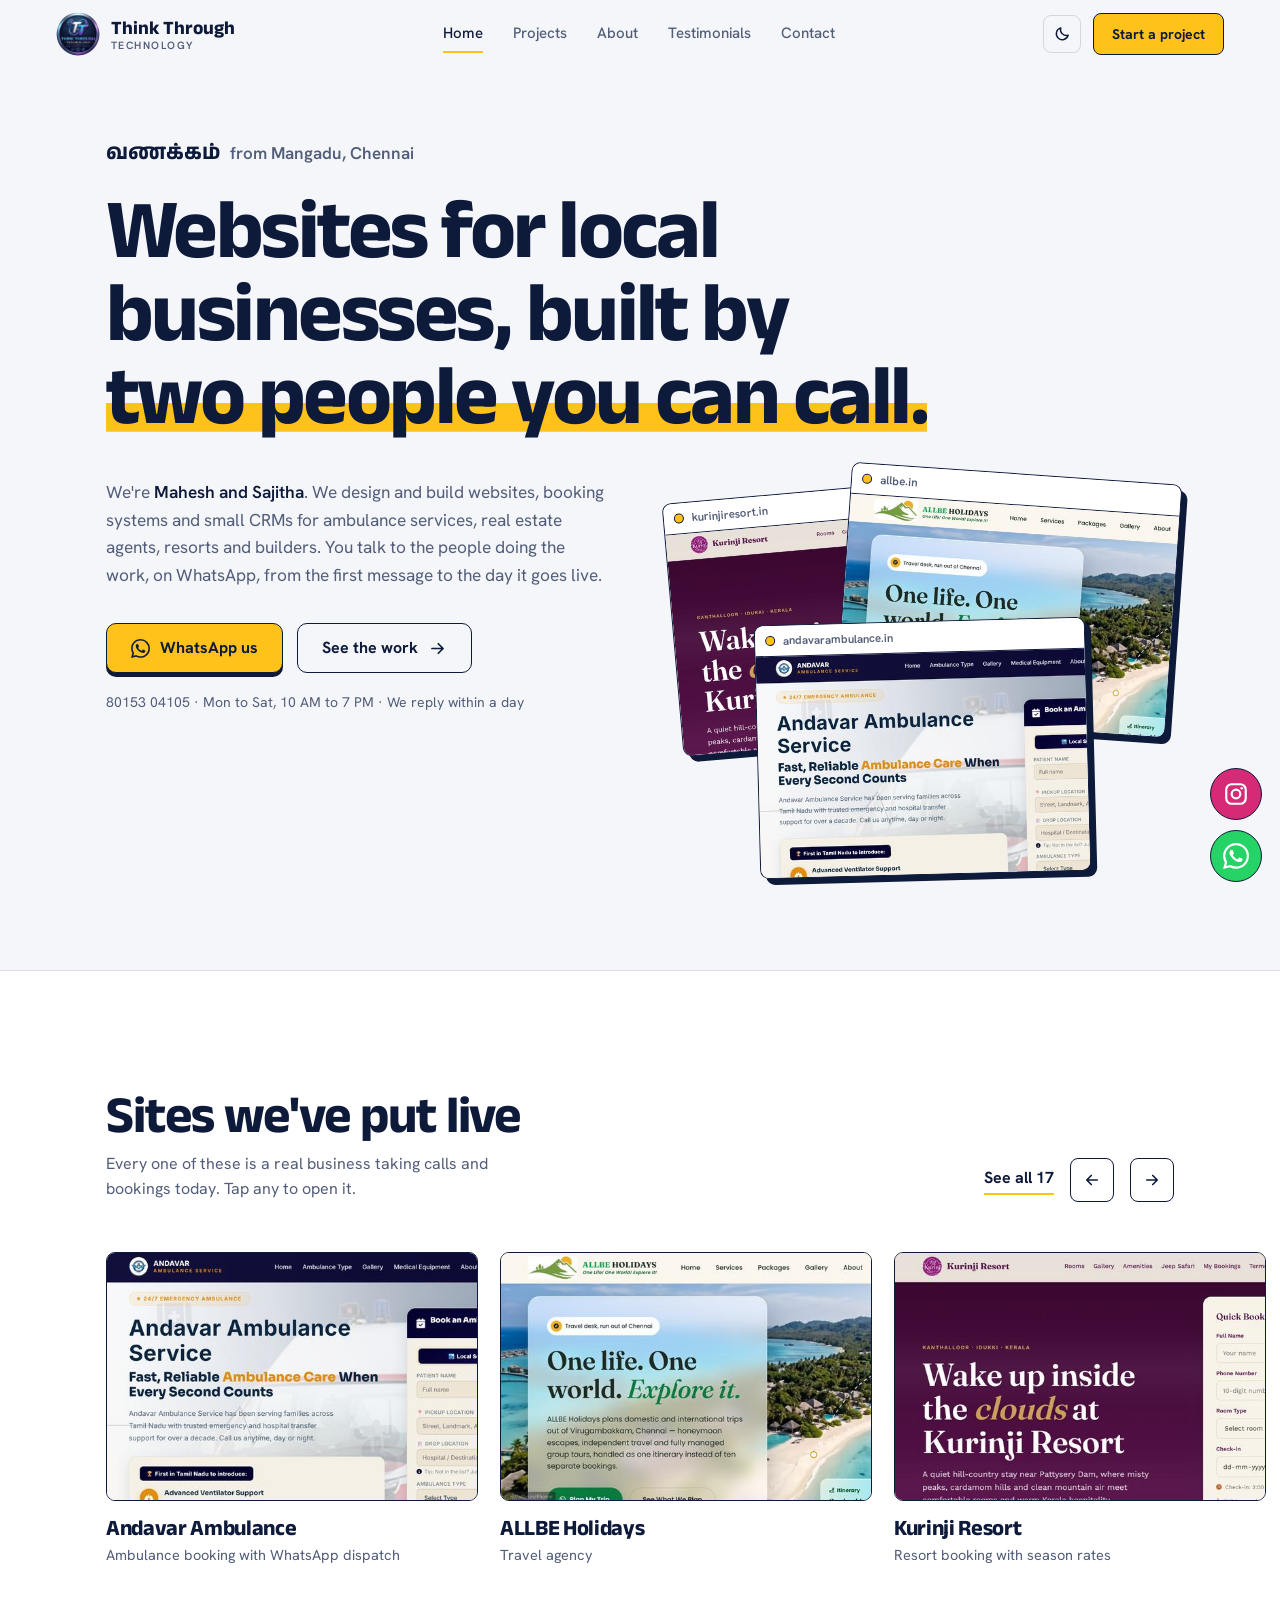
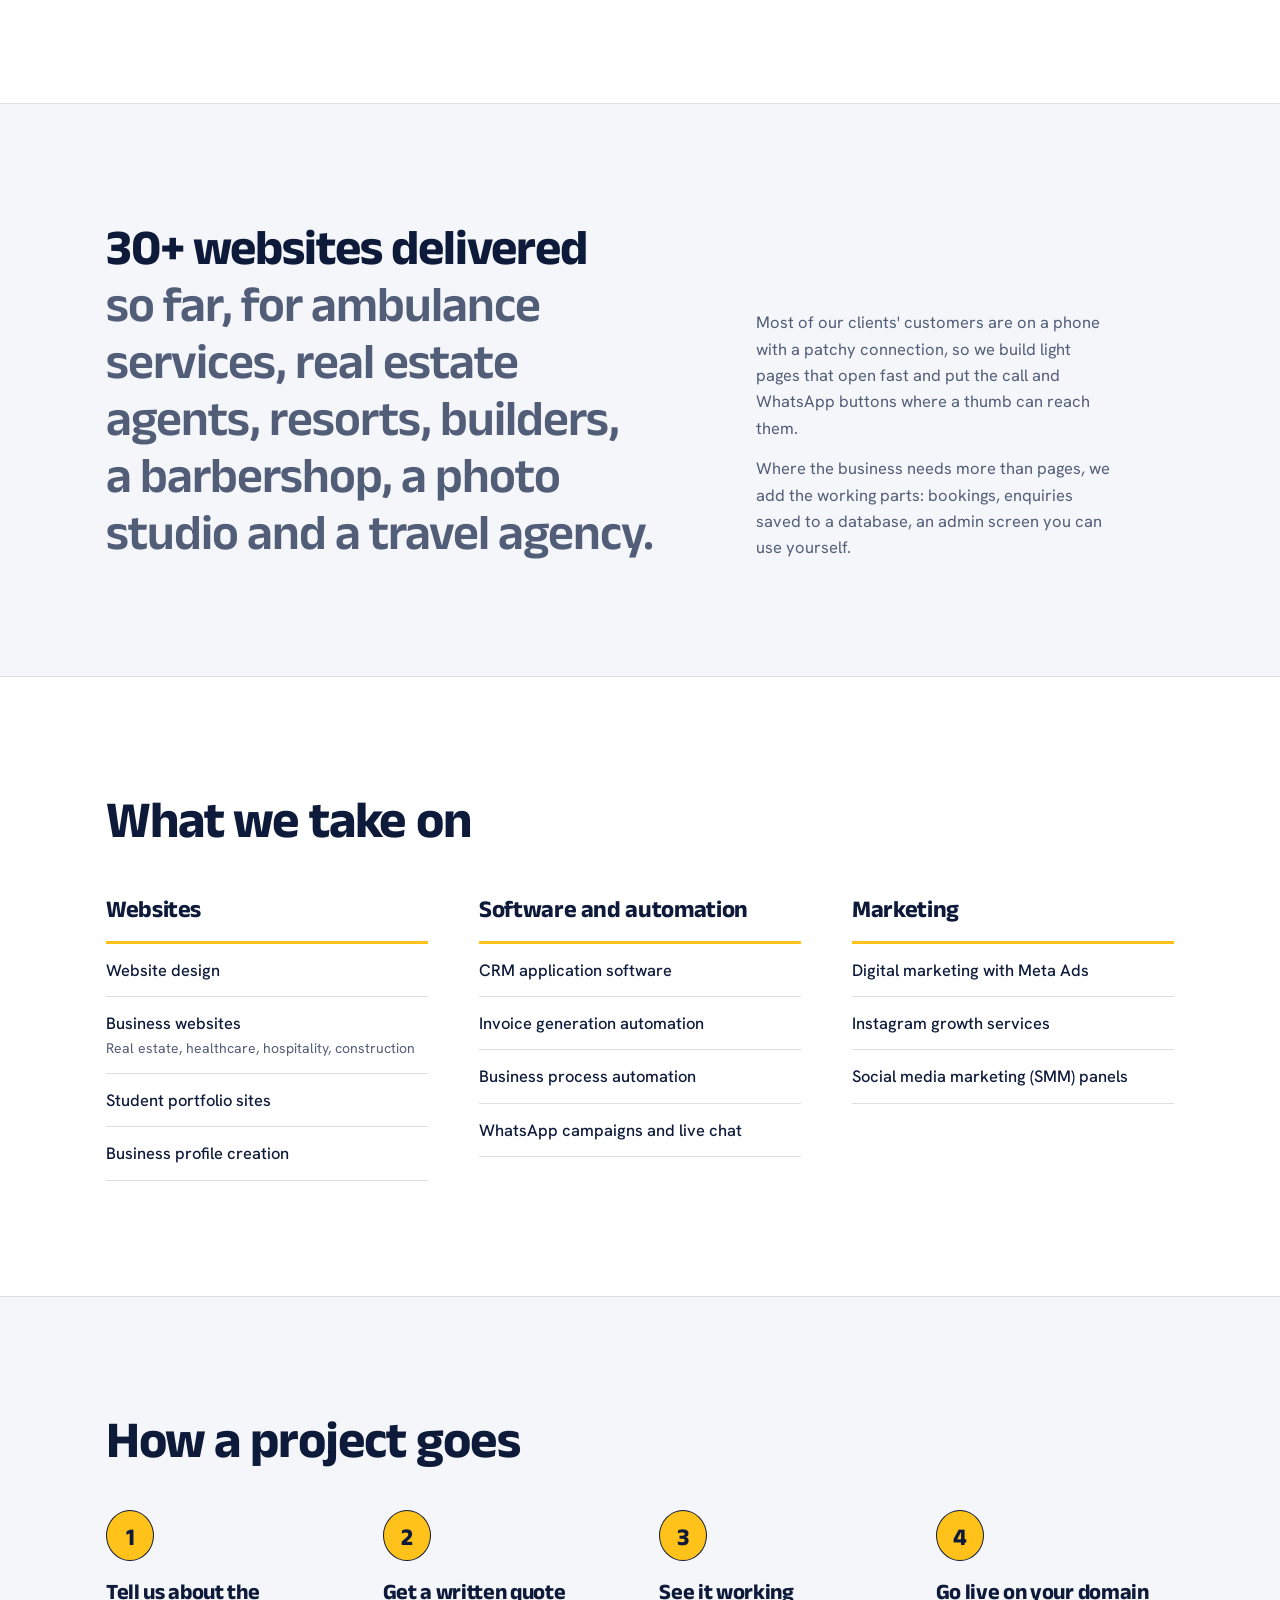
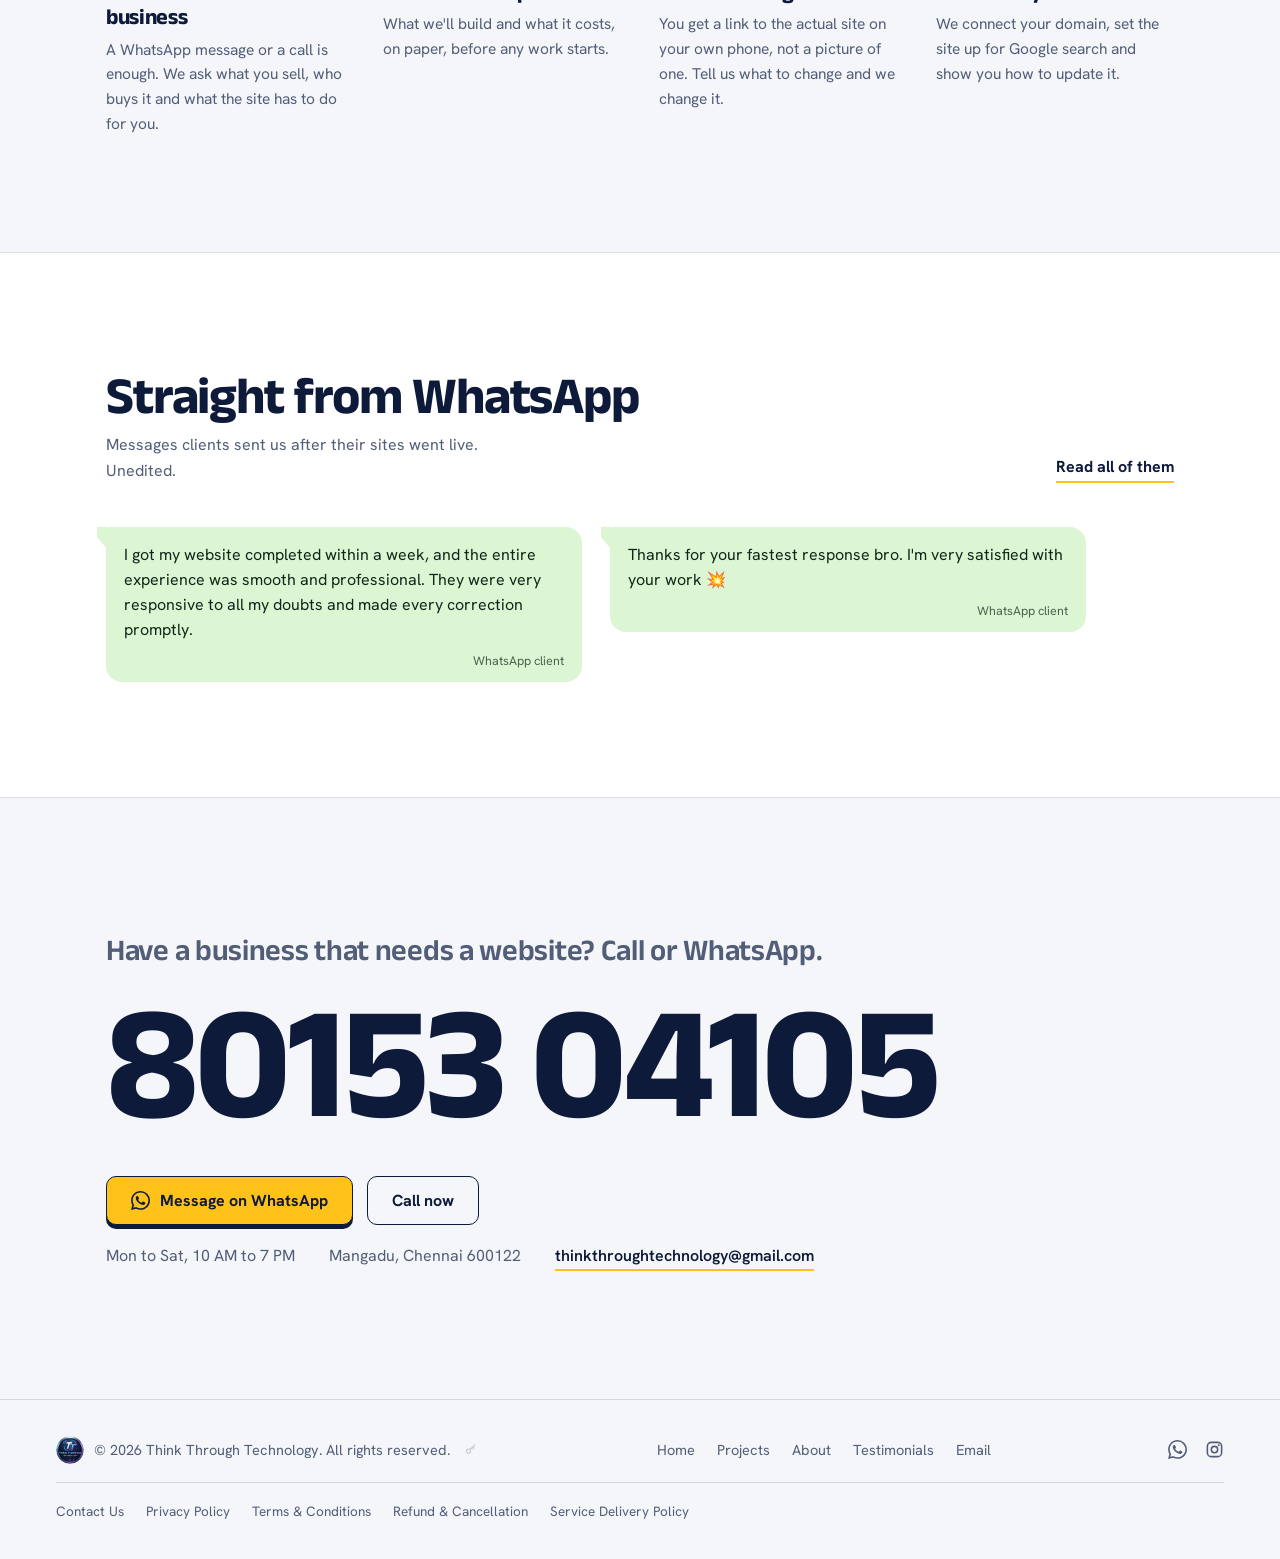
<file: index.html>
<!DOCTYPE html>
<html lang="en">
<head>
<meta charset="UTF-8">
<meta name="viewport" content="width=device-width, initial-scale=1.0, viewport-fit=cover">
<title>Think Through Technology — Website Design & Development Studio in Chennai</title>
<meta name="description" content="Think Through Technology builds fast, beautiful, business-ready websites in Chennai — from real estate portals to booking platforms. Mobile-first, Firebase-powered, and engineered to convert visitors into customers.">
<meta name="keywords" content="website design Chennai, web development company Chennai, business website design, mobile-first websites, Firebase website development, WhatsApp automation website, custom website design India, affordable website design Chennai, real estate website design, CRM software development, website design and development studio">
<meta name="author" content="Think Through Technology">
<meta name="robots" content="index, follow">
<link rel="canonical" href="https://thinkthroughtechnology.in/">

<!-- Open Graph -->
<meta property="og:type" content="website">
<meta property="og:site_name" content="Think Through Technology">
<meta property="og:title" content="Think Through Technology — Website Design & Development Studio in Chennai">
<meta property="og:description" content="Think Through Technology builds fast, beautiful, business-ready websites in Chennai — from real estate portals to booking platforms. Mobile-first, Firebase-powered, and engineered to convert visitors into customers.">
<meta property="og:url" content="https://thinkthroughtechnology.in/">
<meta property="og:image" content="https://thinkthroughtechnology.in/assets/img/logo-512.png">
<meta property="og:locale" content="en_IN">

<!-- Twitter Card -->
<meta name="twitter:card" content="summary_large_image">
<meta name="twitter:title" content="Think Through Technology — Website Design & Development Studio in Chennai">
<meta name="twitter:description" content="Think Through Technology builds fast, beautiful, business-ready websites in Chennai — from real estate portals to booking platforms. Mobile-first, Firebase-powered, and engineered to convert visitors into customers.">
<meta name="twitter:image" content="https://thinkthroughtechnology.in/assets/img/logo-512.png">

<!-- Favicons -->
<link rel="icon" href="/favicon.ico" sizes="any">
<link rel="icon" type="image/png" sizes="16x16" href="assets/img/favicon-16.png">
<link rel="icon" type="image/png" sizes="32x32" href="assets/img/favicon-32.png">
<link rel="icon" type="image/png" sizes="64x64" href="assets/img/favicon-64.png">
<link rel="apple-touch-icon" sizes="180x180" href="assets/img/logo-180.png">
<link rel="manifest" href="/site.webmanifest">
<meta name="theme-color" content="#0e1a3a">

<link rel="preload" href="assets/fonts/anek-latin-wght.woff2" as="font" type="font/woff2" crossorigin>
<link rel="preload" href="assets/fonts/hanken-grotesk-wght.woff2" as="font" type="font/woff2" crossorigin>
<link rel="stylesheet" href="assets/css/style.css">

<script type="application/ld+json">
{
  "@context": "https://schema.org",
  "@type": "Organization",
  "name": "Think Through Technology",
  "url": "https://thinkthroughtechnology.in/",
  "logo": "https://thinkthroughtechnology.in/assets/img/logo-512.png",
  "image": "https://thinkthroughtechnology.in/assets/img/logo-512.png",
  "description": "Website design & development studio in Chennai building fast, mobile-first, business-ready websites.",
  "address": {
    "@type": "PostalAddress",
    "addressLocality": "Chennai",
    "addressRegion": "Tamil Nadu",
    "addressCountry": "IN"
  },
  "sameAs": [
    "https://www.instagram.com/thinkthroughtechnology",
    "https://wa.me/918015304105"
  ],
  "contactPoint": {
    "@type": "ContactPoint",
    "telephone": "+91-80153-04105",
    "contactType": "customer service",
    "email": "thinkthroughtechnology@gmail.com"
  }
}
</script>

<script>
  /* set theme and arm scroll reveals before first paint */
  (function(){
    var t = null; try { t = localStorage.getItem('ttt-theme'); } catch (e) {}
    document.documentElement.setAttribute('data-theme', t || 'light');
    document.documentElement.classList.add('js');
  })();
</script>
</head>
<body>

<svg width="0" height="0" style="position:absolute" aria-hidden="true">
  <symbol id="i-wa" viewBox="0 0 24 24"><path fill="currentColor" d="M17.472 14.382c-.297-.149-1.758-.867-2.03-.967-.273-.099-.471-.148-.67.15-.197.297-.767.966-.94 1.164-.173.199-.347.223-.644.075-.297-.15-1.255-.463-2.39-1.475-.883-.788-1.48-1.761-1.653-2.059-.173-.297-.018-.458.13-.606.134-.133.298-.347.446-.52.149-.174.198-.298.298-.497.099-.198.05-.371-.025-.52-.075-.149-.669-1.612-.916-2.207-.242-.579-.487-.5-.669-.51-.173-.008-.371-.01-.57-.01-.198 0-.52.074-.792.372-.272.297-1.04 1.016-1.04 2.479 0 1.462 1.065 2.875 1.213 3.074.149.198 2.096 3.2 5.077 4.487.709.306 1.262.489 1.694.625.712.227 1.36.195 1.871.118.571-.085 1.758-.719 2.006-1.413.248-.694.248-1.289.173-1.413-.074-.124-.272-.198-.57-.347m-5.421 7.403h-.004a9.87 9.87 0 01-5.031-1.378l-.361-.214-3.741.982.998-3.648-.235-.374a9.86 9.86 0 01-1.51-5.26c.001-5.45 4.436-9.884 9.888-9.884 2.64 0 5.122 1.03 6.988 2.898a9.825 9.825 0 012.893 6.994c-.003 5.45-4.437 9.884-9.885 9.884m8.413-18.297A11.815 11.815 0 0012.05 0C5.495 0 .16 5.335.157 11.892c0 2.096.547 4.142 1.588 5.945L.057 24l6.305-1.654a11.882 11.882 0 005.683 1.448h.005c6.554 0 11.89-5.335 11.893-11.893a11.821 11.821 0 00-3.48-8.413z"/></symbol>
  <symbol id="i-ig" viewBox="0 0 24 24"><g fill="none" stroke="currentColor" stroke-width="2"><rect x="3" y="3" width="18" height="18" rx="5"/><circle cx="12" cy="12" r="4"/></g><circle cx="17.3" cy="6.7" r="1.2" fill="currentColor"/></symbol>
  <symbol id="i-arrow" viewBox="0 0 24 24"><path fill="none" stroke="currentColor" stroke-width="2.2" stroke-linecap="round" stroke-linejoin="round" d="M5 12h14M13 6l6 6-6 6"/></symbol>
  <symbol id="i-back" viewBox="0 0 24 24"><path fill="none" stroke="currentColor" stroke-width="2.2" stroke-linecap="round" stroke-linejoin="round" d="M19 12H5M11 6l-6 6 6 6"/></symbol>
  <symbol id="i-mail" viewBox="0 0 24 24"><g fill="none" stroke="currentColor" stroke-width="2" stroke-linecap="round" stroke-linejoin="round"><rect x="3" y="5" width="18" height="14" rx="2"/><path d="M3.5 7l8.5 6 8.5-6"/></g></symbol>
</svg>

<!-- Navbar -->
<header class="nav" id="siteNav">
  <a href="index.html#top" class="brand-logo">
    <span class="glyph"><img src="assets/img/logo-180.png" alt="Think Through Technology logo" width="44" height="44"></span>
    <span class="brand-text">Think Through<small>TECHNOLOGY</small></span>
  </a>
  <nav class="links">
    <a href="index.html" class="active">Home</a>
    <a href="projects.html">Projects</a>
    <a href="about.html">About</a>
    <a href="testimonials.html">Testimonials</a>
    <a href="index.html#contact">Contact</a>
  </nav>
  <div class="nav-right">
    <button class="theme-toggle" aria-label="Switch to night mode"></button>
    <a href="index.html#contact" class="nav-cta">Start a project</a>
    <div class="burger"><span></span><span></span><span></span></div>
  </div>
</header>

<!-- Mobile menu -->
<div class="mobile-menu">
  <a href="index.html" class="active">Home</a>
  <a href="projects.html">Projects</a>
  <a href="about.html">About</a>
  <a href="testimonials.html">Testimonials</a>
  <a href="index.html#contact">Contact</a>
  <a href="https://wa.me/918015304105?text=Hi%20Think%20Through%20Technology%2C%20I%27d%20like%20to%20discuss%20a%20website%20project." class="btn-primary mm-cta" target="_blank" rel="noopener"><svg><use href="#i-wa"/></svg> WhatsApp us</a>
</div>

<main id="top">

<!-- Hero -->
<section class="hero">
  <div class="wrap">
    <p class="hello"><span lang="ta">வணக்கம்</span> from Mangadu, Chennai</p>
    <h1>Websites for local businesses, built by <span class="hl">two people you can call.</span></h1>
  </div>
  <div class="wrap hero-in">
    <div>
      <p class="sub">We're <b>Mahesh and Sajitha</b>. We design and build websites, booking systems and small CRMs for ambulance services, real estate agents, resorts and builders. You talk to the people doing the work, on WhatsApp, from the first message to the day it goes live.</p>
      <div class="hero-ctas">
        <a href="https://wa.me/918015304105?text=Hi%20Think%20Through%20Technology%2C%20I%27d%20like%20to%20discuss%20a%20website%20project." class="btn-primary" target="_blank" rel="noopener"><svg><use href="#i-wa"/></svg> WhatsApp us</a>
        <a href="projects.html" class="btn-ghost">See the work <svg><use href="#i-arrow"/></svg></a>
      </div>
      <p class="hero-note">80153 04105 · Mon to Sat, 10 AM to 7 PM · We reply within a day</p>
    </div>

    <div class="pile" aria-label="Three client websites we built">
      <a class="shot s1" href="https://kurinjiresort.in/" target="_blank" rel="noopener">
        <span class="bar">kurinjiresort.in</span>
        <img src="assets/projects/kurinji.jpg" alt="Kurinji Resort website" width="544" height="364">
      </a>
      <a class="shot s2" href="https://allbe.in/" target="_blank" rel="noopener">
        <span class="bar">allbe.in</span>
        <img src="assets/projects/allbe.jpg" alt="ALLBE Holidays website" width="544" height="364">
      </a>
      <a class="shot s3" href="https://www.andavarambulance.in/" target="_blank" rel="noopener">
        <span class="bar">andavarambulance.in</span>
        <img src="assets/projects/andavar.jpg" alt="Andavar Ambulance website" width="544" height="364" fetchpriority="high">
      </a>
    </div>
  </div>
</section>

<!-- Work -->
<section class="sec sec-alt" id="work">
  <div class="wrap sec-head" data-reveal>
    <div>
      <h2>Sites we've put live</h2>
      <p>Every one of these is a real business taking calls and bookings today. Tap any to open it.</p>
    </div>
    <div class="strip-tools">
      <a class="text-link" href="projects.html">See all 17</a>
      <button class="strip-btn" data-strip="prev" aria-label="Previous sites"><svg><use href="#i-back"/></svg></button>
      <button class="strip-btn" data-strip="next" aria-label="More sites"><svg><use href="#i-arrow"/></svg></button>
    </div>
  </div>
  <div class="strip" id="workStrip" tabindex="0" aria-label="Client websites, scroll sideways">
    <a class="work" href="https://www.andavarambulance.in/" target="_blank" rel="noopener">
      <div class="frame"><img src="assets/projects/andavar.jpg" alt="Andavar Ambulance website, home page" width="544" height="364" loading="lazy" decoding="async"></div>
      <h3>Andavar Ambulance</h3>
      <p>Ambulance booking with WhatsApp dispatch</p>
    </a>
    <a class="work" href="https://allbe.in/" target="_blank" rel="noopener">
      <div class="frame"><img src="assets/projects/allbe.jpg" alt="ALLBE Holidays website, home page" width="544" height="364" loading="lazy" decoding="async"></div>
      <h3>ALLBE Holidays</h3>
      <p>Travel agency</p>
    </a>
    <a class="work" href="https://kurinjiresort.in/" target="_blank" rel="noopener">
      <div class="frame"><img src="assets/projects/kurinji.jpg" alt="Kurinji Resort website, home page" width="544" height="364" loading="lazy" decoding="async"></div>
      <h3>Kurinji Resort</h3>
      <p>Resort booking with season rates</p>
    </a>
    <a class="work" href="https://zorrocut.com/" target="_blank" rel="noopener">
      <div class="frame"><img src="assets/projects/zorrocut.jpg" alt="ZorroCut website, home page" width="544" height="364" loading="lazy" decoding="async"></div>
      <h3>ZorroCut</h3>
      <p>Barbershop billing and attendance</p>
    </a>
    <a class="work" href="https://bluepeakconstructions.com/" target="_blank" rel="noopener">
      <div class="frame"><img src="assets/projects/bluepeak.jpg" alt="Bluepeak Constructions website, home page" width="544" height="364" loading="lazy" decoding="async"></div>
      <h3>Bluepeak Constructions</h3>
      <p>Construction company</p>
    </a>
    <a class="work" href="https://bmsphotographystudioz.in/" target="_blank" rel="noopener">
      <div class="frame"><img src="assets/projects/bms.jpg" alt="BMS Photography Studioz website, home page" width="544" height="364" loading="lazy" decoding="async"></div>
      <h3>BMS Photography Studioz</h3>
      <p>Photography studio</p>
    </a>
    <a class="work" href="https://maheshkumar040795-afk.github.io/Ammanaina_Real_Estate/" target="_blank" rel="noopener">
      <div class="frame"><img src="assets/projects/ammanaina.jpg" alt="Ammanaina Real Estate website, home page" width="544" height="364" loading="lazy" decoding="async"></div>
      <h3>Ammanaina Real Estate</h3>
      <p>Property listings</p>
    </a>
    <a class="work" href="https://srikrithanya.com/" target="_blank" rel="noopener">
      <div class="frame"><img src="assets/projects/srikrithanya.jpg" alt="Srikrithanya Pvt Ltd website, home page" width="544" height="364" loading="lazy" decoding="async"></div>
      <h3>Srikrithanya Pvt Ltd</h3>
      <p>Fire, electrical and MEP engineering</p>
    </a>
    <a class="work" href="https://maheshkumar040795-afk.github.io/Jeeva-_jee-_Builders/" target="_blank" rel="noopener">
      <div class="frame"><img src="assets/projects/jeevajee.jpg" alt="Jeeva Jee Builders website, home page" width="544" height="364" loading="lazy" decoding="async"></div>
      <h3>Jeeva Jee Builders</h3>
      <p>Construction and interiors</p>
    </a>
  </div>
</section>

<!-- So far -->
<section class="sec">
  <div class="wrap sofar-row" data-reveal>
    <p class="sofar"><b>30+ websites delivered</b> so far, for ambulance services, real estate agents, resorts, builders, a barbershop, a photo studio and a travel agency.</p>
    <div class="sofar-side">
      <p>Most of our clients' customers are on a phone with a patchy connection, so we build light pages that open fast and put the call and WhatsApp buttons where a thumb can reach them.</p>
      <p>Where the business needs more than pages, we add the working parts: bookings, enquiries saved to a database, an admin screen you can use yourself.</p>
    </div>
  </div>
</section>

<!-- Services -->
<section class="sec sec-alt" id="services">
  <div class="wrap">
    <div class="sec-head" data-reveal><h2>What we take on</h2></div>
    <div class="svc" data-reveal>
      <div>
        <h3>Websites</h3>
        <ul>
          <li>Website design</li>
          <li>Business websites<small>Real estate, healthcare, hospitality, construction</small></li>
          <li>Student portfolio sites</li>
          <li>Business profile creation</li>
        </ul>
      </div>
      <div>
        <h3>Software and automation</h3>
        <ul>
          <li>CRM application software</li>
          <li>Invoice generation automation</li>
          <li>Business process automation</li>
          <li>WhatsApp campaigns and live chat</li>
        </ul>
      </div>
      <div>
        <h3>Marketing</h3>
        <ul>
          <li>Digital marketing with Meta Ads</li>
          <li>Instagram growth services</li>
          <li>Social media marketing (SMM) panels</li>
        </ul>
      </div>
    </div>
  </div>
</section>

<!-- Process -->
<section class="sec" id="approach">
  <div class="wrap">
    <div class="sec-head" data-reveal><h2>How a project goes</h2></div>
    <ol class="steps" data-reveal>
      <li><h3>Tell us about the business</h3><p>A WhatsApp message or a call is enough. We ask what you sell, who buys it and what the site has to do for you.</p></li>
      <li><h3>Get a written quote</h3><p>What we'll build and what it costs, on paper, before any work starts.</p></li>
      <li><h3>See it working</h3><p>You get a link to the actual site on your own phone, not a picture of one. Tell us what to change and we change it.</p></li>
      <li><h3>Go live on your domain</h3><p>We connect your domain, set the site up for Google search and show you how to update it.</p></li>
    </ol>
  </div>
</section>

<!-- Client messages -->
<section class="sec sec-alt">
  <div class="wrap">
    <div class="sec-head" data-reveal>
      <div>
        <h2>Straight from WhatsApp</h2>
        <p>Messages clients sent us after their sites went live. Unedited.</p>
      </div>
      <a class="text-link" href="testimonials.html">Read all of them</a>
    </div>
    <div class="chat" data-reveal>
      <div class="bubble">I got my website completed within a week, and the entire experience was smooth and professional. They were very responsive to all my doubts and made every correction promptly.<span class="meta">WhatsApp client</span></div>
      <div class="bubble">Thanks for your fastest response bro. I'm very satisfied with your work 💥<span class="meta">WhatsApp client</span></div>
    </div>
  </div>
</section>

<!-- Contact -->
<section class="contact" id="contact">
  <div class="wrap" data-reveal>
    <h2>Have a business that needs a website? Call or WhatsApp.</h2>
    <a class="tel" href="https://wa.me/918015304105?text=Hi%20Think%20Through%20Technology%2C%20I%27d%20like%20to%20discuss%20a%20website%20project." target="_blank" rel="noopener">80153 04105</a>
    <div class="hero-ctas">
      <a href="https://wa.me/918015304105?text=Hi%20Think%20Through%20Technology%2C%20I%27d%20like%20to%20discuss%20a%20website%20project." class="btn-primary" target="_blank" rel="noopener"><svg><use href="#i-wa"/></svg> Message on WhatsApp</a>
      <a href="tel:+918015304105" class="btn-ghost">Call now</a>
    </div>
    <div class="contact-meta">
      <span>Mon to Sat, 10 AM to 7 PM</span>
      <span>Mangadu, Chennai 600122</span>
      <a href="mailto:thinkthroughtechnology@gmail.com">thinkthroughtechnology@gmail.com</a>
    </div>
  </div>
</section>

</main>

<footer>
  <div class="f-brand">
    <span class="glyph"><img src="assets/img/logo-180.png" alt="" width="28" height="28" loading="lazy"></span>
    <span>© <span id="year"></span> Think Through Technology. All rights reserved.</span>
    <a href="admin/payment-link.html" class="f-admin" rel="nofollow" title="Payment links" aria-label="Payment links (admin)"><svg width="11" height="11" viewBox="0 0 24 24" fill="none" stroke="currentColor" stroke-width="2.2" stroke-linecap="round" stroke-linejoin="round" aria-hidden="true"><circle cx="7.5" cy="15.5" r="4.5"/><path d="M10.7 12.3 21 2m-4 4 3 3m-6-0 3 3"/></svg></a>
  </div>
  <div class="f-links">
    <a href="index.html">Home</a>
    <a href="projects.html">Projects</a>
    <a href="about.html">About</a>
    <a href="testimonials.html">Testimonials</a>
    <a href="mailto:thinkthroughtechnology@gmail.com">Email</a>
  </div>
  <div class="f-social">
    <a href="https://wa.me/918015304105" target="_blank" rel="noopener" aria-label="WhatsApp"><svg><use href="#i-wa"/></svg></a>
    <a href="https://www.instagram.com/thinkthroughtechnology" target="_blank" rel="noopener" aria-label="Instagram"><svg><use href="#i-ig"/></svg></a>
  </div>
  <div class="f-legal">
    <a href="contact.html">Contact Us</a>
    <a href="privacy-policy.html">Privacy Policy</a>
    <a href="terms-and-conditions.html">Terms &amp; Conditions</a>
    <a href="refund-policy.html">Refund &amp; Cancellation</a>
    <a href="delivery-policy.html">Service Delivery Policy</a>
  </div>
</footer>

<a class="float-ig" href="https://www.instagram.com/thinkthroughtechnology" target="_blank" rel="noopener" aria-label="Follow on Instagram"><svg><use href="#i-ig"/></svg></a>
<a class="float-wa" href="https://wa.me/918015304105?text=Hi%20Think%20Through%20Technology%2C%20I%27d%20like%20to%20discuss%20a%20website%20project." target="_blank" rel="noopener" aria-label="Chat on WhatsApp"><svg><use href="#i-wa"/></svg></a>

<script src="assets/js/main.js"></script>
</body>
</html>
</file>
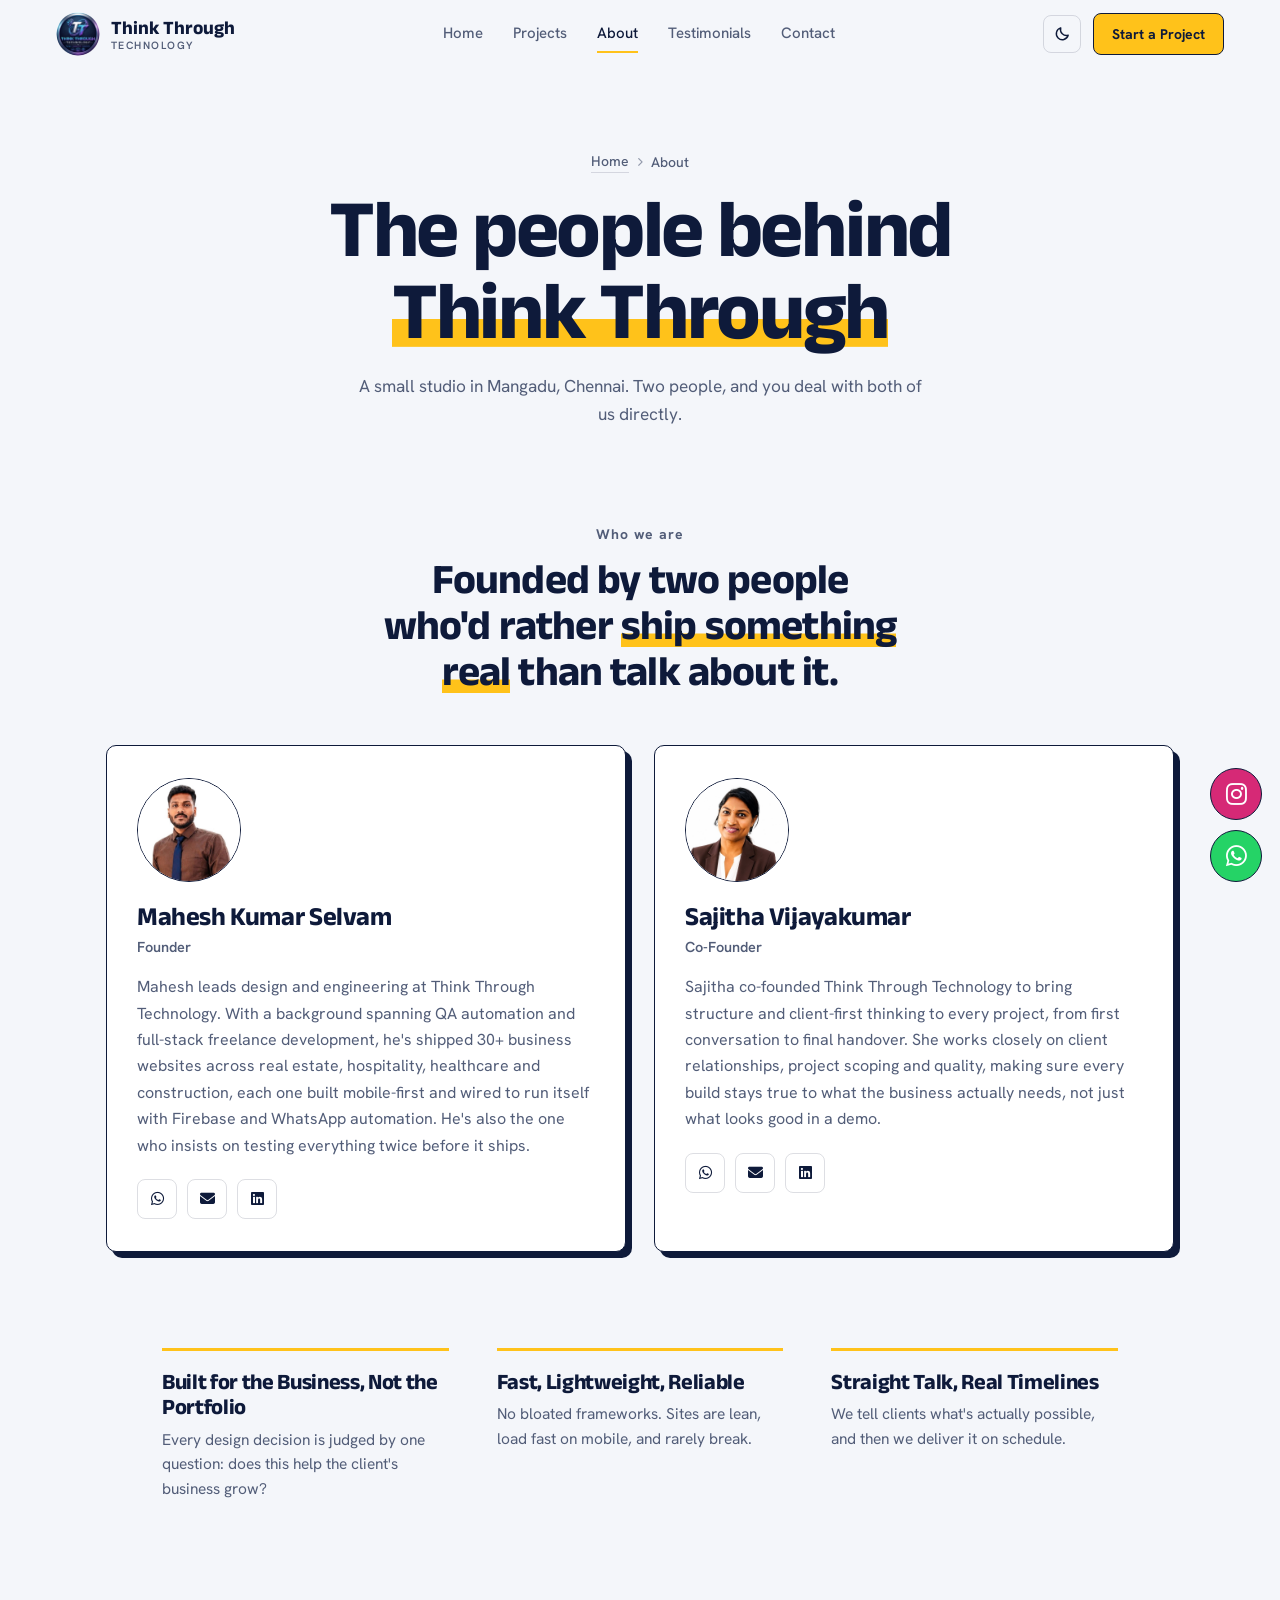
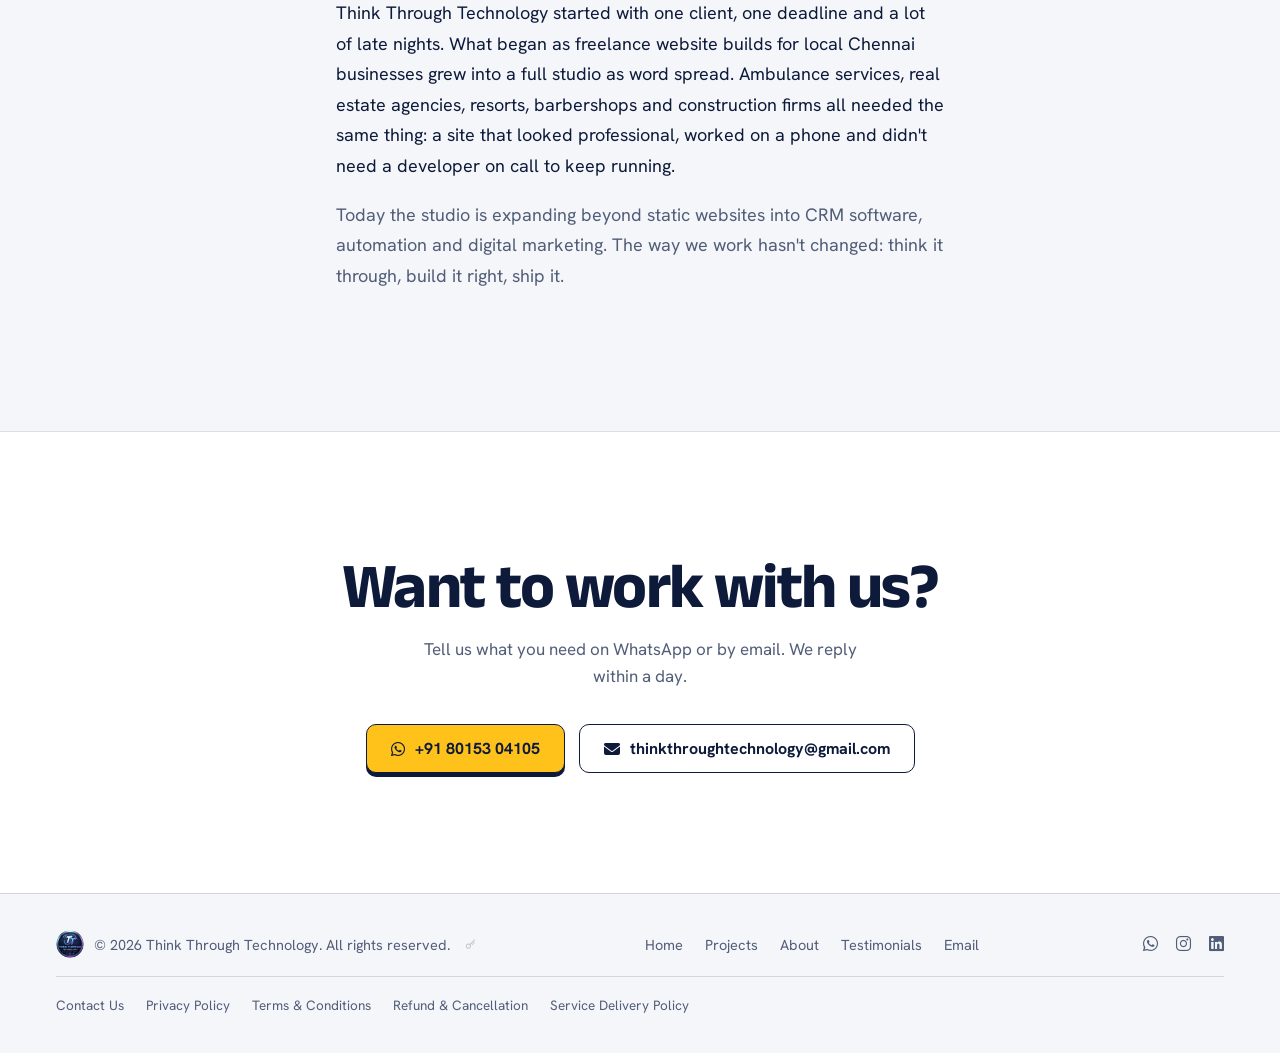
<file: about.html>
<!DOCTYPE html>
<html lang="en">
<head>
<meta charset="UTF-8">
<meta name="viewport" content="width=device-width, initial-scale=1.0, viewport-fit=cover">
<title>About Us — Think Through Technology | Meet the Team</title>
<meta name="description" content="Meet the team behind Think Through Technology — Founder Mahesh Kumar Selvam and Co-Founder Sajitha Vijayakumar. Learn our story, values and approach to building websites that work.">
<meta name="keywords" content="about Think Through Technology, Chennai web design studio, Mahesh Kumar Selvam, Sajitha Vijayakumar, website design company Chennai, web development team Chennai">
<meta name="author" content="Think Through Technology">
<meta name="robots" content="index, follow">
<link rel="canonical" href="https://thinkthroughtechnology.in/about.html">

<!-- Open Graph -->
<meta property="og:type" content="website">
<meta property="og:site_name" content="Think Through Technology">
<meta property="og:title" content="About Us — Think Through Technology | Meet the Team">
<meta property="og:description" content="Meet the team behind Think Through Technology — Founder Mahesh Kumar Selvam and Co-Founder Sajitha Vijayakumar. Learn our story, values and approach to building websites that work.">
<meta property="og:url" content="https://thinkthroughtechnology.in/about.html">
<meta property="og:image" content="https://thinkthroughtechnology.in/assets/img/logo-512.png">
<meta property="og:locale" content="en_IN">

<!-- Twitter Card -->
<meta name="twitter:card" content="summary_large_image">
<meta name="twitter:title" content="About Us — Think Through Technology | Meet the Team">
<meta name="twitter:description" content="Meet the team behind Think Through Technology — Founder Mahesh Kumar Selvam and Co-Founder Sajitha Vijayakumar. Learn our story, values and approach to building websites that work.">
<meta name="twitter:image" content="https://thinkthroughtechnology.in/assets/img/logo-512.png">

<!-- Favicons -->
<link rel="icon" href="/favicon.ico" sizes="any">
<link rel="icon" type="image/png" sizes="16x16" href="assets/img/favicon-16.png">
<link rel="icon" type="image/png" sizes="32x32" href="assets/img/favicon-32.png">
<link rel="icon" type="image/png" sizes="64x64" href="assets/img/favicon-64.png">
<link rel="apple-touch-icon" sizes="180x180" href="assets/img/logo-180.png">
<link rel="manifest" href="/site.webmanifest">
<meta name="theme-color" content="#0e1a3a">

<link rel="stylesheet" href="https://cdnjs.cloudflare.com/ajax/libs/font-awesome/6.5.1/css/all.min.css">
<link rel="stylesheet" href="assets/css/style.css">

<script type="application/ld+json">
{
  "@context": "https://schema.org",
  "@type": "Organization",
  "name": "Think Through Technology",
  "url": "https://thinkthroughtechnology.in/",
  "logo": "https://thinkthroughtechnology.in/assets/img/logo-512.png",
  "image": "https://thinkthroughtechnology.in/assets/img/logo-512.png",
  "description": "Website design & development studio in Chennai building fast, mobile-first, business-ready websites.",
  "address": {
    "@type": "PostalAddress",
    "addressLocality": "Chennai",
    "addressRegion": "Tamil Nadu",
    "addressCountry": "IN"
  },
  "sameAs": [
    "https://www.instagram.com/thinkthroughtechnology",
    "https://wa.me/918015304105"
  ],
  "contactPoint": {
    "@type": "ContactPoint",
    "telephone": "+91-80153-04105",
    "contactType": "customer service",
    "email": "thinkthroughtechnology@gmail.com"
  }
}
</script>

<script>
  document.documentElement.setAttribute('data-theme', localStorage.getItem('ttt-theme') || 'light');
</script>
</head>
<body>

<div class="grain"></div>
<div class="vignette"></div>

<!-- Navbar -->
<header class="nav" id="siteNav">
  <a href="index.html#top" class="brand-logo">
    <span class="glyph"><img src="assets/img/logo-180.png" alt="Think Through Technology logo"></span>
    <span class="brand-text">Think Through<small>TECHNOLOGY</small></span>
  </a>
  <nav class="links">
    <a href="index.html">Home</a>
    <a href="projects.html">Projects</a>
    <a href="about.html" class="active">About</a>
    <a href="testimonials.html">Testimonials</a>
    <a href="index.html#contact">Contact</a>
  </nav>
  <div class="nav-right">
    <button class="theme-toggle" aria-label="Toggle day/night mode"><i class="fa-solid fa-sun"></i></button>
    <a href="index.html#contact" class="nav-cta">Start a Project</a>
    <div class="burger"><span></span><span></span><span></span></div>
  </div>
</header>

<!-- Mobile menu -->
<div class="mobile-menu">
  <a href="index.html">Home</a>
  <a href="projects.html">Projects</a>
  <a href="about.html" class="active">About</a>
  <a href="testimonials.html">Testimonials</a>
  <a href="index.html#contact">Contact</a>
  <a href="index.html#contact" class="btn-primary mm-cta"><i class="fa-brands fa-whatsapp"></i> Start a Project</a>
</div>

<!-- Page Hero -->
<section class="page-hero">
  <div class="hero-bg"></div>
  <div class="hero-grid"></div>
  <div class="breadcrumb"><a href="index.html">Home</a><i class="fa-solid fa-chevron-right"></i><span>About</span></div>
  <h1>The people behind <span class="hl">Think Through</span></h1>
  <p class="sub" style="margin-top:22px;">A small studio in Mangadu, Chennai. Two people, and you deal with both of us directly.</p>
</section>

<!-- Founders -->
<section class="founders">
  <div class="section-kicker">Who we are</div>
  <h2 class="section-title">Founded by two people who'd rather <span>ship something real</span> than talk about it.</h2>

  <div class="founder-grid">
    <div class="founder-card">
      <div class="founder-avatar"><img src="assets/img/mahesh.jpg" alt="Mahesh Kumar Selvam"></div>
      <h3>Mahesh Kumar Selvam</h3>
      <div class="role">Founder</div>
      <p class="bio">Mahesh leads design and engineering at Think Through Technology. With a background spanning QA automation and full-stack freelance development, he's shipped 30+ business websites across real estate, hospitality, healthcare and construction, each one built mobile-first and wired to run itself with Firebase and WhatsApp automation. He's also the one who insists on testing everything twice before it ships.</p>
      <div class="f-links">
        <a href="https://wa.me/918015304105" target="_blank" aria-label="WhatsApp"><i class="fa-brands fa-whatsapp"></i></a>
        <a href="mailto:thinkthroughtechnology@gmail.com" aria-label="Email"><i class="fa-solid fa-envelope"></i></a>
        <a href="#" aria-label="LinkedIn"><i class="fa-brands fa-linkedin"></i></a>
      </div>
    </div>

    <div class="founder-card">
      <div class="founder-avatar"><img src="assets/img/sajitha.jpg" alt="Sajitha Vijayakumar"></div>
      <h3>Sajitha Vijayakumar</h3>
      <div class="role">Co-Founder</div>
      <p class="bio">Sajitha co-founded Think Through Technology to bring structure and client-first thinking to every project, from first conversation to final handover. She works closely on client relationships, project scoping and quality, making sure every build stays true to what the business actually needs, not just what looks good in a demo.</p>
      <div class="f-links">
        <a href="https://wa.me/918015304105" target="_blank" aria-label="WhatsApp"><i class="fa-brands fa-whatsapp"></i></a>
        <a href="mailto:thinkthroughtechnology@gmail.com" aria-label="Email"><i class="fa-solid fa-envelope"></i></a>
        <a href="#" aria-label="LinkedIn"><i class="fa-brands fa-linkedin"></i></a>
      </div>
    </div>
  </div>

  <!-- Values -->
  <div class="values">
    <div class="value-card">
      <i class="fa-solid fa-bullseye"></i>
      <h4>Built for the Business, Not the Portfolio</h4>
      <p>Every design decision is judged by one question: does this help the client's business grow?</p>
    </div>
    <div class="value-card">
      <i class="fa-solid fa-bolt"></i>
      <h4>Fast, Lightweight, Reliable</h4>
      <p>No bloated frameworks. Sites are lean, load fast on mobile, and rarely break.</p>
    </div>
    <div class="value-card">
      <i class="fa-solid fa-handshake"></i>
      <h4>Straight Talk, Real Timelines</h4>
      <p>We tell clients what's actually possible, and then we deliver it on schedule.</p>
    </div>
  </div>

  <!-- Story -->
  <div class="story-block">
    <p>Think Through Technology started with one client, one deadline and a lot of late nights. What began as freelance website builds for local Chennai businesses grew into a full studio as word spread. Ambulance services, real estate agencies, resorts, barbershops and construction firms all needed the same thing: a site that looked professional, worked on a phone and didn't need a developer on call to keep running.</p>
    <p>Today the studio is expanding beyond static websites into CRM software, automation and digital marketing. The way we work hasn't changed: think it through, build it right, ship it.</p>
  </div>
</section>

<!-- Final CTA -->
<section class="cta-final" id="contact" style="margin-top:120px;">
  <h2>Want to work with us?</h2>
  <p>Tell us what you need on WhatsApp or by email. We reply within a day.</p>
  <div class="hero-ctas">
    <a href="https://wa.me/918015304105?text=Hi%20Think%20Through%20Technology%2C%20I%27d%20like%20to%20discuss%20a%20website%20project." class="btn-primary" target="_blank"><i class="fa-brands fa-whatsapp"></i> +91 80153 04105</a>
    <a href="mailto:thinkthroughtechnology@gmail.com" class="btn-ghost"><i class="fa-solid fa-envelope"></i> thinkthroughtechnology@gmail.com</a>
  </div>
</section>

<footer>
  <div class="f-brand">
    <span class="glyph"><img src="assets/img/logo-180.png" alt=""></span>
    <span>© <span id="year"></span> Think Through Technology. All rights reserved.</span>
    <a href="admin/payment-link.html" class="f-admin" rel="nofollow" title="Payment links" aria-label="Payment links (admin)"><svg width="11" height="11" viewBox="0 0 24 24" fill="none" stroke="currentColor" stroke-width="2.2" stroke-linecap="round" stroke-linejoin="round" aria-hidden="true"><circle cx="7.5" cy="15.5" r="4.5"/><path d="M10.7 12.3 21 2m-4 4 3 3m-6-0 3 3"/></svg></a>
  </div>
  <div class="f-links">
    <a href="index.html">Home</a>
    <a href="projects.html">Projects</a>
    <a href="about.html">About</a>
    <a href="testimonials.html">Testimonials</a>
    <a href="mailto:thinkthroughtechnology@gmail.com">Email</a>
  </div>
  <div class="f-social">
    <a href="https://wa.me/918015304105" target="_blank" aria-label="WhatsApp"><i class="fa-brands fa-whatsapp"></i></a>
    <a href="https://www.instagram.com/thinkthroughtechnology?igsi=MXBtcmg1cXJ1Y25q" target="_blank" aria-label="Instagram"><i class="fa-brands fa-instagram"></i></a>
    <a href="#" target="_blank" aria-label="LinkedIn"><i class="fa-brands fa-linkedin"></i></a>
  </div>
  <div class="f-legal">
    <a href="contact.html">Contact Us</a>
    <a href="privacy-policy.html">Privacy Policy</a>
    <a href="terms-and-conditions.html">Terms &amp; Conditions</a>
    <a href="refund-policy.html">Refund &amp; Cancellation</a>
    <a href="delivery-policy.html">Service Delivery Policy</a>
  </div>
</footer>

<a class="float-ig" href="https://www.instagram.com/thinkthroughtechnology?igsi=MXBtcmg1cXJ1Y25q" target="_blank" aria-label="Follow on Instagram"><i class="fa-brands fa-instagram"></i></a>
<a class="float-wa" href="https://wa.me/918015304105?text=Hi%20Think%20Through%20Technology%2C%20I%27d%20like%20to%20discuss%20a%20project." target="_blank" aria-label="Chat on WhatsApp"><i class="fa-brands fa-whatsapp"></i></a>

<script src="assets/js/main.js"></script>
</body>
</html>
</file>
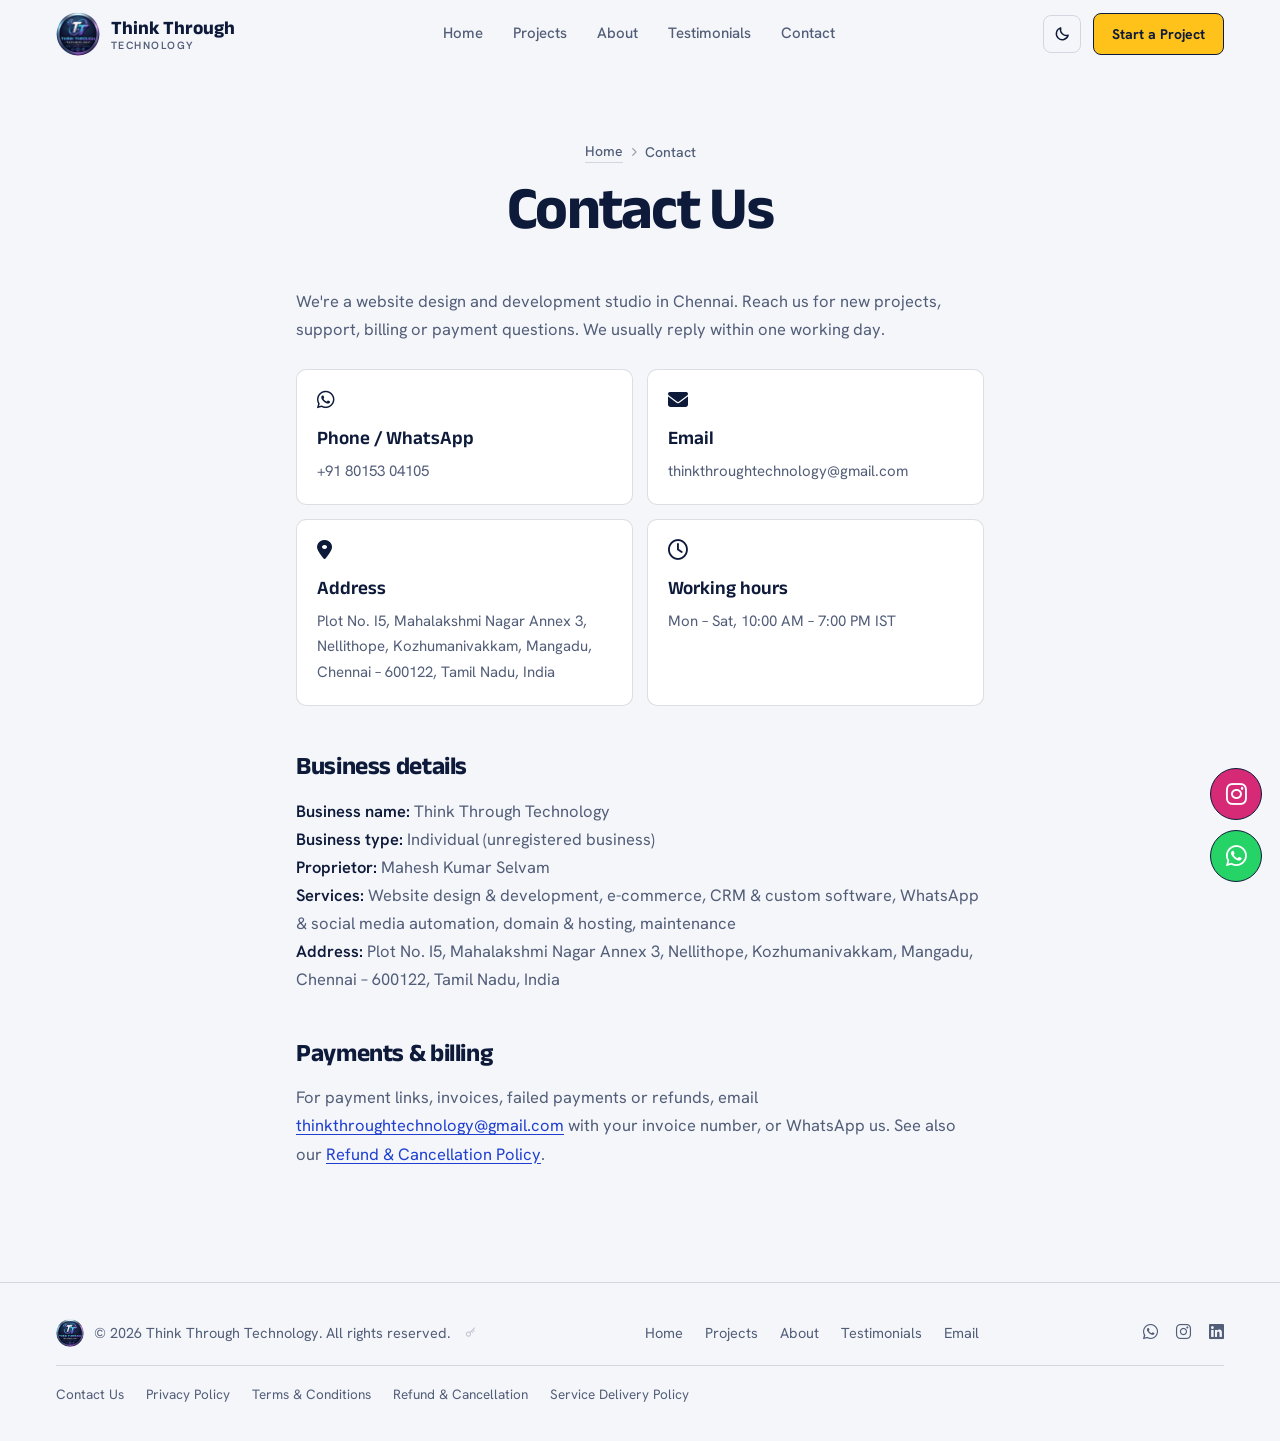
<file: contact.html>
<!DOCTYPE html>
<html lang="en">
<head>
<meta charset="UTF-8">
<meta name="viewport" content="width=device-width, initial-scale=1.0, viewport-fit=cover">
<title>Contact Us — Think Through Technology</title>
<meta name="description" content="Contact Think Through Technology, a website design and development studio in Chennai.">
<meta name="author" content="Think Through Technology">
<meta name="robots" content="index, follow">
<link rel="canonical" href="https://thinkthroughtechnology.in/contact.html">

<!-- Open Graph -->
<meta property="og:type" content="website">
<meta property="og:site_name" content="Think Through Technology">
<meta property="og:title" content="Contact Us — Think Through Technology">
<meta property="og:description" content="Contact Think Through Technology, a website design and development studio in Chennai.">
<meta property="og:url" content="https://thinkthroughtechnology.in/contact.html">
<meta property="og:image" content="https://thinkthroughtechnology.in/assets/img/logo-512.png">
<meta property="og:locale" content="en_IN">

<!-- Twitter Card -->
<meta name="twitter:card" content="summary_large_image">
<meta name="twitter:title" content="Contact Us — Think Through Technology">
<meta name="twitter:description" content="Contact Think Through Technology, a website design and development studio in Chennai.">
<meta name="twitter:image" content="https://thinkthroughtechnology.in/assets/img/logo-512.png">

<!-- Favicons -->
<link rel="icon" href="/favicon.ico" sizes="any">
<link rel="icon" type="image/png" sizes="16x16" href="assets/img/favicon-16.png">
<link rel="icon" type="image/png" sizes="32x32" href="assets/img/favicon-32.png">
<link rel="icon" type="image/png" sizes="64x64" href="assets/img/favicon-64.png">
<link rel="apple-touch-icon" sizes="180x180" href="assets/img/logo-180.png">
<link rel="manifest" href="/site.webmanifest">
<meta name="theme-color" content="#0e1a3a">

<link rel="stylesheet" href="https://cdnjs.cloudflare.com/ajax/libs/font-awesome/6.5.1/css/all.min.css">
<link rel="stylesheet" href="assets/css/style.css">

<script>
  document.documentElement.setAttribute('data-theme', localStorage.getItem('ttt-theme') || 'light');
</script>
</head>
<body>

<div class="grain"></div>
<div class="vignette"></div>

<!-- Navbar -->
<header class="nav" id="siteNav">
  <a href="index.html#top" class="brand-logo">
    <span class="glyph"><img src="assets/img/logo-180.png" alt="Think Through Technology logo"></span>
    <span class="brand-text">Think Through<small>TECHNOLOGY</small></span>
  </a>
  <nav class="links">
    <a href="index.html">Home</a>
    <a href="projects.html">Projects</a>
    <a href="about.html">About</a>
    <a href="testimonials.html">Testimonials</a>
    <a href="index.html#contact">Contact</a>
  </nav>
  <div class="nav-right">
    <button class="theme-toggle" aria-label="Toggle day/night mode"><i class="fa-solid fa-sun"></i></button>
    <a href="index.html#contact" class="nav-cta">Start a Project</a>
    <div class="burger"><span></span><span></span><span></span></div>
  </div>
</header>

<!-- Mobile menu -->
<div class="mobile-menu">
  <a href="index.html">Home</a>
  <a href="projects.html">Projects</a>
  <a href="about.html">About</a>
  <a href="testimonials.html">Testimonials</a>
  <a href="index.html#contact">Contact</a>
  <a href="index.html#contact" class="btn-primary mm-cta"><i class="fa-brands fa-whatsapp"></i> Start a Project</a>
</div>

<!-- Page Hero -->
<section class="page-hero page-hero--compact">
  <div class="hero-bg"></div>
  <div class="hero-grid"></div>
  <div class="breadcrumb"><a href="index.html">Home</a><i class="fa-solid fa-chevron-right"></i><span>Contact</span></div>
  <h1>Contact Us</h1>
</section>

<section class="legal">

<p>We're a website design and development studio in Chennai. Reach us for new projects, support, billing or payment questions. We usually reply within one working day.</p>

<div class="contact-cards">
  <a class="c-card" href="https://wa.me/918015304105" target="_blank"><i class="fa-brands fa-whatsapp"></i><b>Phone / WhatsApp</b><span>+91 80153 04105</span></a>
  <a class="c-card" href="mailto:thinkthroughtechnology@gmail.com"><i class="fa-solid fa-envelope"></i><b>Email</b><span>thinkthroughtechnology@gmail.com</span></a>
  <div class="c-card"><i class="fa-solid fa-location-dot"></i><b>Address</b><span>Plot No. I5, Mahalakshmi Nagar Annex 3, Nellithope, Kozhumanivakkam, Mangadu, Chennai – 600122, Tamil Nadu, India</span></div>
  <div class="c-card"><i class="fa-regular fa-clock"></i><b>Working hours</b><span>Mon – Sat, 10:00 AM – 7:00 PM IST</span></div>
</div>

<h2>Business details</h2>
<p><b>Business name:</b> Think Through Technology<br>
<b>Business type:</b> Individual (unregistered business)<br>
<b>Proprietor:</b> Mahesh Kumar Selvam<br>
<b>Services:</b> Website design &amp; development, e-commerce, CRM &amp; custom software, WhatsApp &amp; social media automation, domain &amp; hosting, maintenance<br>
<b>Address:</b> Plot No. I5, Mahalakshmi Nagar Annex 3, Nellithope, Kozhumanivakkam, Mangadu, Chennai – 600122, Tamil Nadu, India</p>

<h2>Payments &amp; billing</h2>
<p>For payment links, invoices, failed payments or refunds, email <a href="mailto:thinkthroughtechnology@gmail.com">thinkthroughtechnology@gmail.com</a> with your invoice number, or WhatsApp us. See also our <a href="refund-policy.html">Refund &amp; Cancellation Policy</a>.</p>

</section>

<footer>
  <div class="f-brand">
    <span class="glyph"><img src="assets/img/logo-180.png" alt=""></span>
    <span>© <span id="year"></span> Think Through Technology. All rights reserved.</span>
    <a href="admin/payment-link.html" class="f-admin" rel="nofollow" title="Payment links" aria-label="Payment links (admin)"><svg width="11" height="11" viewBox="0 0 24 24" fill="none" stroke="currentColor" stroke-width="2.2" stroke-linecap="round" stroke-linejoin="round" aria-hidden="true"><circle cx="7.5" cy="15.5" r="4.5"/><path d="M10.7 12.3 21 2m-4 4 3 3m-6-0 3 3"/></svg></a>
  </div>
  <div class="f-links">
    <a href="index.html">Home</a>
    <a href="projects.html">Projects</a>
    <a href="about.html">About</a>
    <a href="testimonials.html">Testimonials</a>
    <a href="mailto:thinkthroughtechnology@gmail.com">Email</a>
  </div>
  <div class="f-social">
    <a href="https://wa.me/918015304105" target="_blank" aria-label="WhatsApp"><i class="fa-brands fa-whatsapp"></i></a>
    <a href="https://www.instagram.com/thinkthroughtechnology?igsi=MXBtcmg1cXJ1Y25q" target="_blank" aria-label="Instagram"><i class="fa-brands fa-instagram"></i></a>
    <a href="#" target="_blank" aria-label="LinkedIn"><i class="fa-brands fa-linkedin"></i></a>
  </div>
  <div class="f-legal">
    <a href="contact.html">Contact Us</a>
    <a href="privacy-policy.html">Privacy Policy</a>
    <a href="terms-and-conditions.html">Terms &amp; Conditions</a>
    <a href="refund-policy.html">Refund &amp; Cancellation</a>
    <a href="delivery-policy.html">Service Delivery Policy</a>
  </div>
</footer>

<a class="float-ig" href="https://www.instagram.com/thinkthroughtechnology?igsi=MXBtcmg1cXJ1Y25q" target="_blank" aria-label="Follow on Instagram"><i class="fa-brands fa-instagram"></i></a>
<a class="float-wa" href="https://wa.me/918015304105?text=Hi%20Think%20Through%20Technology%2C%20I%27d%20like%20to%20discuss%20a%20project." target="_blank" aria-label="Chat on WhatsApp"><i class="fa-brands fa-whatsapp"></i></a>

<script src="assets/js/main.js"></script>
</body>
</html>
</file>
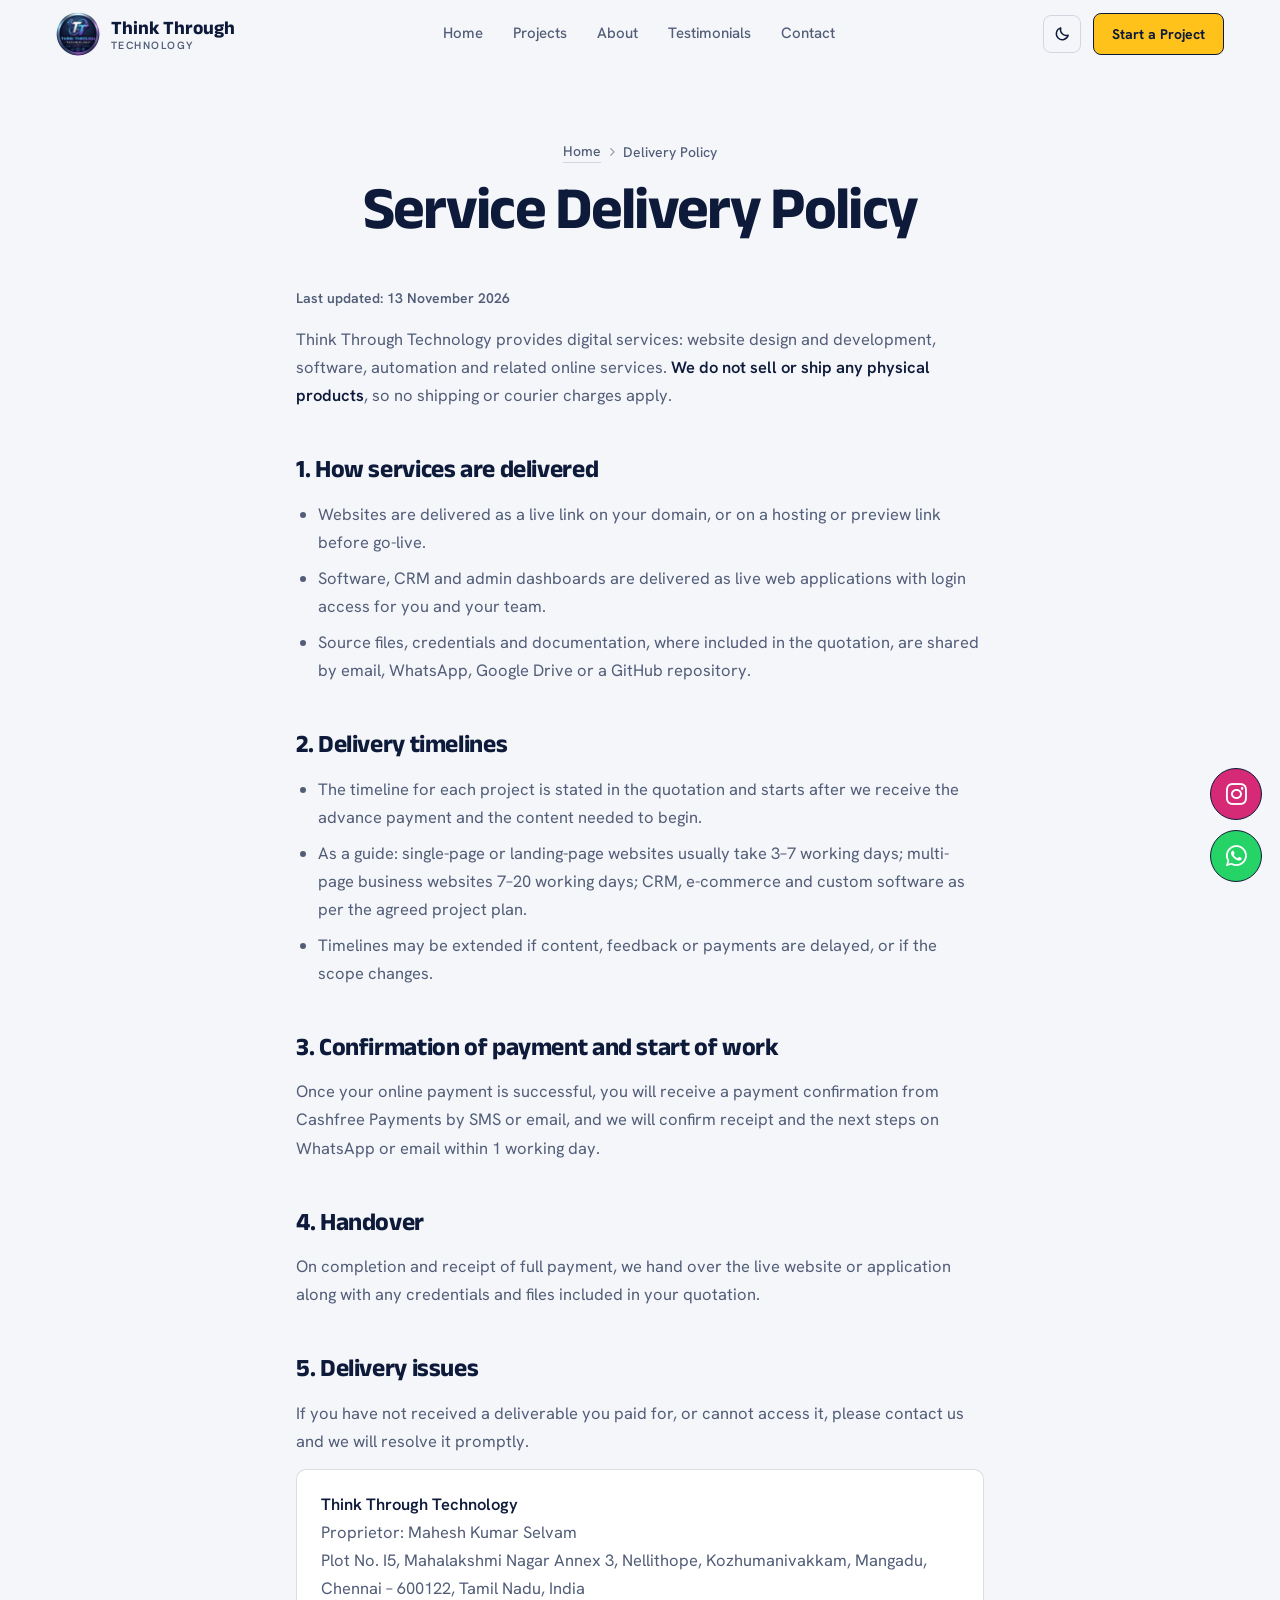
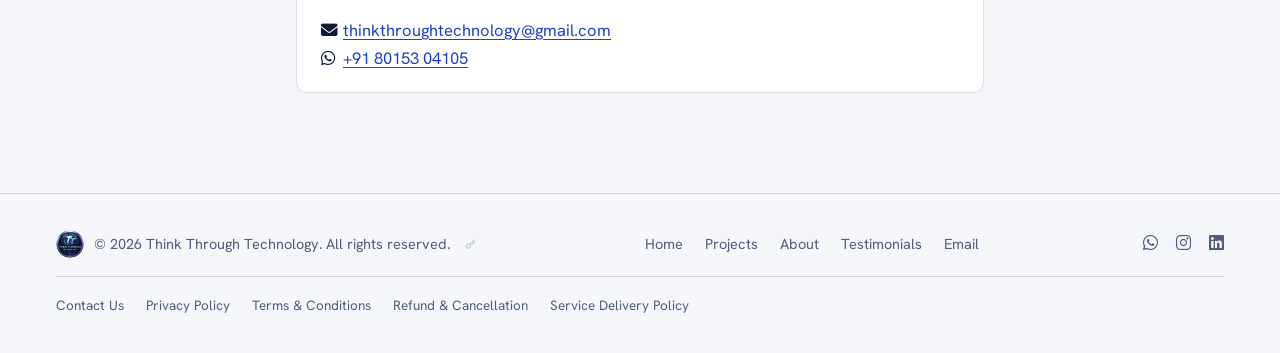
<file: delivery-policy.html>
<!DOCTYPE html>
<html lang="en">
<head>
<meta charset="UTF-8">
<meta name="viewport" content="width=device-width, initial-scale=1.0, viewport-fit=cover">
<title>Service Delivery Policy — Think Through Technology</title>
<meta name="description" content="How Think Through Technology delivers its digital web design and development services.">
<meta name="author" content="Think Through Technology">
<meta name="robots" content="index, follow">
<link rel="canonical" href="https://thinkthroughtechnology.in/delivery-policy.html">

<!-- Open Graph -->
<meta property="og:type" content="website">
<meta property="og:site_name" content="Think Through Technology">
<meta property="og:title" content="Service Delivery Policy — Think Through Technology">
<meta property="og:description" content="How Think Through Technology delivers its digital web design and development services.">
<meta property="og:url" content="https://thinkthroughtechnology.in/delivery-policy.html">
<meta property="og:image" content="https://thinkthroughtechnology.in/assets/img/logo-512.png">
<meta property="og:locale" content="en_IN">

<!-- Twitter Card -->
<meta name="twitter:card" content="summary_large_image">
<meta name="twitter:title" content="Service Delivery Policy — Think Through Technology">
<meta name="twitter:description" content="How Think Through Technology delivers its digital web design and development services.">
<meta name="twitter:image" content="https://thinkthroughtechnology.in/assets/img/logo-512.png">

<!-- Favicons -->
<link rel="icon" href="/favicon.ico" sizes="any">
<link rel="icon" type="image/png" sizes="16x16" href="assets/img/favicon-16.png">
<link rel="icon" type="image/png" sizes="32x32" href="assets/img/favicon-32.png">
<link rel="icon" type="image/png" sizes="64x64" href="assets/img/favicon-64.png">
<link rel="apple-touch-icon" sizes="180x180" href="assets/img/logo-180.png">
<link rel="manifest" href="/site.webmanifest">
<meta name="theme-color" content="#0e1a3a">

<link rel="stylesheet" href="https://cdnjs.cloudflare.com/ajax/libs/font-awesome/6.5.1/css/all.min.css">
<link rel="stylesheet" href="assets/css/style.css">

<script>
  document.documentElement.setAttribute('data-theme', localStorage.getItem('ttt-theme') || 'light');
</script>
</head>
<body>

<div class="grain"></div>
<div class="vignette"></div>

<!-- Navbar -->
<header class="nav" id="siteNav">
  <a href="index.html#top" class="brand-logo">
    <span class="glyph"><img src="assets/img/logo-180.png" alt="Think Through Technology logo"></span>
    <span class="brand-text">Think Through<small>TECHNOLOGY</small></span>
  </a>
  <nav class="links">
    <a href="index.html">Home</a>
    <a href="projects.html">Projects</a>
    <a href="about.html">About</a>
    <a href="testimonials.html">Testimonials</a>
    <a href="index.html#contact">Contact</a>
  </nav>
  <div class="nav-right">
    <button class="theme-toggle" aria-label="Toggle day/night mode"><i class="fa-solid fa-sun"></i></button>
    <a href="index.html#contact" class="nav-cta">Start a Project</a>
    <div class="burger"><span></span><span></span><span></span></div>
  </div>
</header>

<!-- Mobile menu -->
<div class="mobile-menu">
  <a href="index.html">Home</a>
  <a href="projects.html">Projects</a>
  <a href="about.html">About</a>
  <a href="testimonials.html">Testimonials</a>
  <a href="index.html#contact">Contact</a>
  <a href="index.html#contact" class="btn-primary mm-cta"><i class="fa-brands fa-whatsapp"></i> Start a Project</a>
</div>

<!-- Page Hero -->
<section class="page-hero page-hero--compact">
  <div class="hero-bg"></div>
  <div class="hero-grid"></div>
  <div class="breadcrumb"><a href="index.html">Home</a><i class="fa-solid fa-chevron-right"></i><span>Delivery Policy</span></div>
  <h1>Service Delivery Policy</h1>
</section>

<section class="legal">
<p class="legal-updated">Last updated: 13 November 2026</p>
<p>Think Through Technology provides digital services: website design and development, software, automation and related online services. <b>We do not sell or ship any physical products</b>, so no shipping or courier charges apply.</p>

<h2>1. How services are delivered</h2>
<ul>
<li>Websites are delivered as a live link on your domain, or on a hosting or preview link before go-live.</li>
<li>Software, CRM and admin dashboards are delivered as live web applications with login access for you and your team.</li>
<li>Source files, credentials and documentation, where included in the quotation, are shared by email, WhatsApp, Google Drive or a GitHub repository.</li>
</ul>

<h2>2. Delivery timelines</h2>
<ul>
<li>The timeline for each project is stated in the quotation and starts after we receive the advance payment and the content needed to begin.</li>
<li>As a guide: single-page or landing-page websites usually take 3–7 working days; multi-page business websites 7–20 working days; CRM, e-commerce and custom software as per the agreed project plan.</li>
<li>Timelines may be extended if content, feedback or payments are delayed, or if the scope changes.</li>
</ul>

<h2>3. Confirmation of payment and start of work</h2>
<p>Once your online payment is successful, you will receive a payment confirmation from Cashfree Payments by SMS or email, and we will confirm receipt and the next steps on WhatsApp or email within 1 working day.</p>

<h2>4. Handover</h2>
<p>On completion and receipt of full payment, we hand over the live website or application along with any credentials and files included in your quotation.</p>

<h2>5. Delivery issues</h2>
<p>If you have not received a deliverable you paid for, or cannot access it, please contact us and we will resolve it promptly.</p>
<div class="legal-contact">
  <p><b>Think Through Technology</b><br>Proprietor: Mahesh Kumar Selvam<br>Plot No. I5, Mahalakshmi Nagar Annex 3, Nellithope, Kozhumanivakkam, Mangadu, Chennai – 600122, Tamil Nadu, India</p>
  <p><i class="fa-solid fa-envelope"></i> <a href="mailto:thinkthroughtechnology@gmail.com">thinkthroughtechnology@gmail.com</a><br>
  <i class="fa-brands fa-whatsapp"></i> <a href="https://wa.me/918015304105" target="_blank">+91 80153 04105</a></p>
</div>

</section>

<footer>
  <div class="f-brand">
    <span class="glyph"><img src="assets/img/logo-180.png" alt=""></span>
    <span>© <span id="year"></span> Think Through Technology. All rights reserved.</span>
    <a href="admin/payment-link.html" class="f-admin" rel="nofollow" title="Payment links" aria-label="Payment links (admin)"><svg width="11" height="11" viewBox="0 0 24 24" fill="none" stroke="currentColor" stroke-width="2.2" stroke-linecap="round" stroke-linejoin="round" aria-hidden="true"><circle cx="7.5" cy="15.5" r="4.5"/><path d="M10.7 12.3 21 2m-4 4 3 3m-6-0 3 3"/></svg></a>
  </div>
  <div class="f-links">
    <a href="index.html">Home</a>
    <a href="projects.html">Projects</a>
    <a href="about.html">About</a>
    <a href="testimonials.html">Testimonials</a>
    <a href="mailto:thinkthroughtechnology@gmail.com">Email</a>
  </div>
  <div class="f-social">
    <a href="https://wa.me/918015304105" target="_blank" aria-label="WhatsApp"><i class="fa-brands fa-whatsapp"></i></a>
    <a href="https://www.instagram.com/thinkthroughtechnology?igsi=MXBtcmg1cXJ1Y25q" target="_blank" aria-label="Instagram"><i class="fa-brands fa-instagram"></i></a>
    <a href="#" target="_blank" aria-label="LinkedIn"><i class="fa-brands fa-linkedin"></i></a>
  </div>
  <div class="f-legal">
    <a href="contact.html">Contact Us</a>
    <a href="privacy-policy.html">Privacy Policy</a>
    <a href="terms-and-conditions.html">Terms &amp; Conditions</a>
    <a href="refund-policy.html">Refund &amp; Cancellation</a>
    <a href="delivery-policy.html">Service Delivery Policy</a>
  </div>
</footer>

<a class="float-ig" href="https://www.instagram.com/thinkthroughtechnology?igsi=MXBtcmg1cXJ1Y25q" target="_blank" aria-label="Follow on Instagram"><i class="fa-brands fa-instagram"></i></a>
<a class="float-wa" href="https://wa.me/918015304105?text=Hi%20Think%20Through%20Technology%2C%20I%27d%20like%20to%20discuss%20a%20project." target="_blank" aria-label="Chat on WhatsApp"><i class="fa-brands fa-whatsapp"></i></a>

<script src="assets/js/main.js"></script>
</body>
</html>
</file>
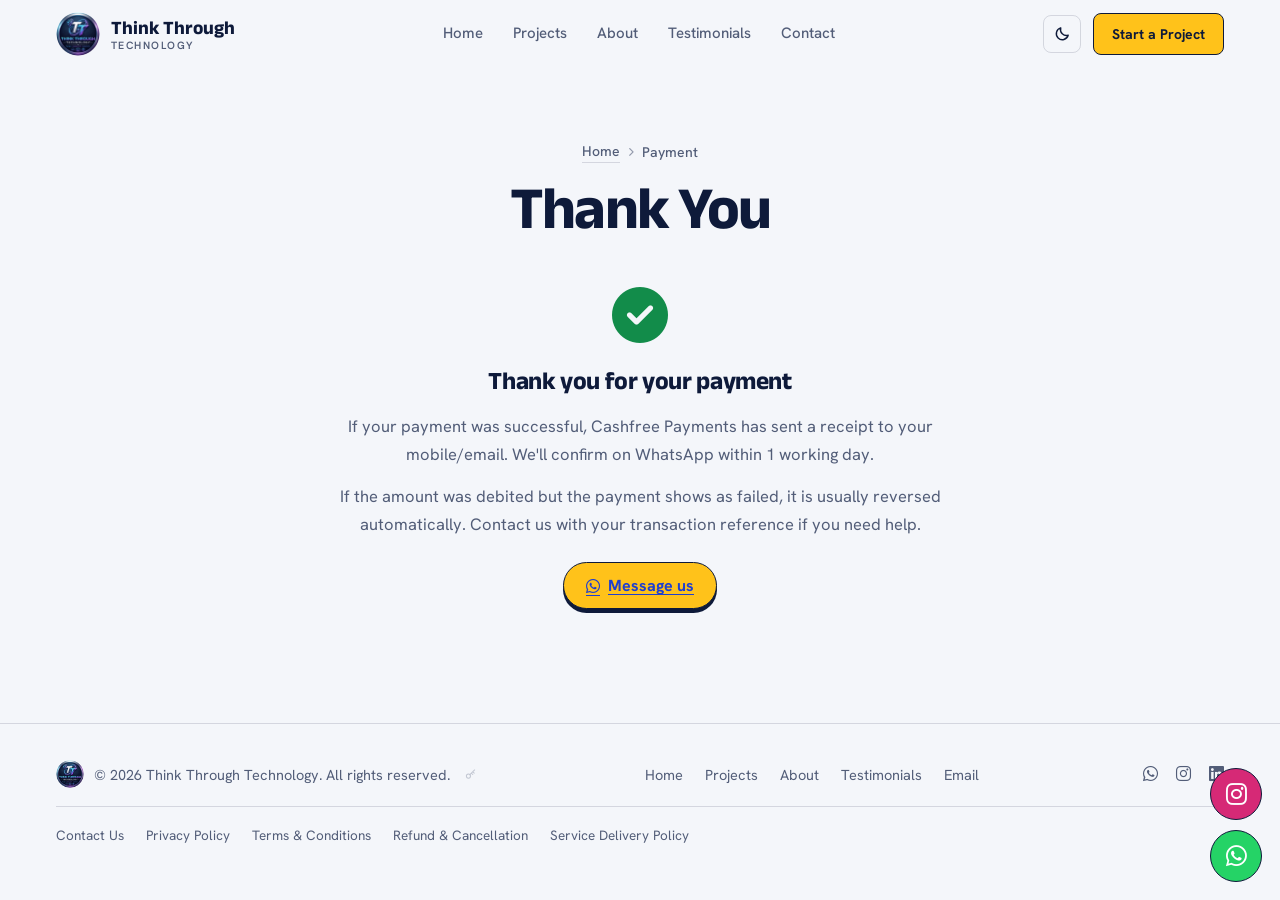
<file: payment-status.html>
<!DOCTYPE html>
<html lang="en">
<head>
<meta charset="UTF-8">
<meta name="viewport" content="width=device-width, initial-scale=1.0, viewport-fit=cover">
<title>Thank You — Think Through Technology</title>
<meta name="description" content="Payment confirmation — Think Through Technology.">
<meta name="author" content="Think Through Technology">
<meta name="robots" content="noindex, nofollow">
<link rel="canonical" href="https://thinkthroughtechnology.in/payment-status.html">

<!-- Open Graph -->
<meta property="og:type" content="website">
<meta property="og:site_name" content="Think Through Technology">
<meta property="og:title" content="Thank You — Think Through Technology">
<meta property="og:description" content="Payment confirmation — Think Through Technology.">
<meta property="og:url" content="https://thinkthroughtechnology.in/payment-status.html">
<meta property="og:image" content="https://thinkthroughtechnology.in/assets/img/logo-512.png">
<meta property="og:locale" content="en_IN">

<!-- Twitter Card -->
<meta name="twitter:card" content="summary_large_image">
<meta name="twitter:title" content="Thank You — Think Through Technology">
<meta name="twitter:description" content="Payment confirmation — Think Through Technology.">
<meta name="twitter:image" content="https://thinkthroughtechnology.in/assets/img/logo-512.png">

<!-- Favicons -->
<link rel="icon" href="/favicon.ico" sizes="any">
<link rel="icon" type="image/png" sizes="16x16" href="assets/img/favicon-16.png">
<link rel="icon" type="image/png" sizes="32x32" href="assets/img/favicon-32.png">
<link rel="icon" type="image/png" sizes="64x64" href="assets/img/favicon-64.png">
<link rel="apple-touch-icon" sizes="180x180" href="assets/img/logo-180.png">
<link rel="manifest" href="/site.webmanifest">
<meta name="theme-color" content="#0e1a3a">

<link rel="stylesheet" href="https://cdnjs.cloudflare.com/ajax/libs/font-awesome/6.5.1/css/all.min.css">
<link rel="stylesheet" href="assets/css/style.css">

<script>
  document.documentElement.setAttribute('data-theme', localStorage.getItem('ttt-theme') || 'light');
</script>
</head>
<body>

<div class="grain"></div>
<div class="vignette"></div>

<!-- Navbar -->
<header class="nav" id="siteNav">
  <a href="index.html#top" class="brand-logo">
    <span class="glyph"><img src="assets/img/logo-180.png" alt="Think Through Technology logo"></span>
    <span class="brand-text">Think Through<small>TECHNOLOGY</small></span>
  </a>
  <nav class="links">
    <a href="index.html">Home</a>
    <a href="projects.html">Projects</a>
    <a href="about.html">About</a>
    <a href="testimonials.html">Testimonials</a>
    <a href="index.html#contact">Contact</a>
  </nav>
  <div class="nav-right">
    <button class="theme-toggle" aria-label="Toggle day/night mode"><i class="fa-solid fa-sun"></i></button>
    <a href="index.html#contact" class="nav-cta">Start a Project</a>
    <div class="burger"><span></span><span></span><span></span></div>
  </div>
</header>

<!-- Mobile menu -->
<div class="mobile-menu">
  <a href="index.html">Home</a>
  <a href="projects.html">Projects</a>
  <a href="about.html">About</a>
  <a href="testimonials.html">Testimonials</a>
  <a href="index.html#contact">Contact</a>
  <a href="index.html#contact" class="btn-primary mm-cta"><i class="fa-brands fa-whatsapp"></i> Start a Project</a>
</div>

<!-- Page Hero -->
<section class="page-hero page-hero--compact">
  <div class="hero-bg"></div>
  <div class="hero-grid"></div>
  <div class="breadcrumb"><a href="index.html">Home</a><i class="fa-solid fa-chevron-right"></i><span>Payment</span></div>
  <h1>Thank You</h1>
</section>

<section class="legal">

<div class="thanks">
  <i class="fa-solid fa-circle-check"></i>
  <h2>Thank you for your payment</h2>
  <p>If your payment was successful, Cashfree Payments has sent a receipt to your mobile/email. We'll confirm on WhatsApp within 1 working day.</p>
  <p>If the amount was debited but the payment shows as failed, it is usually reversed automatically. Contact us with your transaction reference if you need help.</p>
  <p><a class="btn-primary" style="display:inline-flex;gap:8px;align-items:center;padding:13px 22px;border-radius:999px;margin-top:10px" href="https://wa.me/918015304105?text=Hi%2C%20I%20have%20made%20a%20payment." target="_blank"><i class="fa-brands fa-whatsapp"></i> Message us</a></p>
</div>

</section>

<footer>
  <div class="f-brand">
    <span class="glyph"><img src="assets/img/logo-180.png" alt=""></span>
    <span>© <span id="year"></span> Think Through Technology. All rights reserved.</span>
    <a href="admin/payment-link.html" class="f-admin" rel="nofollow" title="Payment links" aria-label="Payment links (admin)"><svg width="11" height="11" viewBox="0 0 24 24" fill="none" stroke="currentColor" stroke-width="2.2" stroke-linecap="round" stroke-linejoin="round" aria-hidden="true"><circle cx="7.5" cy="15.5" r="4.5"/><path d="M10.7 12.3 21 2m-4 4 3 3m-6-0 3 3"/></svg></a>
  </div>
  <div class="f-links">
    <a href="index.html">Home</a>
    <a href="projects.html">Projects</a>
    <a href="about.html">About</a>
    <a href="testimonials.html">Testimonials</a>
    <a href="mailto:thinkthroughtechnology@gmail.com">Email</a>
  </div>
  <div class="f-social">
    <a href="https://wa.me/918015304105" target="_blank" aria-label="WhatsApp"><i class="fa-brands fa-whatsapp"></i></a>
    <a href="https://www.instagram.com/thinkthroughtechnology?igsi=MXBtcmg1cXJ1Y25q" target="_blank" aria-label="Instagram"><i class="fa-brands fa-instagram"></i></a>
    <a href="#" target="_blank" aria-label="LinkedIn"><i class="fa-brands fa-linkedin"></i></a>
  </div>
  <div class="f-legal">
    <a href="contact.html">Contact Us</a>
    <a href="privacy-policy.html">Privacy Policy</a>
    <a href="terms-and-conditions.html">Terms &amp; Conditions</a>
    <a href="refund-policy.html">Refund &amp; Cancellation</a>
    <a href="delivery-policy.html">Service Delivery Policy</a>
  </div>
</footer>

<a class="float-ig" href="https://www.instagram.com/thinkthroughtechnology?igsi=MXBtcmg1cXJ1Y25q" target="_blank" aria-label="Follow on Instagram"><i class="fa-brands fa-instagram"></i></a>
<a class="float-wa" href="https://wa.me/918015304105?text=Hi%20Think%20Through%20Technology%2C%20I%27d%20like%20to%20discuss%20a%20project." target="_blank" aria-label="Chat on WhatsApp"><i class="fa-brands fa-whatsapp"></i></a>

<script src="assets/js/main.js"></script>
</body>
</html>
</file>
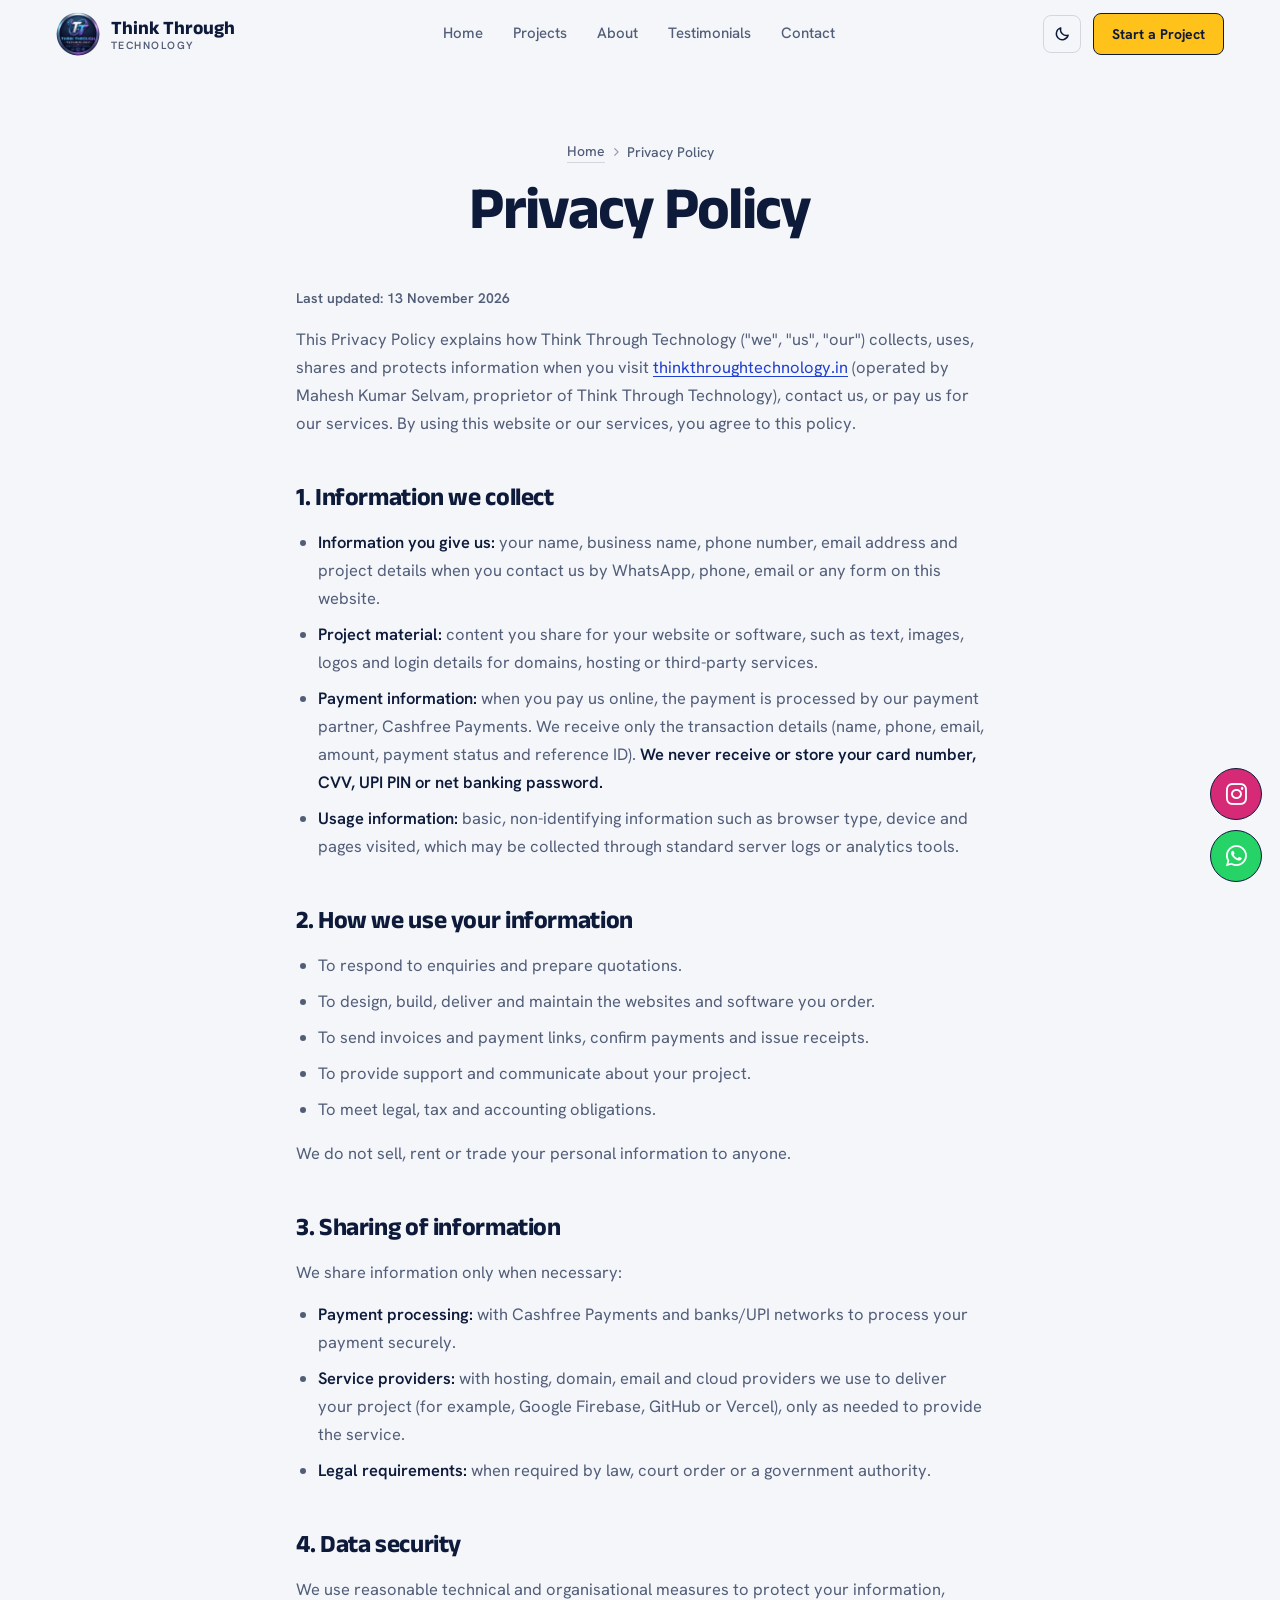
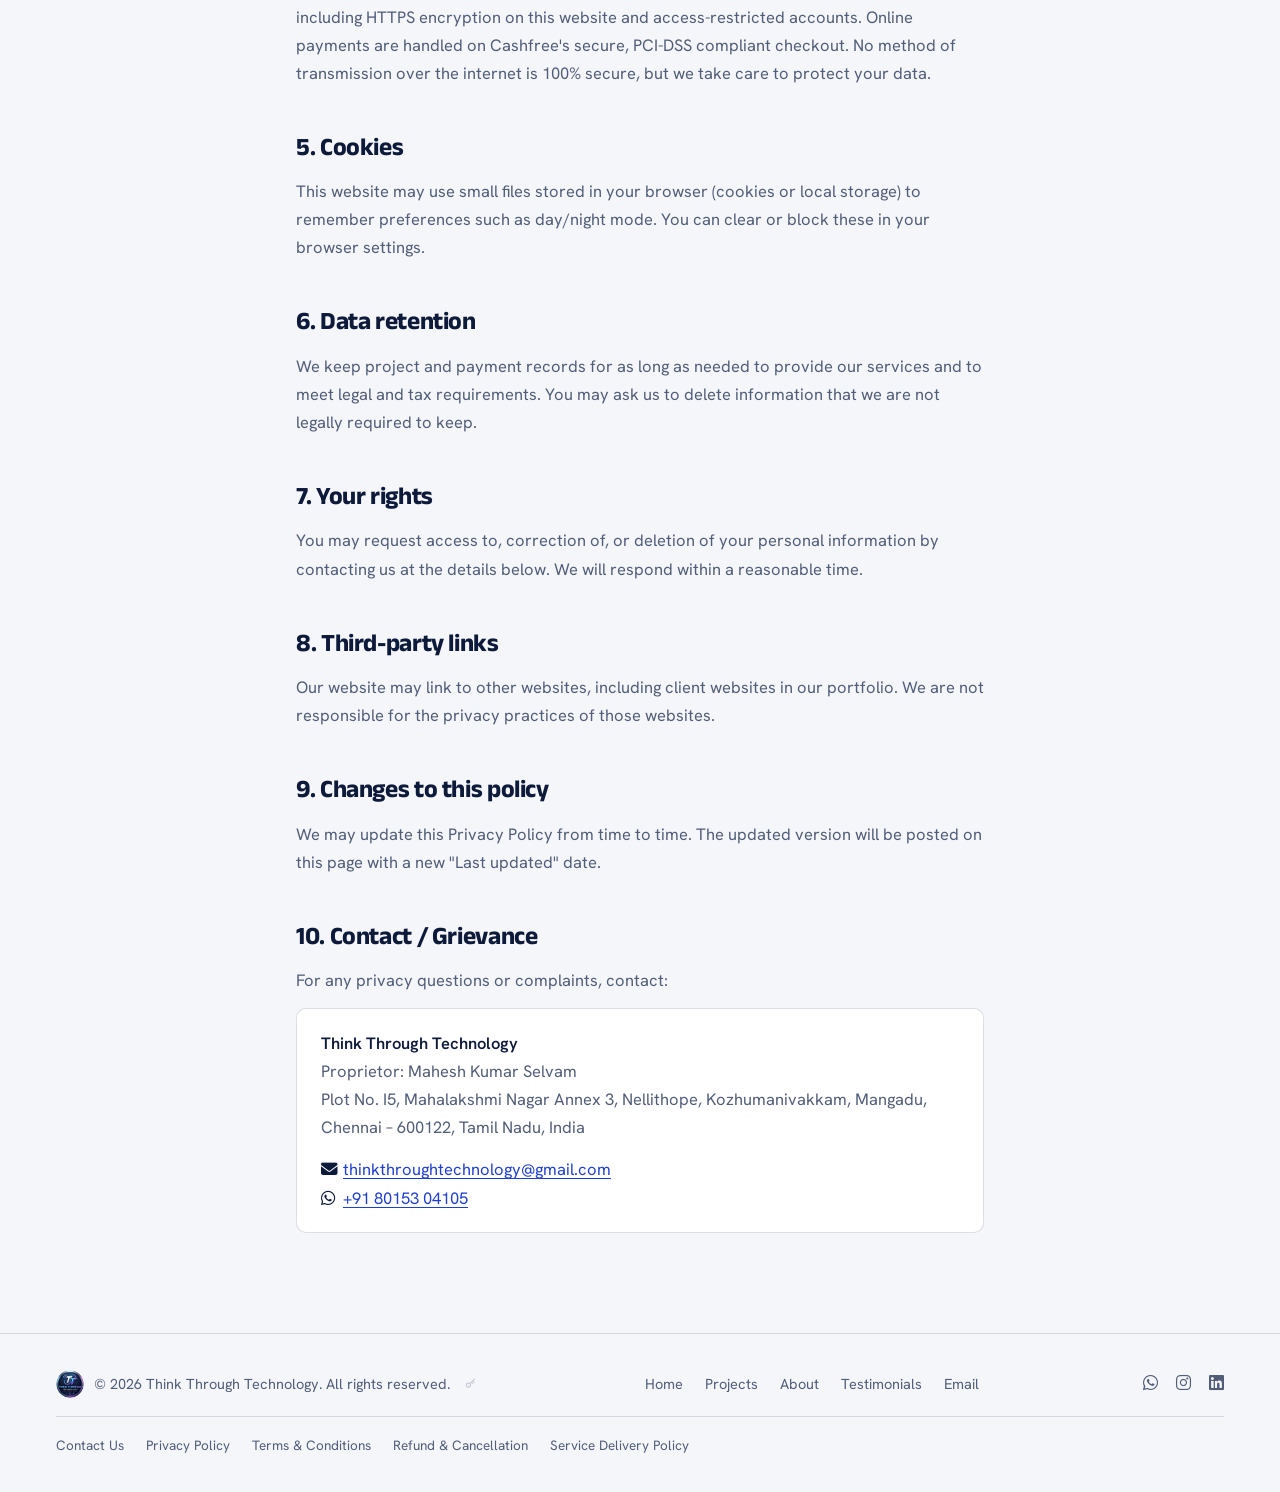
<file: privacy-policy.html>
<!DOCTYPE html>
<html lang="en">
<head>
<meta charset="UTF-8">
<meta name="viewport" content="width=device-width, initial-scale=1.0, viewport-fit=cover">
<title>Privacy Policy — Think Through Technology</title>
<meta name="description" content="How Think Through Technology collects, uses and protects your personal information.">
<meta name="author" content="Think Through Technology">
<meta name="robots" content="index, follow">
<link rel="canonical" href="https://thinkthroughtechnology.in/privacy-policy.html">

<!-- Open Graph -->
<meta property="og:type" content="website">
<meta property="og:site_name" content="Think Through Technology">
<meta property="og:title" content="Privacy Policy — Think Through Technology">
<meta property="og:description" content="How Think Through Technology collects, uses and protects your personal information.">
<meta property="og:url" content="https://thinkthroughtechnology.in/privacy-policy.html">
<meta property="og:image" content="https://thinkthroughtechnology.in/assets/img/logo-512.png">
<meta property="og:locale" content="en_IN">

<!-- Twitter Card -->
<meta name="twitter:card" content="summary_large_image">
<meta name="twitter:title" content="Privacy Policy — Think Through Technology">
<meta name="twitter:description" content="How Think Through Technology collects, uses and protects your personal information.">
<meta name="twitter:image" content="https://thinkthroughtechnology.in/assets/img/logo-512.png">

<!-- Favicons -->
<link rel="icon" href="/favicon.ico" sizes="any">
<link rel="icon" type="image/png" sizes="16x16" href="assets/img/favicon-16.png">
<link rel="icon" type="image/png" sizes="32x32" href="assets/img/favicon-32.png">
<link rel="icon" type="image/png" sizes="64x64" href="assets/img/favicon-64.png">
<link rel="apple-touch-icon" sizes="180x180" href="assets/img/logo-180.png">
<link rel="manifest" href="/site.webmanifest">
<meta name="theme-color" content="#0e1a3a">

<link rel="stylesheet" href="https://cdnjs.cloudflare.com/ajax/libs/font-awesome/6.5.1/css/all.min.css">
<link rel="stylesheet" href="assets/css/style.css">

<script>
  document.documentElement.setAttribute('data-theme', localStorage.getItem('ttt-theme') || 'light');
</script>
</head>
<body>

<div class="grain"></div>
<div class="vignette"></div>

<!-- Navbar -->
<header class="nav" id="siteNav">
  <a href="index.html#top" class="brand-logo">
    <span class="glyph"><img src="assets/img/logo-180.png" alt="Think Through Technology logo"></span>
    <span class="brand-text">Think Through<small>TECHNOLOGY</small></span>
  </a>
  <nav class="links">
    <a href="index.html">Home</a>
    <a href="projects.html">Projects</a>
    <a href="about.html">About</a>
    <a href="testimonials.html">Testimonials</a>
    <a href="index.html#contact">Contact</a>
  </nav>
  <div class="nav-right">
    <button class="theme-toggle" aria-label="Toggle day/night mode"><i class="fa-solid fa-sun"></i></button>
    <a href="index.html#contact" class="nav-cta">Start a Project</a>
    <div class="burger"><span></span><span></span><span></span></div>
  </div>
</header>

<!-- Mobile menu -->
<div class="mobile-menu">
  <a href="index.html">Home</a>
  <a href="projects.html">Projects</a>
  <a href="about.html">About</a>
  <a href="testimonials.html">Testimonials</a>
  <a href="index.html#contact">Contact</a>
  <a href="index.html#contact" class="btn-primary mm-cta"><i class="fa-brands fa-whatsapp"></i> Start a Project</a>
</div>

<!-- Page Hero -->
<section class="page-hero page-hero--compact">
  <div class="hero-bg"></div>
  <div class="hero-grid"></div>
  <div class="breadcrumb"><a href="index.html">Home</a><i class="fa-solid fa-chevron-right"></i><span>Privacy Policy</span></div>
  <h1>Privacy Policy</h1>
</section>

<section class="legal">
<p class="legal-updated">Last updated: 13 November 2026</p>
<p>This Privacy Policy explains how Think Through Technology ("we", "us", "our") collects, uses, shares and protects information when you visit <a href="https://thinkthroughtechnology.in">thinkthroughtechnology.in</a> (operated by Mahesh Kumar Selvam, proprietor of Think Through Technology), contact us, or pay us for our services. By using this website or our services, you agree to this policy.</p>

<h2>1. Information we collect</h2>
<ul>
<li><b>Information you give us:</b> your name, business name, phone number, email address and project details when you contact us by WhatsApp, phone, email or any form on this website.</li>
<li><b>Project material:</b> content you share for your website or software, such as text, images, logos and login details for domains, hosting or third-party services.</li>
<li><b>Payment information:</b> when you pay us online, the payment is processed by our payment partner, Cashfree Payments. We receive only the transaction details (name, phone, email, amount, payment status and reference ID). <b>We never receive or store your card number, CVV, UPI PIN or net banking password.</b></li>
<li><b>Usage information:</b> basic, non-identifying information such as browser type, device and pages visited, which may be collected through standard server logs or analytics tools.</li>
</ul>

<h2>2. How we use your information</h2>
<ul>
<li>To respond to enquiries and prepare quotations.</li>
<li>To design, build, deliver and maintain the websites and software you order.</li>
<li>To send invoices and payment links, confirm payments and issue receipts.</li>
<li>To provide support and communicate about your project.</li>
<li>To meet legal, tax and accounting obligations.</li>
</ul>
<p>We do not sell, rent or trade your personal information to anyone.</p>

<h2>3. Sharing of information</h2>
<p>We share information only when necessary:</p>
<ul>
<li><b>Payment processing:</b> with Cashfree Payments and banks/UPI networks to process your payment securely.</li>
<li><b>Service providers:</b> with hosting, domain, email and cloud providers we use to deliver your project (for example, Google Firebase, GitHub or Vercel), only as needed to provide the service.</li>
<li><b>Legal requirements:</b> when required by law, court order or a government authority.</li>
</ul>

<h2>4. Data security</h2>
<p>We use reasonable technical and organisational measures to protect your information, including HTTPS encryption on this website and access-restricted accounts. Online payments are handled on Cashfree's secure, PCI-DSS compliant checkout. No method of transmission over the internet is 100% secure, but we take care to protect your data.</p>

<h2>5. Cookies</h2>
<p>This website may use small files stored in your browser (cookies or local storage) to remember preferences such as day/night mode. You can clear or block these in your browser settings.</p>

<h2>6. Data retention</h2>
<p>We keep project and payment records for as long as needed to provide our services and to meet legal and tax requirements. You may ask us to delete information that we are not legally required to keep.</p>

<h2>7. Your rights</h2>
<p>You may request access to, correction of, or deletion of your personal information by contacting us at the details below. We will respond within a reasonable time.</p>

<h2>8. Third-party links</h2>
<p>Our website may link to other websites, including client websites in our portfolio. We are not responsible for the privacy practices of those websites.</p>

<h2>9. Changes to this policy</h2>
<p>We may update this Privacy Policy from time to time. The updated version will be posted on this page with a new "Last updated" date.</p>

<h2>10. Contact / Grievance</h2>
<p>For any privacy questions or complaints, contact:</p>
<div class="legal-contact">
  <p><b>Think Through Technology</b><br>Proprietor: Mahesh Kumar Selvam<br>Plot No. I5, Mahalakshmi Nagar Annex 3, Nellithope, Kozhumanivakkam, Mangadu, Chennai – 600122, Tamil Nadu, India</p>
  <p><i class="fa-solid fa-envelope"></i> <a href="mailto:thinkthroughtechnology@gmail.com">thinkthroughtechnology@gmail.com</a><br>
  <i class="fa-brands fa-whatsapp"></i> <a href="https://wa.me/918015304105" target="_blank">+91 80153 04105</a></p>
</div>

</section>

<footer>
  <div class="f-brand">
    <span class="glyph"><img src="assets/img/logo-180.png" alt=""></span>
    <span>© <span id="year"></span> Think Through Technology. All rights reserved.</span>
    <a href="admin/payment-link.html" class="f-admin" rel="nofollow" title="Payment links" aria-label="Payment links (admin)"><svg width="11" height="11" viewBox="0 0 24 24" fill="none" stroke="currentColor" stroke-width="2.2" stroke-linecap="round" stroke-linejoin="round" aria-hidden="true"><circle cx="7.5" cy="15.5" r="4.5"/><path d="M10.7 12.3 21 2m-4 4 3 3m-6-0 3 3"/></svg></a>
  </div>
  <div class="f-links">
    <a href="index.html">Home</a>
    <a href="projects.html">Projects</a>
    <a href="about.html">About</a>
    <a href="testimonials.html">Testimonials</a>
    <a href="mailto:thinkthroughtechnology@gmail.com">Email</a>
  </div>
  <div class="f-social">
    <a href="https://wa.me/918015304105" target="_blank" aria-label="WhatsApp"><i class="fa-brands fa-whatsapp"></i></a>
    <a href="https://www.instagram.com/thinkthroughtechnology?igsi=MXBtcmg1cXJ1Y25q" target="_blank" aria-label="Instagram"><i class="fa-brands fa-instagram"></i></a>
    <a href="#" target="_blank" aria-label="LinkedIn"><i class="fa-brands fa-linkedin"></i></a>
  </div>
  <div class="f-legal">
    <a href="contact.html">Contact Us</a>
    <a href="privacy-policy.html">Privacy Policy</a>
    <a href="terms-and-conditions.html">Terms &amp; Conditions</a>
    <a href="refund-policy.html">Refund &amp; Cancellation</a>
    <a href="delivery-policy.html">Service Delivery Policy</a>
  </div>
</footer>

<a class="float-ig" href="https://www.instagram.com/thinkthroughtechnology?igsi=MXBtcmg1cXJ1Y25q" target="_blank" aria-label="Follow on Instagram"><i class="fa-brands fa-instagram"></i></a>
<a class="float-wa" href="https://wa.me/918015304105?text=Hi%20Think%20Through%20Technology%2C%20I%27d%20like%20to%20discuss%20a%20project." target="_blank" aria-label="Chat on WhatsApp"><i class="fa-brands fa-whatsapp"></i></a>

<script src="assets/js/main.js"></script>
</body>
</html>
</file>
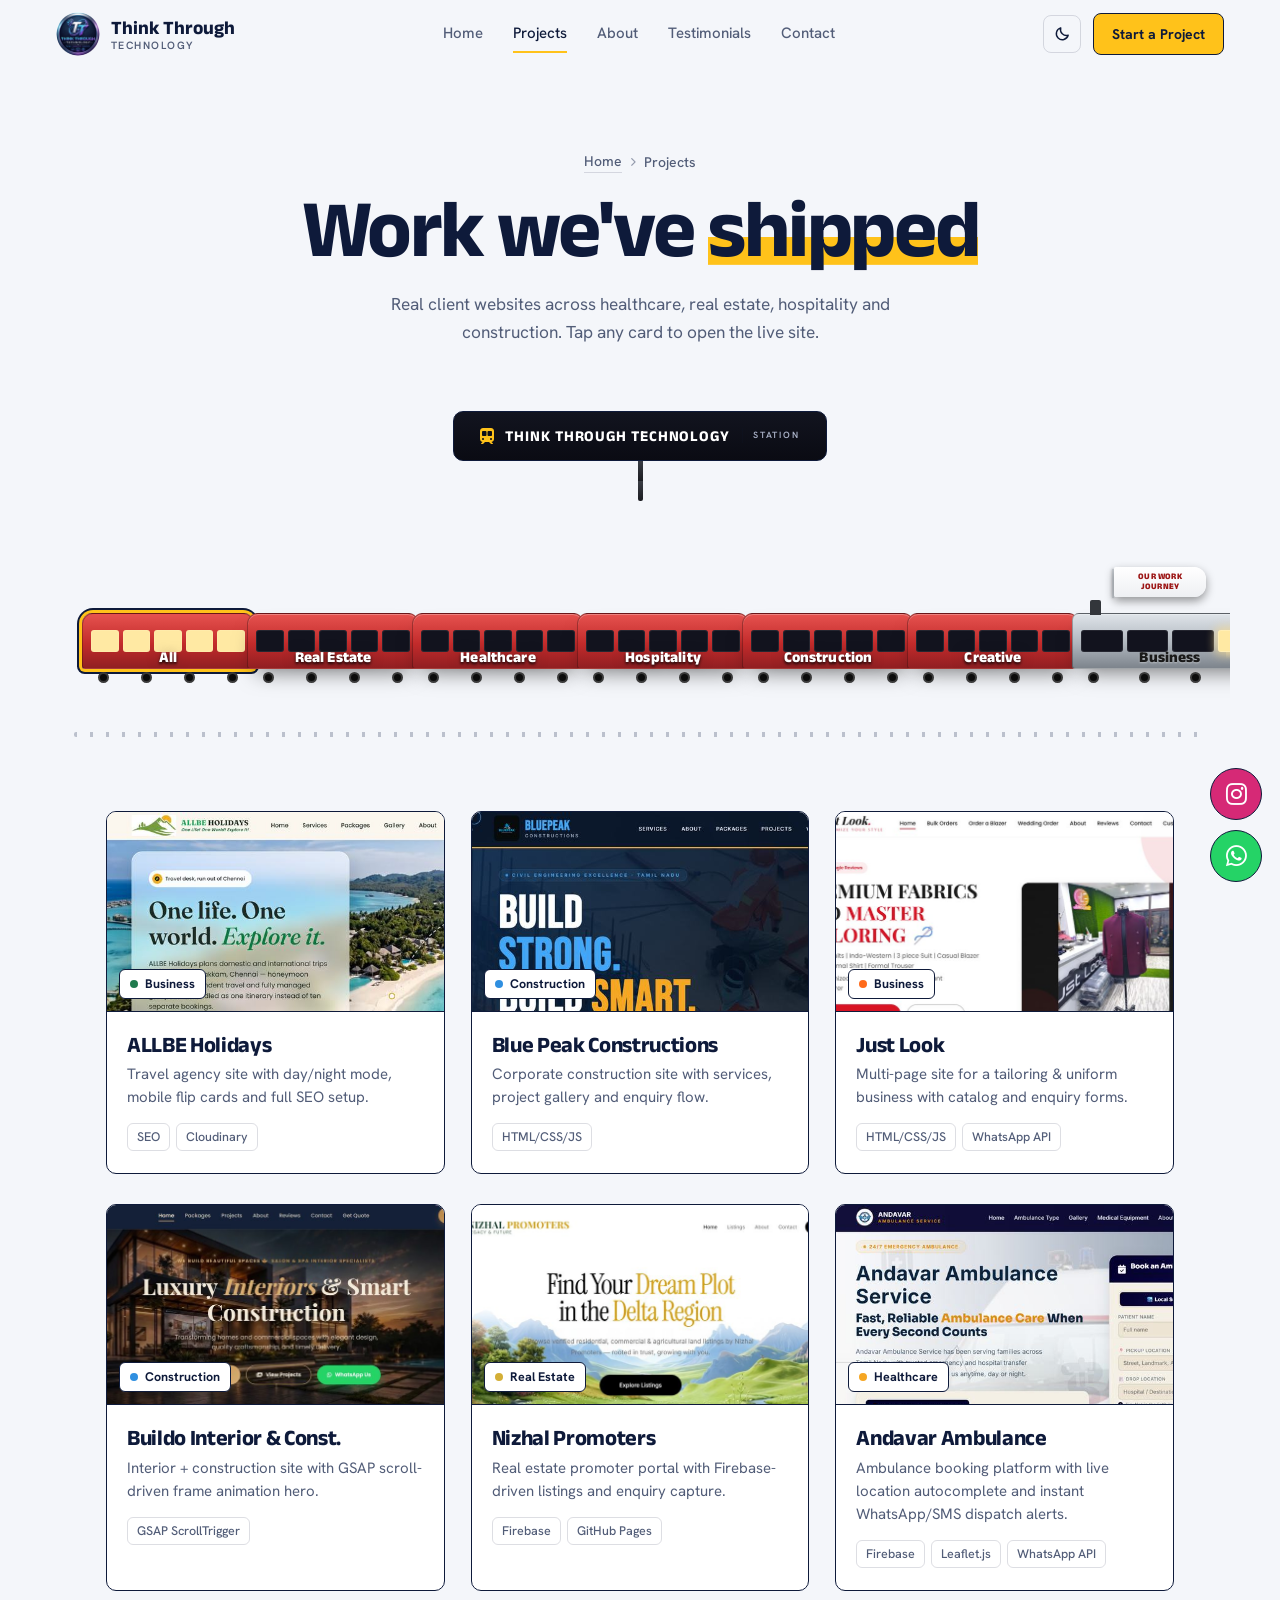
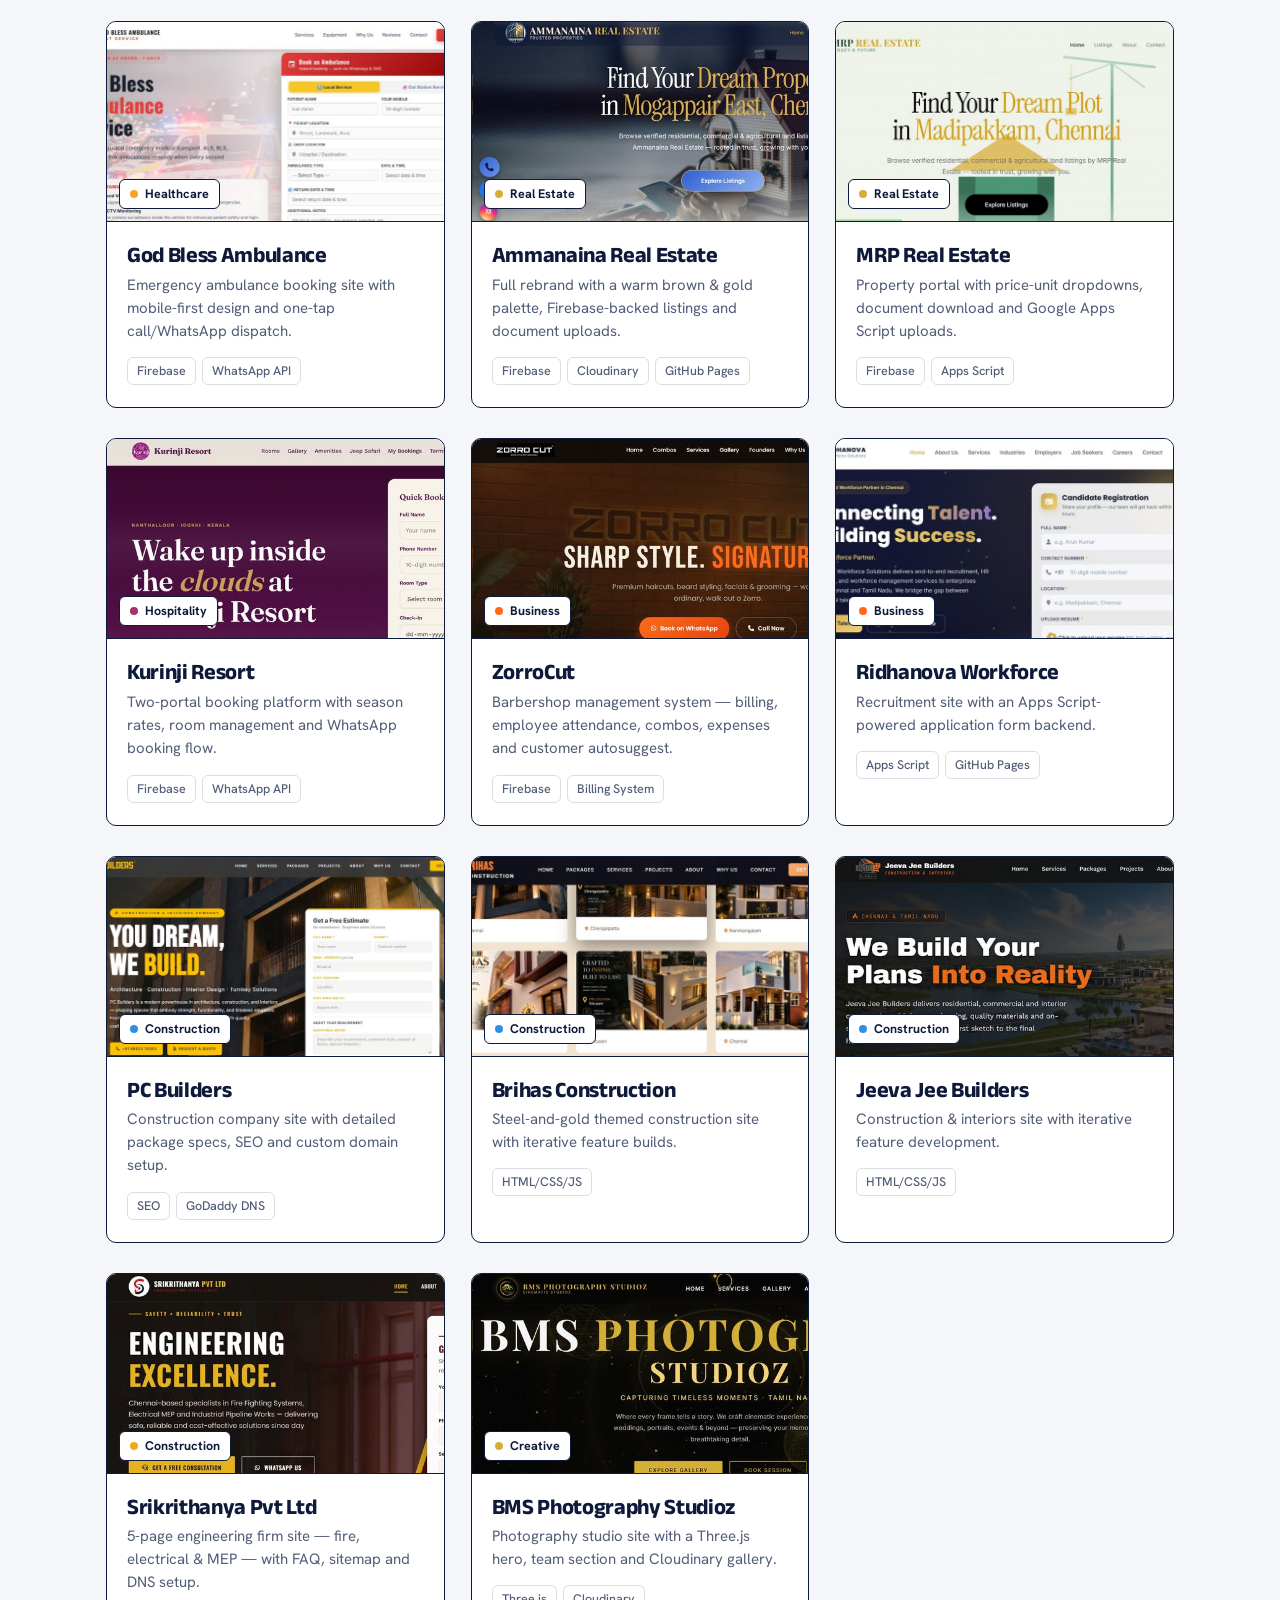
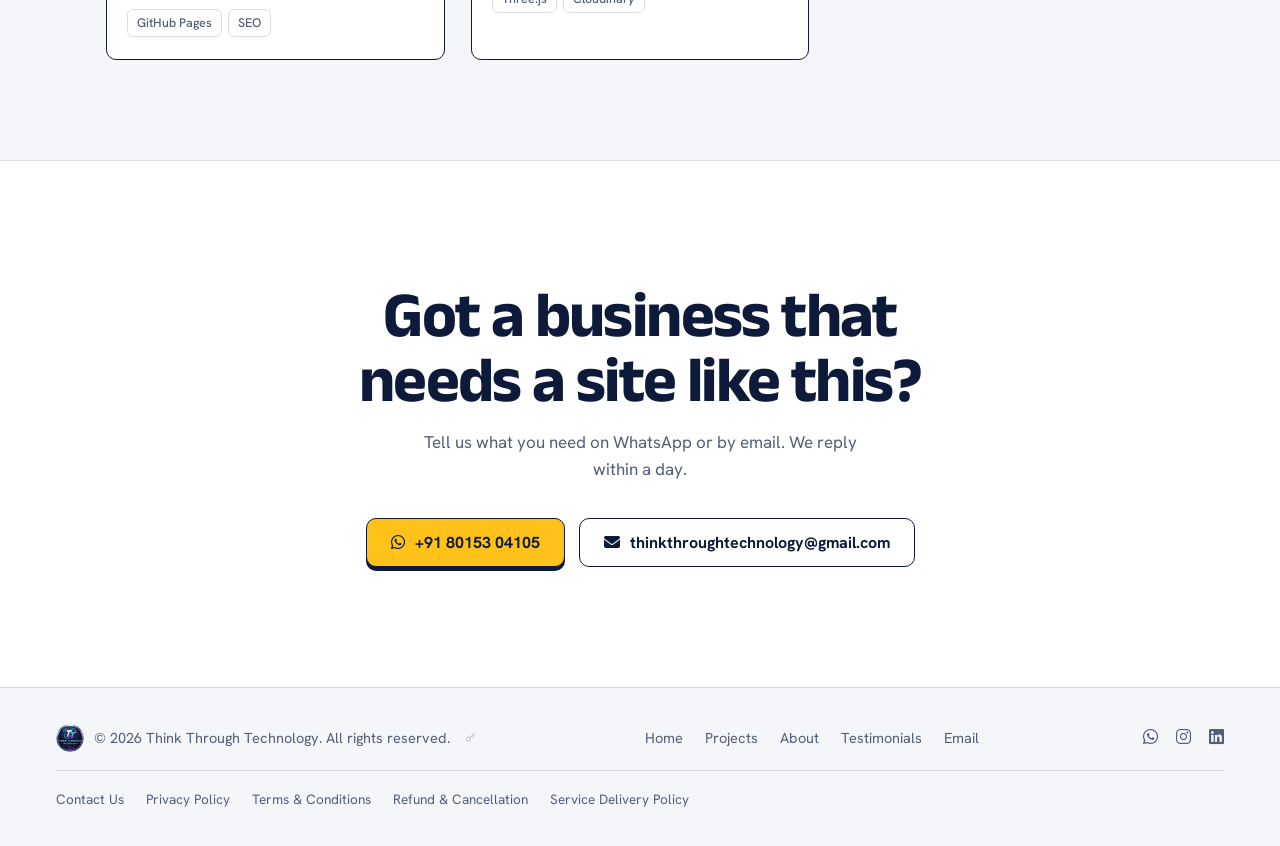
<file: projects.html>
<!DOCTYPE html>
<html lang="en">
<head>
<meta charset="UTF-8">
<meta name="viewport" content="width=device-width, initial-scale=1.0, viewport-fit=cover">
<title>Our Projects — Think Through Technology | Website Design Portfolio</title>
<meta name="description" content="Explore real websites and platforms built by Think Through Technology — real estate, healthcare, hospitality, construction and more. Mobile-first, fast, and built to convert.">
<meta name="keywords" content="website design portfolio Chennai, web development projects, real estate website examples, business website portfolio, website design case studies, Think Through Technology projects">
<meta name="author" content="Think Through Technology">
<meta name="robots" content="index, follow">
<link rel="canonical" href="https://thinkthroughtechnology.in/projects.html">

<!-- Open Graph -->
<meta property="og:type" content="website">
<meta property="og:site_name" content="Think Through Technology">
<meta property="og:title" content="Our Projects — Think Through Technology | Website Design Portfolio">
<meta property="og:description" content="Explore real websites and platforms built by Think Through Technology — real estate, healthcare, hospitality, construction and more. Mobile-first, fast, and built to convert.">
<meta property="og:url" content="https://thinkthroughtechnology.in/projects.html">
<meta property="og:image" content="https://thinkthroughtechnology.in/assets/img/logo-512.png">
<meta property="og:locale" content="en_IN">

<!-- Twitter Card -->
<meta name="twitter:card" content="summary_large_image">
<meta name="twitter:title" content="Our Projects — Think Through Technology | Website Design Portfolio">
<meta name="twitter:description" content="Explore real websites and platforms built by Think Through Technology — real estate, healthcare, hospitality, construction and more. Mobile-first, fast, and built to convert.">
<meta name="twitter:image" content="https://thinkthroughtechnology.in/assets/img/logo-512.png">

<!-- Favicons -->
<link rel="icon" href="/favicon.ico" sizes="any">
<link rel="icon" type="image/png" sizes="16x16" href="assets/img/favicon-16.png">
<link rel="icon" type="image/png" sizes="32x32" href="assets/img/favicon-32.png">
<link rel="icon" type="image/png" sizes="64x64" href="assets/img/favicon-64.png">
<link rel="apple-touch-icon" sizes="180x180" href="assets/img/logo-180.png">
<link rel="manifest" href="/site.webmanifest">
<meta name="theme-color" content="#0e1a3a">

<link rel="stylesheet" href="https://cdnjs.cloudflare.com/ajax/libs/font-awesome/6.5.1/css/all.min.css">
<link rel="stylesheet" href="assets/css/style.css">
<style>
  .swipe-hint {
    display: none;
    align-items: center;
    justify-content: center;
    gap: 8px;
    margin: 10px auto 0;
    padding: 7px 16px;
    width: max-content;
    font-family: inherit;
    font-size: 12.5px;
    font-weight: 500;
    letter-spacing: .2px;
    color: rgba(255,255,255,0.75);
    background: rgba(255,255,255,0.06);
    border: 1px solid rgba(255,255,255,0.14);
    border-radius: 999px;
    animation: swipeHintFade 2.6s ease-in-out infinite;
  }
  .swipe-hint i {
    animation: swipeHintMove 1.6s ease-in-out infinite;
    transform: scaleX(-1); /* point left */
  }
  .swipe-hint.hidden { display: none !important; }
  @keyframes swipeHintMove {
    0%, 100% { transform: scaleX(-1) translateX(0); }
    50%      { transform: scaleX(-1) translateX(-6px); }
  }
  @keyframes swipeHintFade {
    0%, 100% { opacity: .65; }
    50%      { opacity: 1; }
  }
  @media (max-width: 768px) {
    .swipe-hint { display: inline-flex; }
    .train-viewport { margin-bottom: 8px !important; padding-bottom: 10px !important; }
    .swipe-hint { margin-top: 0; }
  }
</style>

<script type="application/ld+json">
{
  "@context": "https://schema.org",
  "@type": "Organization",
  "name": "Think Through Technology",
  "url": "https://thinkthroughtechnology.in/",
  "logo": "https://thinkthroughtechnology.in/assets/img/logo-512.png",
  "image": "https://thinkthroughtechnology.in/assets/img/logo-512.png",
  "description": "Website design & development studio in Chennai building fast, mobile-first, business-ready websites.",
  "address": {
    "@type": "PostalAddress",
    "addressLocality": "Chennai",
    "addressRegion": "Tamil Nadu",
    "addressCountry": "IN"
  },
  "sameAs": [
    "https://www.instagram.com/thinkthroughtechnology",
    "https://wa.me/918015304105"
  ],
  "contactPoint": {
    "@type": "ContactPoint",
    "telephone": "+91-80153-04105",
    "contactType": "customer service",
    "email": "thinkthroughtechnology@gmail.com"
  }
}
</script>

<script>
  document.documentElement.setAttribute('data-theme', localStorage.getItem('ttt-theme') || 'light');
</script>
</head>
<body>

<div class="grain"></div>
<div class="vignette"></div>

<!-- Navbar -->
<header class="nav" id="siteNav">
  <a href="index.html#top" class="brand-logo">
    <span class="glyph"><img src="assets/img/logo-180.png" alt="Think Through Technology logo"></span>
    <span class="brand-text">Think Through<small>TECHNOLOGY</small></span>
  </a>
  <nav class="links">
    <a href="index.html">Home</a>
    <a href="projects.html" class="active">Projects</a>
    <a href="about.html">About</a>
    <a href="testimonials.html">Testimonials</a>
    <a href="index.html#contact">Contact</a>
  </nav>
  <div class="nav-right">
    <button class="theme-toggle" aria-label="Toggle day/night mode"><i class="fa-solid fa-sun"></i></button>
    <a href="index.html#contact" class="nav-cta">Start a Project</a>
    <div class="burger"><span></span><span></span><span></span></div>
  </div>
</header>

<!-- Mobile menu -->
<div class="mobile-menu">
  <a href="index.html">Home</a>
  <a href="projects.html" class="active">Projects</a>
  <a href="about.html">About</a>
  <a href="testimonials.html">Testimonials</a>
  <a href="index.html#contact">Contact</a>
  <a href="index.html#contact" class="btn-primary mm-cta"><i class="fa-brands fa-whatsapp"></i> Start a Project</a>
</div>

<!-- Page Hero -->
<section class="page-hero">
  <div class="hero-bg"></div>
  <div class="hero-grid"></div>
  <div class="breadcrumb"><a href="index.html">Home</a><i class="fa-solid fa-chevron-right"></i><span>Projects</span></div>
  <h1>Work we've <span class="hl">shipped</span></h1>
  <p class="sub" style="margin-top:22px;">Real client websites across healthcare, real estate, hospitality and construction. Tap any card to open the live site.</p>
</section>

<!-- Filters: animated train — each car is a clickable category -->
<div class="station-board-wrap">
  <div class="station-sign">
    <div class="board"><i class="fa-solid fa-train-subway"></i><span>THINK THROUGH TECHNOLOGY</span><small>STATION</small></div>
    <div class="post"></div>
    <div class="post"></div>
  </div>
</div>
<div class="train-viewport" id="trainViewport">
  <div class="train-track"></div>
  <div class="train-container" id="trainContainer"></div>
</div>
<div class="swipe-hint" id="swipeHint"><i class="fa-solid fa-hand-pointer"></i><span>Slide the train left to see more</span></div>

<!-- Grid -->
<div class="projects-grid" id="projectsGrid"></div>

<!-- Final CTA -->
<section class="cta-final" id="contact" style="margin-top:60px;">
  <h2>Got a business that needs a site like this?</h2>
  <p>Tell us what you need on WhatsApp or by email. We reply within a day.</p>
  <div class="hero-ctas">
    <a href="https://wa.me/918015304105?text=Hi%20Think%20Through%20Technology%2C%20I%27d%20like%20to%20discuss%20a%20website%20project." class="btn-primary" target="_blank"><i class="fa-brands fa-whatsapp"></i> +91 80153 04105</a>
    <a href="mailto:thinkthroughtechnology@gmail.com" class="btn-ghost"><i class="fa-solid fa-envelope"></i> thinkthroughtechnology@gmail.com</a>
  </div>
</section>

<footer>
  <div class="f-brand">
    <span class="glyph"><img src="assets/img/logo-180.png" alt=""></span>
    <span>© <span id="year"></span> Think Through Technology. All rights reserved.</span>
    <a href="admin/payment-link.html" class="f-admin" rel="nofollow" title="Payment links" aria-label="Payment links (admin)"><svg width="11" height="11" viewBox="0 0 24 24" fill="none" stroke="currentColor" stroke-width="2.2" stroke-linecap="round" stroke-linejoin="round" aria-hidden="true"><circle cx="7.5" cy="15.5" r="4.5"/><path d="M10.7 12.3 21 2m-4 4 3 3m-6-0 3 3"/></svg></a>
  </div>
  <div class="f-links">
    <a href="index.html">Home</a>
    <a href="projects.html">Projects</a>
    <a href="about.html">About</a>
    <a href="testimonials.html">Testimonials</a>
    <a href="mailto:thinkthroughtechnology@gmail.com">Email</a>
  </div>
  <div class="f-social">
    <a href="https://wa.me/918015304105" target="_blank" aria-label="WhatsApp"><i class="fa-brands fa-whatsapp"></i></a>
    <a href="https://www.instagram.com/thinkthroughtechnology?igsi=MXBtcmg1cXJ1Y25q" target="_blank" aria-label="Instagram"><i class="fa-brands fa-instagram"></i></a>
    <a href="#" target="_blank" aria-label="LinkedIn"><i class="fa-brands fa-linkedin"></i></a>
  </div>
  <div class="f-legal">
    <a href="contact.html">Contact Us</a>
    <a href="privacy-policy.html">Privacy Policy</a>
    <a href="terms-and-conditions.html">Terms &amp; Conditions</a>
    <a href="refund-policy.html">Refund &amp; Cancellation</a>
    <a href="delivery-policy.html">Service Delivery Policy</a>
  </div>
</footer>

<a class="float-ig" href="https://www.instagram.com/thinkthroughtechnology?igsi=MXBtcmg1cXJ1Y25q" target="_blank" aria-label="Follow on Instagram"><i class="fa-brands fa-instagram"></i></a>
<a class="float-wa" href="https://wa.me/918015304105?text=Hi%20Think%20Through%20Technology%2C%20I%27d%20like%20to%20discuss%20a%20project." target="_blank" aria-label="Chat on WhatsApp"><i class="fa-brands fa-whatsapp"></i></a>

<script src="assets/js/main.js"></script>
<script>
const CATS = ['All', 'Real Estate', 'Healthcare', 'Hospitality', 'Construction', 'Creative', 'Business'];

const projects = [
  { name:'Andavar Ambulance',        cat:'Healthcare',   color:'#f5a623', desc:'Ambulance booking platform with live location autocomplete and instant WhatsApp/SMS dispatch alerts.', stack:['Firebase','Leaflet.js','WhatsApp API'], url:'https://www.andavarambulance.in/', img:'andavar.jpg' },
  { name:'God Bless Ambulance',      cat:'Healthcare',   color:'#f5a623', desc:'Emergency ambulance booking site with mobile-first design and one-tap call/WhatsApp dispatch.', stack:['Firebase','WhatsApp API'], url:'https://godblessambulance.in/', img:'godblessambulance.jpg' },
  { name:'Ammanaina Real Estate',    cat:'Real Estate',  color:'#d4af37', desc:'Full rebrand with a warm brown & gold palette, Firebase-backed listings and document uploads.', stack:['Firebase','Cloudinary','GitHub Pages'], url:'https://maheshkumar040795-afk.github.io/Ammanaina_Real_Estate/', img:'ammanaina.jpg' },
  { name:'MRP Real Estate',          cat:'Real Estate',  color:'#d4af37', desc:'Property portal with price-unit dropdowns, document download and Google Apps Script uploads.', stack:['Firebase','Apps Script'], url:'https://maheshkumar040795-afk.github.io/MRP_Real_Estate/', img:'mrprealestate.jpg' },
  { name:'Nizhal Promoters',         cat:'Real Estate',  color:'#d4af37', desc:'Real estate promoter portal with Firebase-driven listings and enquiry capture.', stack:['Firebase','GitHub Pages'], url:'https://nizhalpromoters.in/', img:'nizhalpromoters.jpg' },
  { name:'Kurinji Resort',           cat:'Hospitality',  color:'#a3336b', desc:'Two-portal booking platform with season rates, room management and WhatsApp booking flow.', stack:['Firebase','WhatsApp API'], url:'https://kurinjiresort.in/', img:'kurinji.jpg' },
  { name:'ZorroCut',                 cat:'Business',     color:'#ff6a1a', desc:'Barbershop management system — billing, employee attendance, combos, expenses and customer autosuggest.', stack:['Firebase','Billing System'], url:'https://zorrocut.com/', img:'zorrocut.jpg' },
  { name:'Just Look',                cat:'Business',     color:'#ff6a1a', desc:'Multi-page site for a tailoring & uniform business with catalog and enquiry forms.', stack:['HTML/CSS/JS','WhatsApp API'], url:'https://justlookshop.in/', img:'justlook.jpg' },
  { name:'Ridhanova Workforce',      cat:'Business',     color:'#ff6a1a', desc:'Recruitment site with an Apps Script-powered application form backend.', stack:['Apps Script','GitHub Pages'], url:'https://ridhanova.com/', img:'ridhanovaworkforce.jpg' },
  { name:'PC Builders',              cat:'Construction', color:'#2f8fe0', desc:'Construction company site with detailed package specs, SEO and custom domain setup.', stack:['SEO','GoDaddy DNS'], url:'https://pcbuilders.co.in/', img:'pcbuilders.jpg' },
  { name:'Brihas Construction',      cat:'Construction', color:'#2f8fe0', desc:'Steel-and-gold themed construction site with iterative feature builds.', stack:['HTML/CSS/JS'], url:'https://brihasconstruction.in/', img:'brihasconstruction.jpg' },
  { name:'Blue Peak Constructions',  cat:'Construction', color:'#2f8fe0', desc:'Corporate construction site with services, project gallery and enquiry flow.', stack:['HTML/CSS/JS'], url:'https://bluepeakconstructions.com/', img:'bluepeak.jpg' },
  { name:'Jeeva Jee Builders',       cat:'Construction', color:'#2f8fe0', desc:'Construction & interiors site with iterative feature development.', stack:['HTML/CSS/JS'], url:'https://maheshkumar040795-afk.github.io/Jeeva-_jee-_Builders/', img:'jeevajee.jpg' },
  { name:'Buildo Interior & Const.', cat:'Construction', color:'#2f8fe0', desc:'Interior + construction site with GSAP scroll-driven frame animation hero.', stack:['GSAP ScrollTrigger'], url:'https://maheshkumar040795-afk.github.io/Buildo_Construction/', img:'buildointeriorconst.jpg' },
  { name:'Srikrithanya Pvt Ltd',     cat:'Construction', color:'#f5a623', desc:'5-page engineering firm site — fire, electrical & MEP — with FAQ, sitemap and DNS setup.', stack:['GitHub Pages','SEO'], url:'https://srikrithanya.com/', img:'srikrithanya.jpg' },
  { name:'BMS Photography Studioz',  cat:'Creative',     color:'#d4af37', desc:'Photography studio site with a Three.js hero, team section and Cloudinary gallery.', stack:['Three.js','Cloudinary'], url:'https://bmsphotographystudioz.in/', img:'bms.jpg' },
  { name:'ALLBE Holidays',           cat:'Business',     color:'#1f7a4d', desc:'Travel agency site with day/night mode, mobile flip cards and full SEO setup.', stack:['SEO','Cloudinary'], url:'https://allbe.in/', img:'allbe.jpg' },
];

const grid = document.getElementById('projectsGrid');
const trainContainer = document.getElementById('trainContainer');
const trainViewport = document.getElementById('trainViewport');

CATS.forEach((cat, i) => {
  const isEngine = i === CATS.length - 1; // last car is the locomotive
  const car = document.createElement('div');
  car.className = 'train-car' + (cat === 'All' ? ' active' : '') + (isEngine ? ' engine' : '');
  car.dataset.cat = cat;
  car.style.setProperty('--i', i);
  const windowCount = isEngine ? 4 : 5;
  car.innerHTML = `
    <div class="roof"></div>
    <div class="body"></div>
    <div class="windows">${Array.from({length: windowCount}).map(() => '<span></span>').join('')}</div>
    <div class="wheels"><i></i><i></i><i></i><i></i></div>
    <div class="label">${cat}</div>
    ${isEngine ? `
      <div class="chimney"></div>
      <span class="smoke"></span><span class="smoke"></span><span class="smoke"></span>
      <div class="flagpole"></div>
      <div class="flag"><span>Our Work<br>Journey</span></div>
    ` : ''}
  `;
  car.addEventListener('click', () => {
    document.querySelectorAll('.train-car').forEach(c => c.classList.remove('active'));
    car.classList.add('active');
    renderGrid(cat);
  });
  trainContainer.appendChild(car);
});

/* ---------- Cinematic run-in: train arrives at the station 2s after the page is ready ---------- */
trainContainer.classList.add('pending');
trainViewport.classList.add('animating');
setTimeout(() => {
  trainContainer.classList.remove('pending');
  trainContainer.classList.add('arriving');
  trainContainer.addEventListener('transitionend', function onArrive(e){
    if (e.propertyName !== 'transform') return;
    trainContainer.removeEventListener('transitionend', onArrive);
    trainContainer.classList.add('arrived');
    trainViewport.classList.remove('animating');
    trainViewport.classList.add('impact');
    setTimeout(() => trainViewport.classList.remove('impact'), 450);
  });
}, 250);

function renderGrid(filter){
  grid.innerHTML = '';
  let list;
  if (filter === 'All') {
    const priorityOrder = ['ALLBE Holidays', 'Blue Peak Constructions', 'Just Look', 'Buildo Interior & Const.', 'Nizhal Promoters'];
    const priority = priorityOrder.map(name => projects.find(p => p.name === name)).filter(Boolean);
    const rest = projects.filter(p => !priorityOrder.includes(p.name));
    list = [...priority, ...rest];
  } else {
    list = projects.filter(p => p.cat === filter);
  }
  list.forEach(p => {
    const card = document.createElement(p.url ? 'a' : 'div');
    card.className = 'project-card';
    if (p.url) { card.href = p.url; card.target = '_blank'; card.rel = 'noopener'; }
    card.innerHTML = `
      <div class="shot" style="background-image:url('assets/projects/${p.img}'), linear-gradient(135deg, ${p.color}33, ${p.color}0d);">
        <span class="tag"><span class="dot" style="background:${p.color}"></span>${p.cat}</span>
        ${p.url ? '<span class="visit"><i class="fa-solid fa-arrow-up-right-from-square"></i> Visit Site</span>' : ''}
      </div>
      <div class="body">
        <h3>${p.name}</h3>
        <p>${p.desc}</p>
        <div class="stack">${p.stack.map(s => `<span>${s}</span>`).join('')}</div>
      </div>`;
    grid.appendChild(card);
  });
}

renderGrid('All');

/* Hide the mobile "slide the train left" hint once the user actually swipes it */
(function () {
  const hint = document.getElementById('swipeHint');
  const viewport = document.getElementById('trainViewport');
  if (!hint || !viewport) return;
  const dismiss = () => { hint.classList.add('hidden'); viewport.removeEventListener('scroll', dismiss); };
  viewport.addEventListener('scroll', dismiss, { passive: true });
  viewport.addEventListener('touchmove', dismiss, { passive: true });
})();
</script>
</body>
</html>
</file>
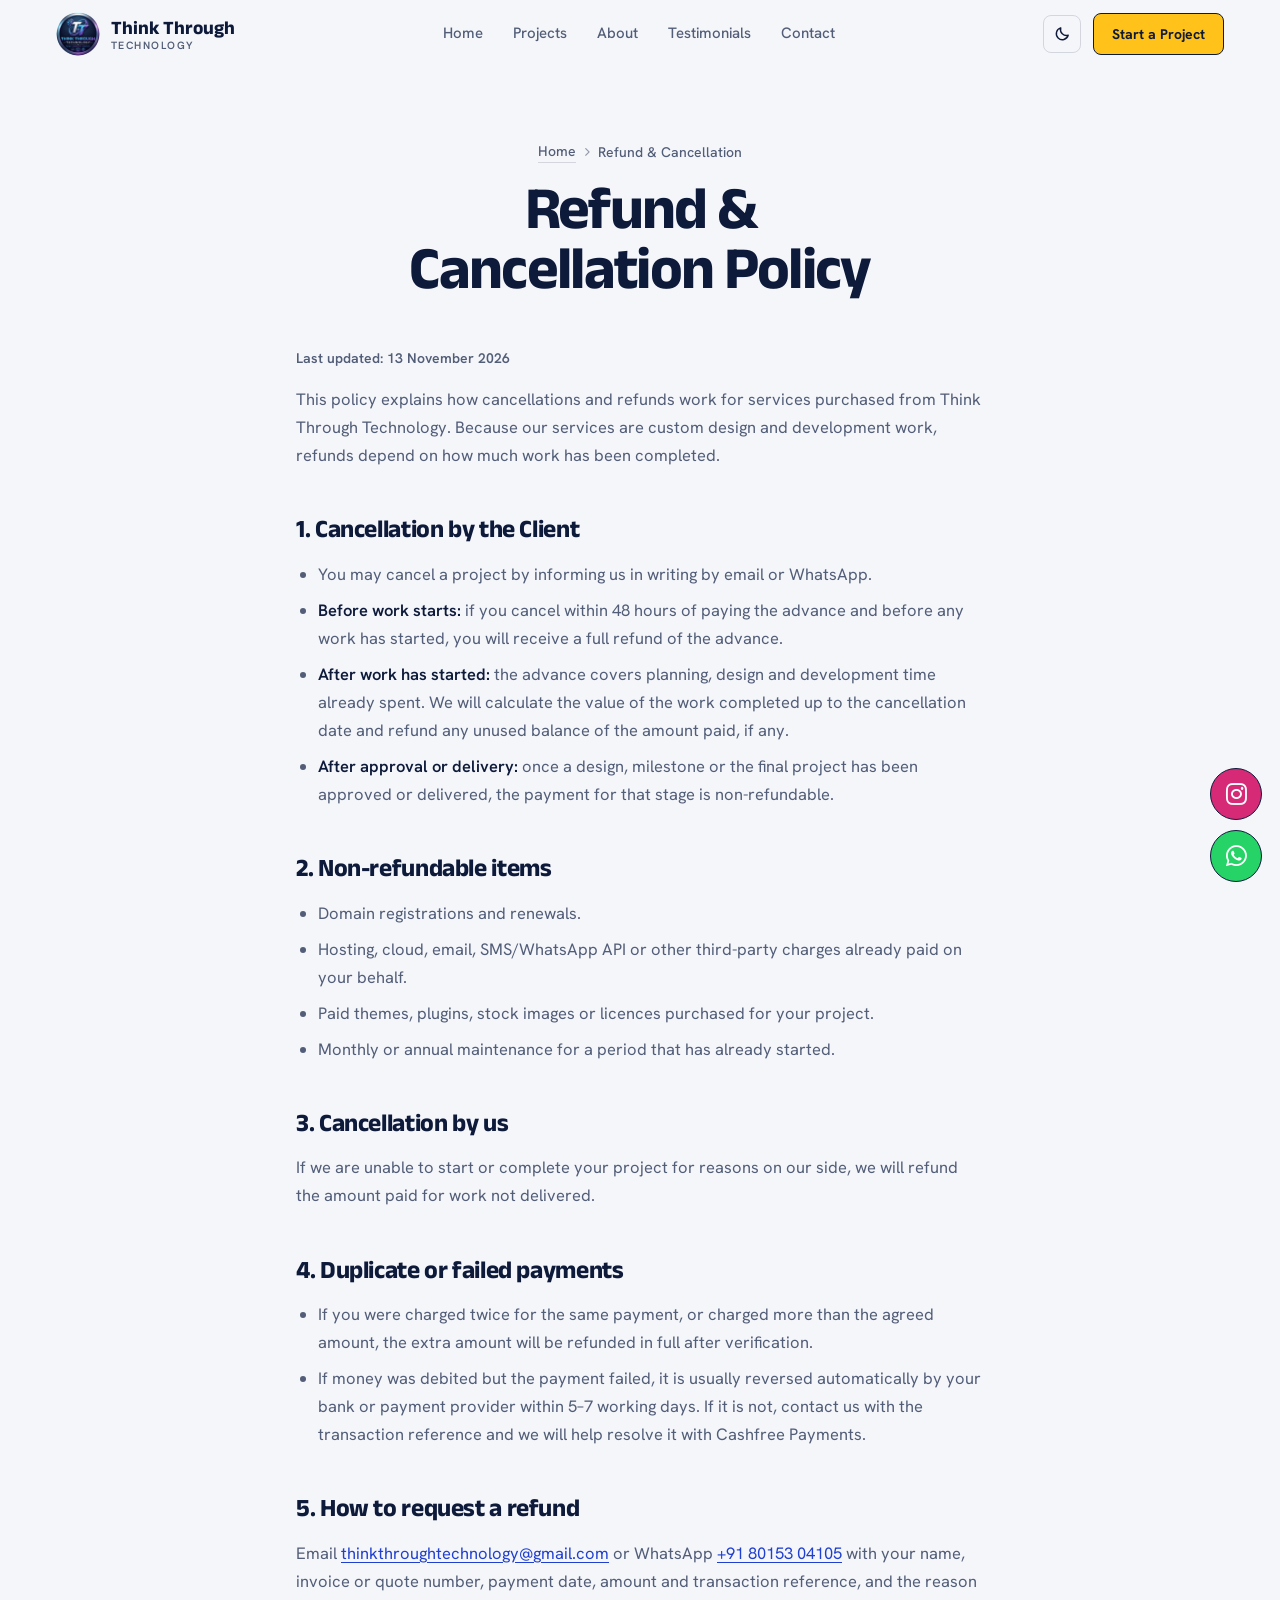
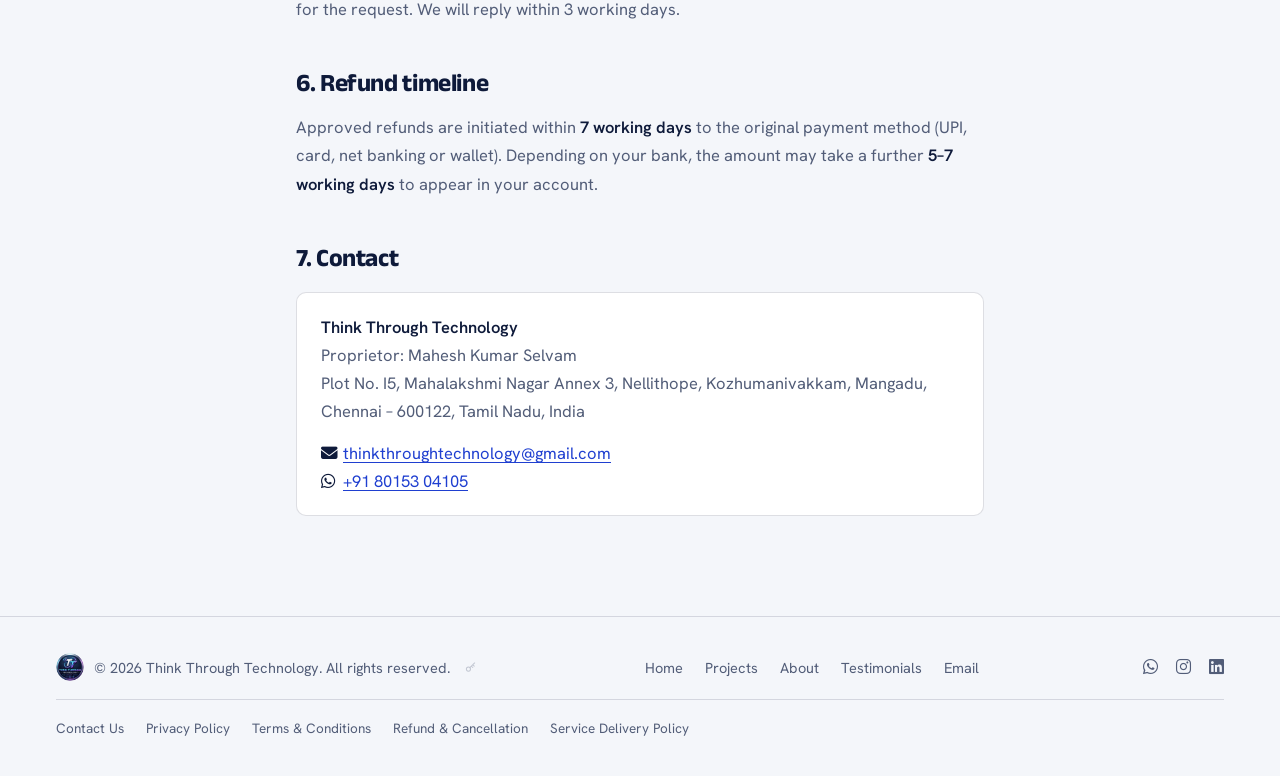
<file: refund-policy.html>
<!DOCTYPE html>
<html lang="en">
<head>
<meta charset="UTF-8">
<meta name="viewport" content="width=device-width, initial-scale=1.0, viewport-fit=cover">
<title>Refund &amp; Cancellation Policy — Think Through Technology</title>
<meta name="description" content="Refund and cancellation policy for Think Through Technology web design and development services.">
<meta name="author" content="Think Through Technology">
<meta name="robots" content="index, follow">
<link rel="canonical" href="https://thinkthroughtechnology.in/refund-policy.html">

<!-- Open Graph -->
<meta property="og:type" content="website">
<meta property="og:site_name" content="Think Through Technology">
<meta property="og:title" content="Refund &amp; Cancellation Policy — Think Through Technology">
<meta property="og:description" content="Refund and cancellation policy for Think Through Technology web design and development services.">
<meta property="og:url" content="https://thinkthroughtechnology.in/refund-policy.html">
<meta property="og:image" content="https://thinkthroughtechnology.in/assets/img/logo-512.png">
<meta property="og:locale" content="en_IN">

<!-- Twitter Card -->
<meta name="twitter:card" content="summary_large_image">
<meta name="twitter:title" content="Refund &amp; Cancellation Policy — Think Through Technology">
<meta name="twitter:description" content="Refund and cancellation policy for Think Through Technology web design and development services.">
<meta name="twitter:image" content="https://thinkthroughtechnology.in/assets/img/logo-512.png">

<!-- Favicons -->
<link rel="icon" href="/favicon.ico" sizes="any">
<link rel="icon" type="image/png" sizes="16x16" href="assets/img/favicon-16.png">
<link rel="icon" type="image/png" sizes="32x32" href="assets/img/favicon-32.png">
<link rel="icon" type="image/png" sizes="64x64" href="assets/img/favicon-64.png">
<link rel="apple-touch-icon" sizes="180x180" href="assets/img/logo-180.png">
<link rel="manifest" href="/site.webmanifest">
<meta name="theme-color" content="#0e1a3a">

<link rel="stylesheet" href="https://cdnjs.cloudflare.com/ajax/libs/font-awesome/6.5.1/css/all.min.css">
<link rel="stylesheet" href="assets/css/style.css">

<script>
  document.documentElement.setAttribute('data-theme', localStorage.getItem('ttt-theme') || 'light');
</script>
</head>
<body>

<div class="grain"></div>
<div class="vignette"></div>

<!-- Navbar -->
<header class="nav" id="siteNav">
  <a href="index.html#top" class="brand-logo">
    <span class="glyph"><img src="assets/img/logo-180.png" alt="Think Through Technology logo"></span>
    <span class="brand-text">Think Through<small>TECHNOLOGY</small></span>
  </a>
  <nav class="links">
    <a href="index.html">Home</a>
    <a href="projects.html">Projects</a>
    <a href="about.html">About</a>
    <a href="testimonials.html">Testimonials</a>
    <a href="index.html#contact">Contact</a>
  </nav>
  <div class="nav-right">
    <button class="theme-toggle" aria-label="Toggle day/night mode"><i class="fa-solid fa-sun"></i></button>
    <a href="index.html#contact" class="nav-cta">Start a Project</a>
    <div class="burger"><span></span><span></span><span></span></div>
  </div>
</header>

<!-- Mobile menu -->
<div class="mobile-menu">
  <a href="index.html">Home</a>
  <a href="projects.html">Projects</a>
  <a href="about.html">About</a>
  <a href="testimonials.html">Testimonials</a>
  <a href="index.html#contact">Contact</a>
  <a href="index.html#contact" class="btn-primary mm-cta"><i class="fa-brands fa-whatsapp"></i> Start a Project</a>
</div>

<!-- Page Hero -->
<section class="page-hero page-hero--compact">
  <div class="hero-bg"></div>
  <div class="hero-grid"></div>
  <div class="breadcrumb"><a href="index.html">Home</a><i class="fa-solid fa-chevron-right"></i><span>Refund &amp; Cancellation</span></div>
  <h1>Refund &amp; Cancellation Policy</h1>
</section>

<section class="legal">
<p class="legal-updated">Last updated: 13 November 2026</p>
<p>This policy explains how cancellations and refunds work for services purchased from Think Through Technology. Because our services are custom design and development work, refunds depend on how much work has been completed.</p>

<h2>1. Cancellation by the Client</h2>
<ul>
<li>You may cancel a project by informing us in writing by email or WhatsApp.</li>
<li><b>Before work starts:</b> if you cancel within 48 hours of paying the advance and before any work has started, you will receive a full refund of the advance.</li>
<li><b>After work has started:</b> the advance covers planning, design and development time already spent. We will calculate the value of the work completed up to the cancellation date and refund any unused balance of the amount paid, if any.</li>
<li><b>After approval or delivery:</b> once a design, milestone or the final project has been approved or delivered, the payment for that stage is non-refundable.</li>
</ul>

<h2>2. Non-refundable items</h2>
<ul>
<li>Domain registrations and renewals.</li>
<li>Hosting, cloud, email, SMS/WhatsApp API or other third-party charges already paid on your behalf.</li>
<li>Paid themes, plugins, stock images or licences purchased for your project.</li>
<li>Monthly or annual maintenance for a period that has already started.</li>
</ul>

<h2>3. Cancellation by us</h2>
<p>If we are unable to start or complete your project for reasons on our side, we will refund the amount paid for work not delivered.</p>

<h2>4. Duplicate or failed payments</h2>
<ul>
<li>If you were charged twice for the same payment, or charged more than the agreed amount, the extra amount will be refunded in full after verification.</li>
<li>If money was debited but the payment failed, it is usually reversed automatically by your bank or payment provider within 5–7 working days. If it is not, contact us with the transaction reference and we will help resolve it with Cashfree Payments.</li>
</ul>

<h2>5. How to request a refund</h2>
<p>Email <a href="mailto:thinkthroughtechnology@gmail.com">thinkthroughtechnology@gmail.com</a> or WhatsApp <a href="https://wa.me/918015304105" target="_blank">+91 80153 04105</a> with your name, invoice or quote number, payment date, amount and transaction reference, and the reason for the request. We will reply within 3 working days.</p>

<h2>6. Refund timeline</h2>
<p>Approved refunds are initiated within <b>7 working days</b> to the original payment method (UPI, card, net banking or wallet). Depending on your bank, the amount may take a further <b>5–7 working days</b> to appear in your account.</p>

<h2>7. Contact</h2>
<div class="legal-contact">
  <p><b>Think Through Technology</b><br>Proprietor: Mahesh Kumar Selvam<br>Plot No. I5, Mahalakshmi Nagar Annex 3, Nellithope, Kozhumanivakkam, Mangadu, Chennai – 600122, Tamil Nadu, India</p>
  <p><i class="fa-solid fa-envelope"></i> <a href="mailto:thinkthroughtechnology@gmail.com">thinkthroughtechnology@gmail.com</a><br>
  <i class="fa-brands fa-whatsapp"></i> <a href="https://wa.me/918015304105" target="_blank">+91 80153 04105</a></p>
</div>

</section>

<footer>
  <div class="f-brand">
    <span class="glyph"><img src="assets/img/logo-180.png" alt=""></span>
    <span>© <span id="year"></span> Think Through Technology. All rights reserved.</span>
    <a href="admin/payment-link.html" class="f-admin" rel="nofollow" title="Payment links" aria-label="Payment links (admin)"><svg width="11" height="11" viewBox="0 0 24 24" fill="none" stroke="currentColor" stroke-width="2.2" stroke-linecap="round" stroke-linejoin="round" aria-hidden="true"><circle cx="7.5" cy="15.5" r="4.5"/><path d="M10.7 12.3 21 2m-4 4 3 3m-6-0 3 3"/></svg></a>
  </div>
  <div class="f-links">
    <a href="index.html">Home</a>
    <a href="projects.html">Projects</a>
    <a href="about.html">About</a>
    <a href="testimonials.html">Testimonials</a>
    <a href="mailto:thinkthroughtechnology@gmail.com">Email</a>
  </div>
  <div class="f-social">
    <a href="https://wa.me/918015304105" target="_blank" aria-label="WhatsApp"><i class="fa-brands fa-whatsapp"></i></a>
    <a href="https://www.instagram.com/thinkthroughtechnology?igsi=MXBtcmg1cXJ1Y25q" target="_blank" aria-label="Instagram"><i class="fa-brands fa-instagram"></i></a>
    <a href="#" target="_blank" aria-label="LinkedIn"><i class="fa-brands fa-linkedin"></i></a>
  </div>
  <div class="f-legal">
    <a href="contact.html">Contact Us</a>
    <a href="privacy-policy.html">Privacy Policy</a>
    <a href="terms-and-conditions.html">Terms &amp; Conditions</a>
    <a href="refund-policy.html">Refund &amp; Cancellation</a>
    <a href="delivery-policy.html">Service Delivery Policy</a>
  </div>
</footer>

<a class="float-ig" href="https://www.instagram.com/thinkthroughtechnology?igsi=MXBtcmg1cXJ1Y25q" target="_blank" aria-label="Follow on Instagram"><i class="fa-brands fa-instagram"></i></a>
<a class="float-wa" href="https://wa.me/918015304105?text=Hi%20Think%20Through%20Technology%2C%20I%27d%20like%20to%20discuss%20a%20project." target="_blank" aria-label="Chat on WhatsApp"><i class="fa-brands fa-whatsapp"></i></a>

<script src="assets/js/main.js"></script>
</body>
</html>
</file>
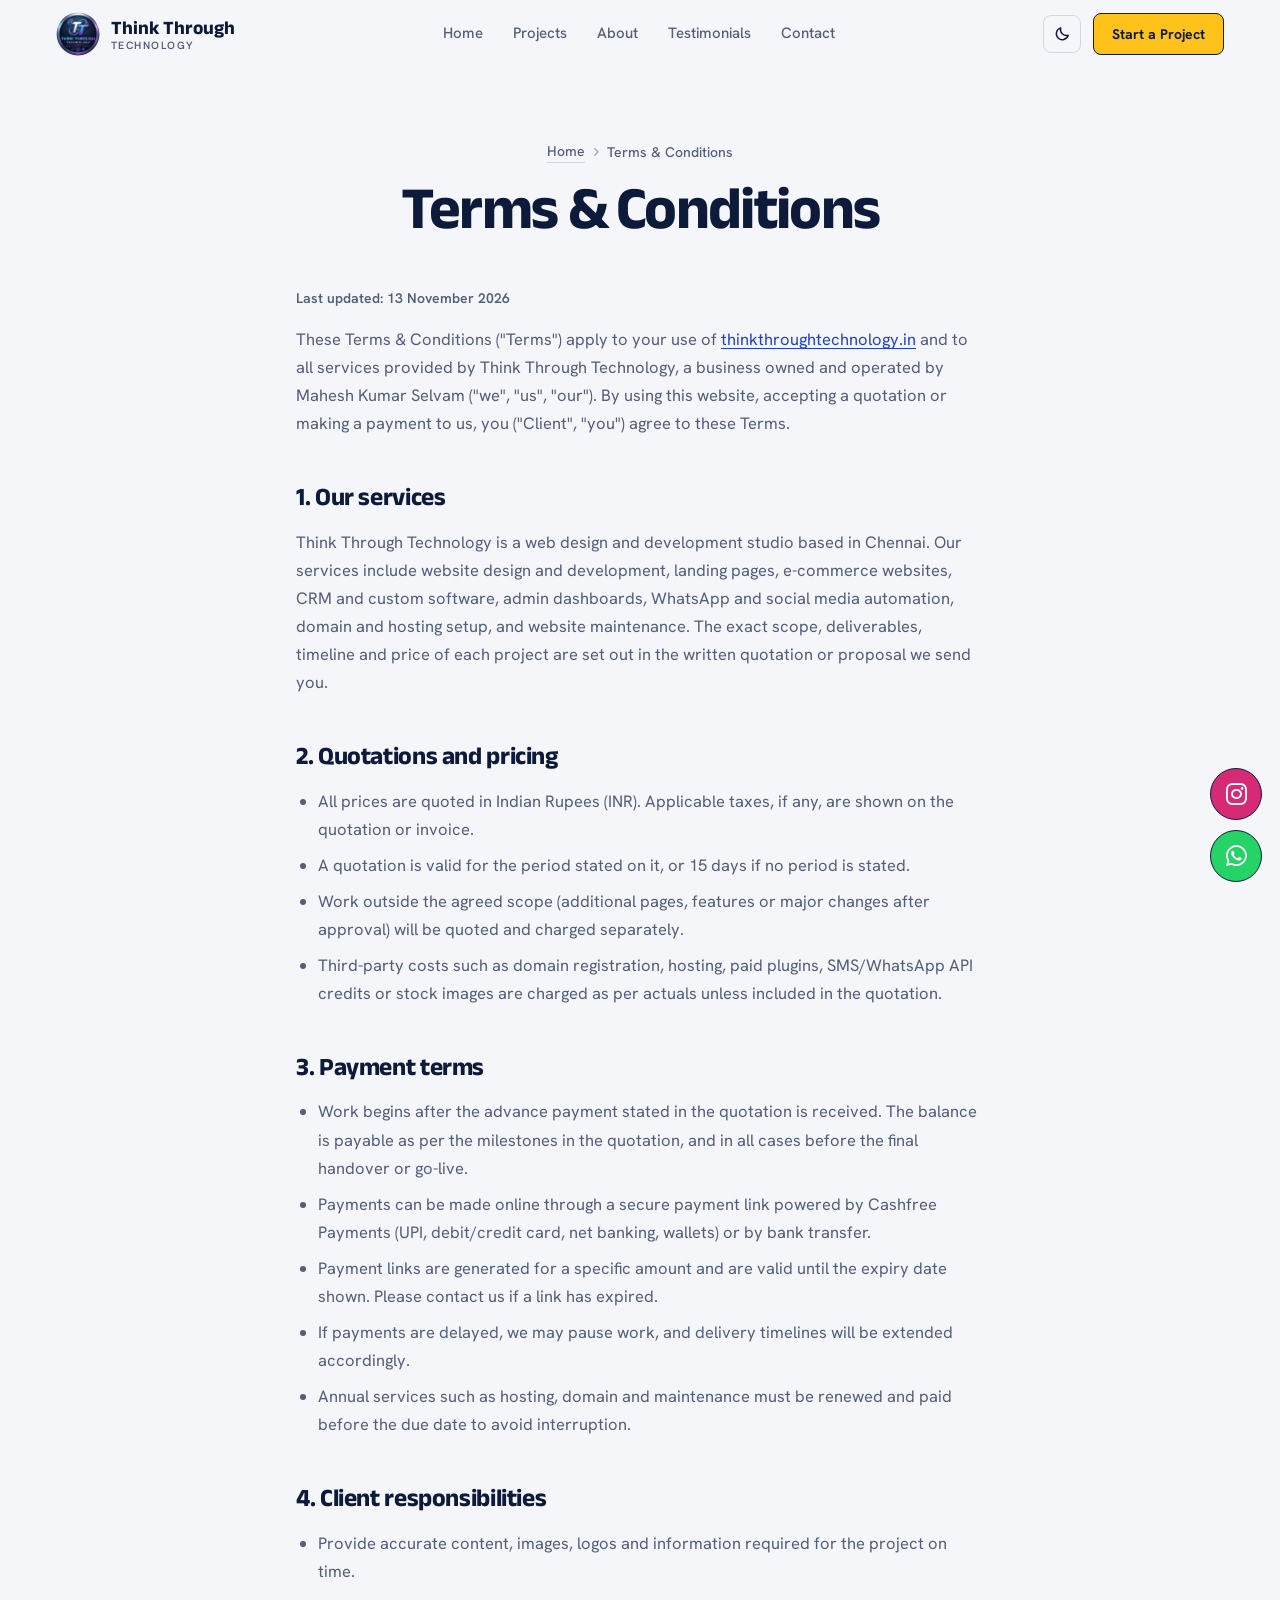
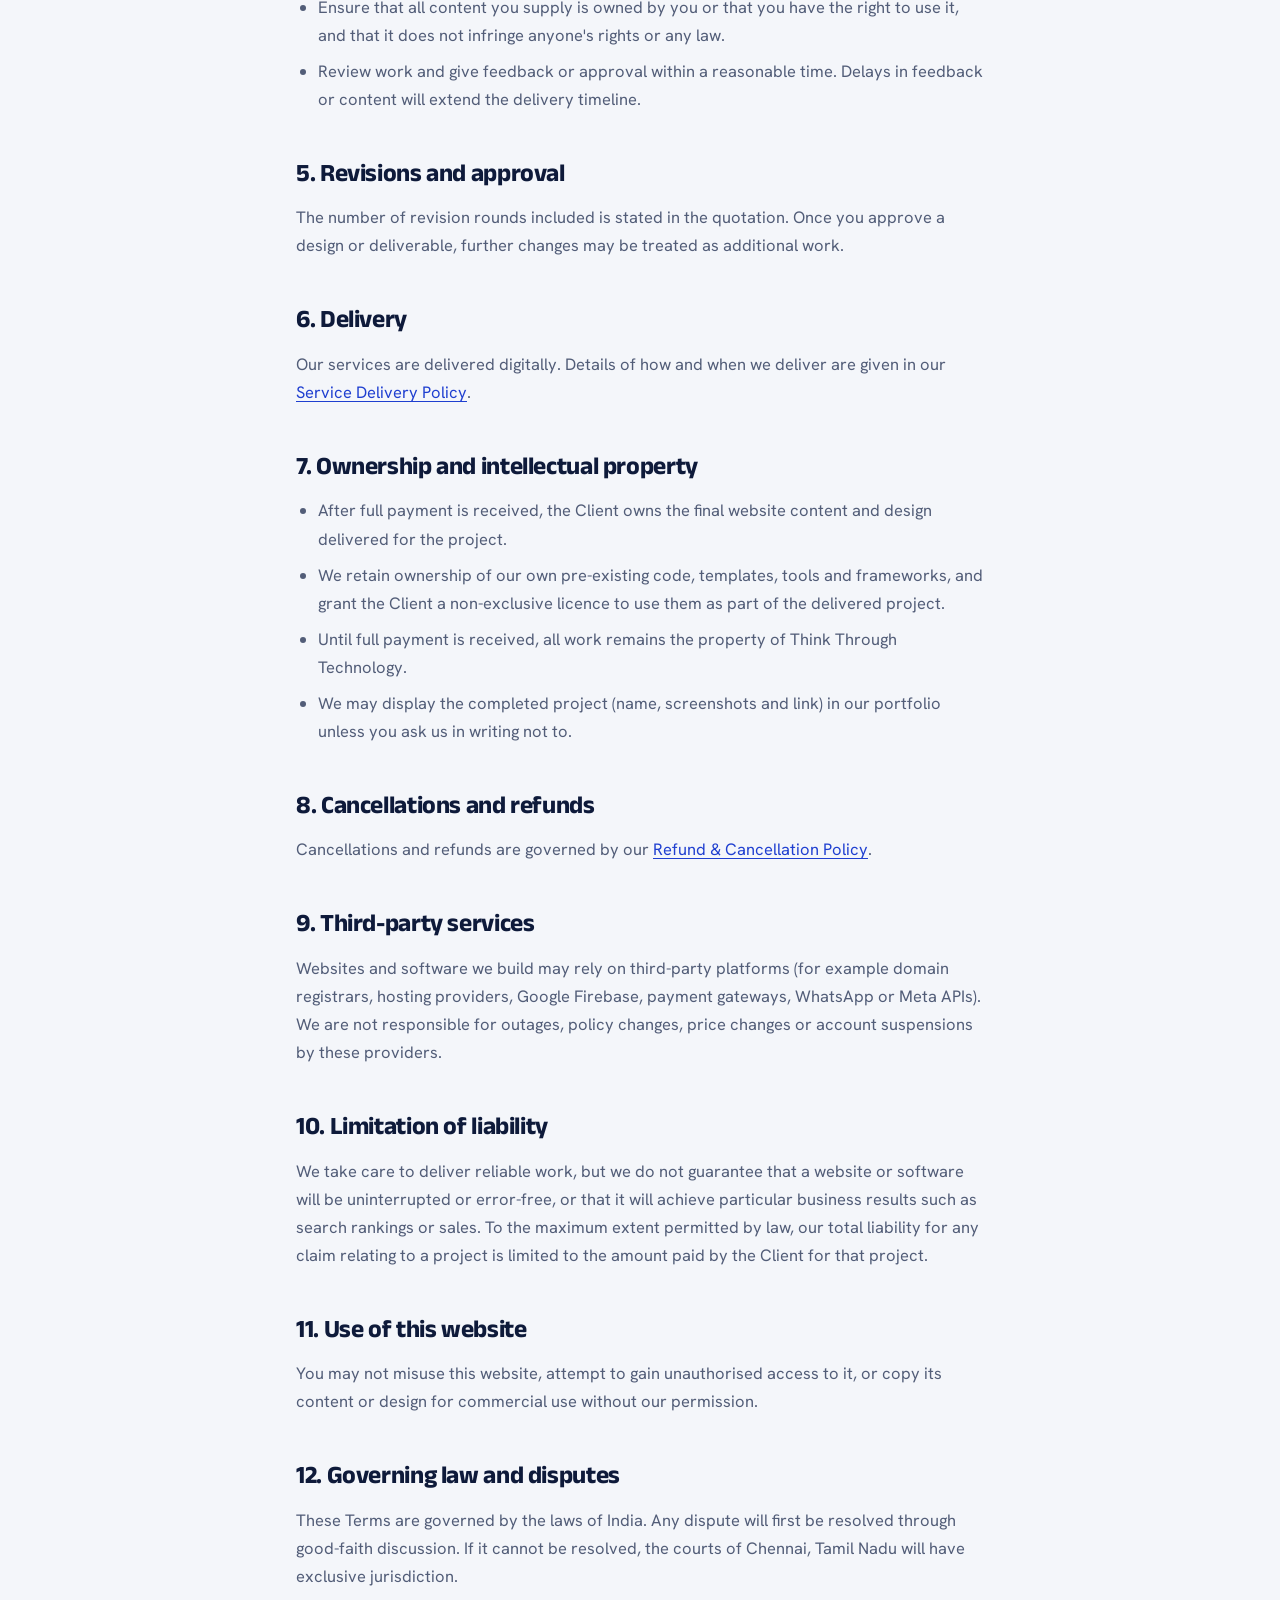
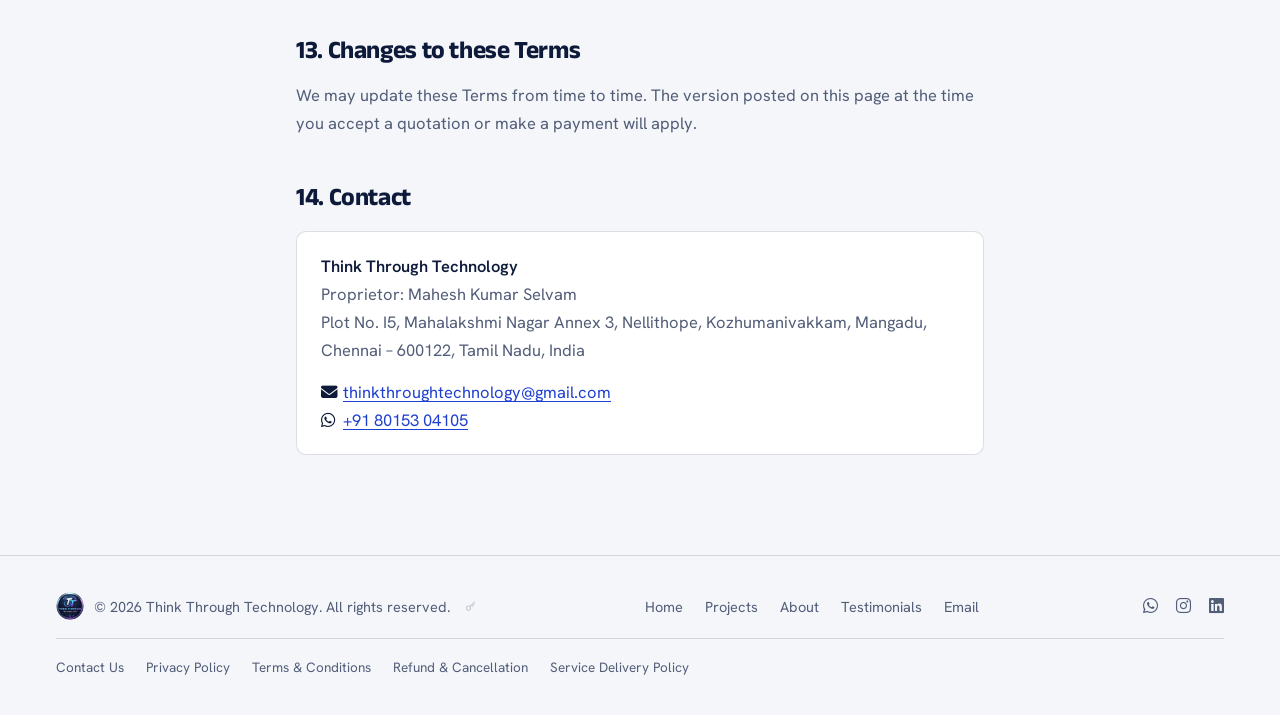
<file: terms-and-conditions.html>
<!DOCTYPE html>
<html lang="en">
<head>
<meta charset="UTF-8">
<meta name="viewport" content="width=device-width, initial-scale=1.0, viewport-fit=cover">
<title>Terms &amp; Conditions — Think Through Technology</title>
<meta name="description" content="Terms and conditions for using the Think Through Technology website and services.">
<meta name="author" content="Think Through Technology">
<meta name="robots" content="index, follow">
<link rel="canonical" href="https://thinkthroughtechnology.in/terms-and-conditions.html">

<!-- Open Graph -->
<meta property="og:type" content="website">
<meta property="og:site_name" content="Think Through Technology">
<meta property="og:title" content="Terms &amp; Conditions — Think Through Technology">
<meta property="og:description" content="Terms and conditions for using the Think Through Technology website and services.">
<meta property="og:url" content="https://thinkthroughtechnology.in/terms-and-conditions.html">
<meta property="og:image" content="https://thinkthroughtechnology.in/assets/img/logo-512.png">
<meta property="og:locale" content="en_IN">

<!-- Twitter Card -->
<meta name="twitter:card" content="summary_large_image">
<meta name="twitter:title" content="Terms &amp; Conditions — Think Through Technology">
<meta name="twitter:description" content="Terms and conditions for using the Think Through Technology website and services.">
<meta name="twitter:image" content="https://thinkthroughtechnology.in/assets/img/logo-512.png">

<!-- Favicons -->
<link rel="icon" href="/favicon.ico" sizes="any">
<link rel="icon" type="image/png" sizes="16x16" href="assets/img/favicon-16.png">
<link rel="icon" type="image/png" sizes="32x32" href="assets/img/favicon-32.png">
<link rel="icon" type="image/png" sizes="64x64" href="assets/img/favicon-64.png">
<link rel="apple-touch-icon" sizes="180x180" href="assets/img/logo-180.png">
<link rel="manifest" href="/site.webmanifest">
<meta name="theme-color" content="#0e1a3a">

<link rel="stylesheet" href="https://cdnjs.cloudflare.com/ajax/libs/font-awesome/6.5.1/css/all.min.css">
<link rel="stylesheet" href="assets/css/style.css">

<script>
  document.documentElement.setAttribute('data-theme', localStorage.getItem('ttt-theme') || 'light');
</script>
</head>
<body>

<div class="grain"></div>
<div class="vignette"></div>

<!-- Navbar -->
<header class="nav" id="siteNav">
  <a href="index.html#top" class="brand-logo">
    <span class="glyph"><img src="assets/img/logo-180.png" alt="Think Through Technology logo"></span>
    <span class="brand-text">Think Through<small>TECHNOLOGY</small></span>
  </a>
  <nav class="links">
    <a href="index.html">Home</a>
    <a href="projects.html">Projects</a>
    <a href="about.html">About</a>
    <a href="testimonials.html">Testimonials</a>
    <a href="index.html#contact">Contact</a>
  </nav>
  <div class="nav-right">
    <button class="theme-toggle" aria-label="Toggle day/night mode"><i class="fa-solid fa-sun"></i></button>
    <a href="index.html#contact" class="nav-cta">Start a Project</a>
    <div class="burger"><span></span><span></span><span></span></div>
  </div>
</header>

<!-- Mobile menu -->
<div class="mobile-menu">
  <a href="index.html">Home</a>
  <a href="projects.html">Projects</a>
  <a href="about.html">About</a>
  <a href="testimonials.html">Testimonials</a>
  <a href="index.html#contact">Contact</a>
  <a href="index.html#contact" class="btn-primary mm-cta"><i class="fa-brands fa-whatsapp"></i> Start a Project</a>
</div>

<!-- Page Hero -->
<section class="page-hero page-hero--compact">
  <div class="hero-bg"></div>
  <div class="hero-grid"></div>
  <div class="breadcrumb"><a href="index.html">Home</a><i class="fa-solid fa-chevron-right"></i><span>Terms &amp; Conditions</span></div>
  <h1>Terms &amp; Conditions</h1>
</section>

<section class="legal">
<p class="legal-updated">Last updated: 13 November 2026</p>
<p>These Terms &amp; Conditions ("Terms") apply to your use of <a href="https://thinkthroughtechnology.in">thinkthroughtechnology.in</a> and to all services provided by Think Through Technology, a business owned and operated by Mahesh Kumar Selvam ("we", "us", "our"). By using this website, accepting a quotation or making a payment to us, you ("Client", "you") agree to these Terms.</p>

<h2>1. Our services</h2>
<p>Think Through Technology is a web design and development studio based in Chennai. Our services include website design and development, landing pages, e-commerce websites, CRM and custom software, admin dashboards, WhatsApp and social media automation, domain and hosting setup, and website maintenance. The exact scope, deliverables, timeline and price of each project are set out in the written quotation or proposal we send you.</p>

<h2>2. Quotations and pricing</h2>
<ul>
<li>All prices are quoted in Indian Rupees (INR). Applicable taxes, if any, are shown on the quotation or invoice.</li>
<li>A quotation is valid for the period stated on it, or 15 days if no period is stated.</li>
<li>Work outside the agreed scope (additional pages, features or major changes after approval) will be quoted and charged separately.</li>
<li>Third-party costs such as domain registration, hosting, paid plugins, SMS/WhatsApp API credits or stock images are charged as per actuals unless included in the quotation.</li>
</ul>

<h2>3. Payment terms</h2>
<ul>
<li>Work begins after the advance payment stated in the quotation is received. The balance is payable as per the milestones in the quotation, and in all cases before the final handover or go-live.</li>
<li>Payments can be made online through a secure payment link powered by Cashfree Payments (UPI, debit/credit card, net banking, wallets) or by bank transfer.</li>
<li>Payment links are generated for a specific amount and are valid until the expiry date shown. Please contact us if a link has expired.</li>
<li>If payments are delayed, we may pause work, and delivery timelines will be extended accordingly.</li>
<li>Annual services such as hosting, domain and maintenance must be renewed and paid before the due date to avoid interruption.</li>
</ul>

<h2>4. Client responsibilities</h2>
<ul>
<li>Provide accurate content, images, logos and information required for the project on time.</li>
<li>Ensure that all content you supply is owned by you or that you have the right to use it, and that it does not infringe anyone's rights or any law.</li>
<li>Review work and give feedback or approval within a reasonable time. Delays in feedback or content will extend the delivery timeline.</li>
</ul>

<h2>5. Revisions and approval</h2>
<p>The number of revision rounds included is stated in the quotation. Once you approve a design or deliverable, further changes may be treated as additional work.</p>

<h2>6. Delivery</h2>
<p>Our services are delivered digitally. Details of how and when we deliver are given in our <a href="delivery-policy.html">Service Delivery Policy</a>.</p>

<h2>7. Ownership and intellectual property</h2>
<ul>
<li>After full payment is received, the Client owns the final website content and design delivered for the project.</li>
<li>We retain ownership of our own pre-existing code, templates, tools and frameworks, and grant the Client a non-exclusive licence to use them as part of the delivered project.</li>
<li>Until full payment is received, all work remains the property of Think Through Technology.</li>
<li>We may display the completed project (name, screenshots and link) in our portfolio unless you ask us in writing not to.</li>
</ul>

<h2>8. Cancellations and refunds</h2>
<p>Cancellations and refunds are governed by our <a href="refund-policy.html">Refund &amp; Cancellation Policy</a>.</p>

<h2>9. Third-party services</h2>
<p>Websites and software we build may rely on third-party platforms (for example domain registrars, hosting providers, Google Firebase, payment gateways, WhatsApp or Meta APIs). We are not responsible for outages, policy changes, price changes or account suspensions by these providers.</p>

<h2>10. Limitation of liability</h2>
<p>We take care to deliver reliable work, but we do not guarantee that a website or software will be uninterrupted or error-free, or that it will achieve particular business results such as search rankings or sales. To the maximum extent permitted by law, our total liability for any claim relating to a project is limited to the amount paid by the Client for that project.</p>

<h2>11. Use of this website</h2>
<p>You may not misuse this website, attempt to gain unauthorised access to it, or copy its content or design for commercial use without our permission.</p>

<h2>12. Governing law and disputes</h2>
<p>These Terms are governed by the laws of India. Any dispute will first be resolved through good-faith discussion. If it cannot be resolved, the courts of Chennai, Tamil Nadu will have exclusive jurisdiction.</p>

<h2>13. Changes to these Terms</h2>
<p>We may update these Terms from time to time. The version posted on this page at the time you accept a quotation or make a payment will apply.</p>

<h2>14. Contact</h2>
<div class="legal-contact">
  <p><b>Think Through Technology</b><br>Proprietor: Mahesh Kumar Selvam<br>Plot No. I5, Mahalakshmi Nagar Annex 3, Nellithope, Kozhumanivakkam, Mangadu, Chennai – 600122, Tamil Nadu, India</p>
  <p><i class="fa-solid fa-envelope"></i> <a href="mailto:thinkthroughtechnology@gmail.com">thinkthroughtechnology@gmail.com</a><br>
  <i class="fa-brands fa-whatsapp"></i> <a href="https://wa.me/918015304105" target="_blank">+91 80153 04105</a></p>
</div>

</section>

<footer>
  <div class="f-brand">
    <span class="glyph"><img src="assets/img/logo-180.png" alt=""></span>
    <span>© <span id="year"></span> Think Through Technology. All rights reserved.</span>
    <a href="admin/payment-link.html" class="f-admin" rel="nofollow" title="Payment links" aria-label="Payment links (admin)"><svg width="11" height="11" viewBox="0 0 24 24" fill="none" stroke="currentColor" stroke-width="2.2" stroke-linecap="round" stroke-linejoin="round" aria-hidden="true"><circle cx="7.5" cy="15.5" r="4.5"/><path d="M10.7 12.3 21 2m-4 4 3 3m-6-0 3 3"/></svg></a>
  </div>
  <div class="f-links">
    <a href="index.html">Home</a>
    <a href="projects.html">Projects</a>
    <a href="about.html">About</a>
    <a href="testimonials.html">Testimonials</a>
    <a href="mailto:thinkthroughtechnology@gmail.com">Email</a>
  </div>
  <div class="f-social">
    <a href="https://wa.me/918015304105" target="_blank" aria-label="WhatsApp"><i class="fa-brands fa-whatsapp"></i></a>
    <a href="https://www.instagram.com/thinkthroughtechnology?igsi=MXBtcmg1cXJ1Y25q" target="_blank" aria-label="Instagram"><i class="fa-brands fa-instagram"></i></a>
    <a href="#" target="_blank" aria-label="LinkedIn"><i class="fa-brands fa-linkedin"></i></a>
  </div>
  <div class="f-legal">
    <a href="contact.html">Contact Us</a>
    <a href="privacy-policy.html">Privacy Policy</a>
    <a href="terms-and-conditions.html">Terms &amp; Conditions</a>
    <a href="refund-policy.html">Refund &amp; Cancellation</a>
    <a href="delivery-policy.html">Service Delivery Policy</a>
  </div>
</footer>

<a class="float-ig" href="https://www.instagram.com/thinkthroughtechnology?igsi=MXBtcmg1cXJ1Y25q" target="_blank" aria-label="Follow on Instagram"><i class="fa-brands fa-instagram"></i></a>
<a class="float-wa" href="https://wa.me/918015304105?text=Hi%20Think%20Through%20Technology%2C%20I%27d%20like%20to%20discuss%20a%20project." target="_blank" aria-label="Chat on WhatsApp"><i class="fa-brands fa-whatsapp"></i></a>

<script src="assets/js/main.js"></script>
</body>
</html>
</file>
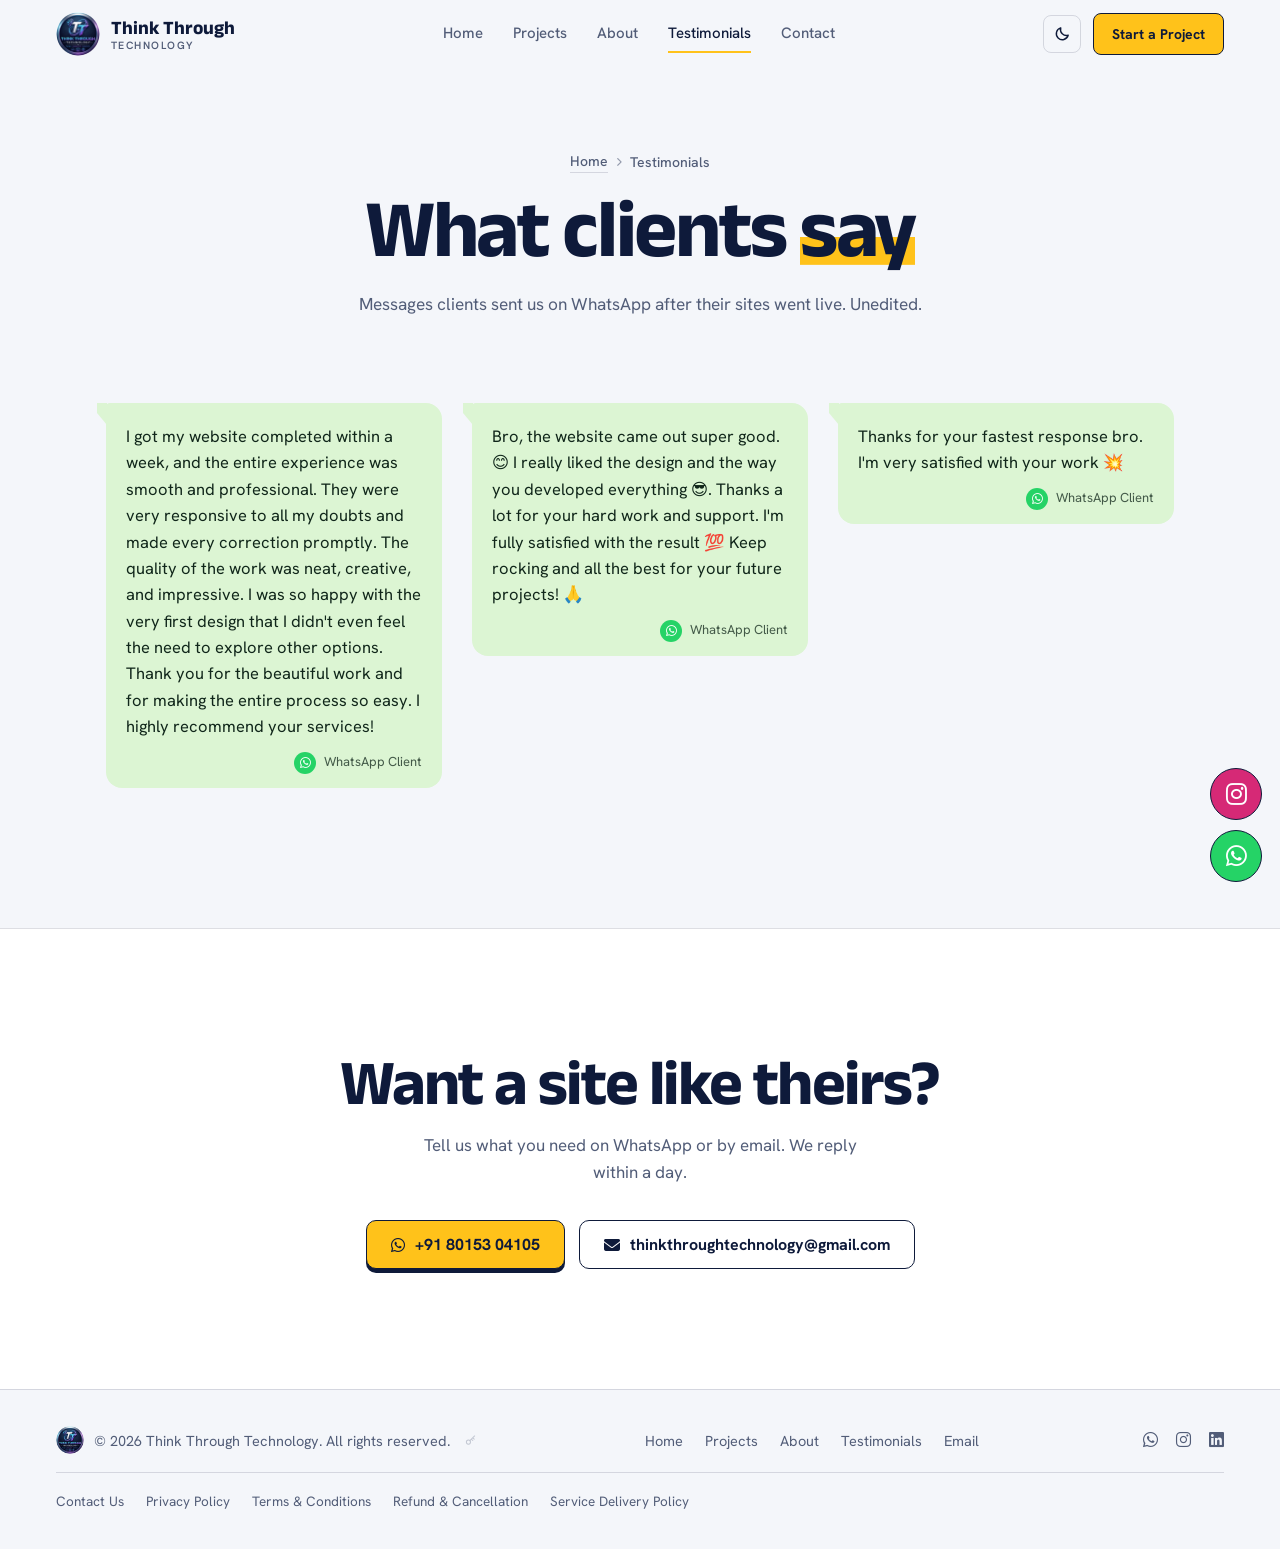
<file: testimonials.html>
<!DOCTYPE html>
<html lang="en">
<head>
<meta charset="UTF-8">
<meta name="viewport" content="width=device-width, initial-scale=1.0, viewport-fit=cover">
<title>Client Testimonials — Think Through Technology | What Clients Say</title>
<meta name="description" content="Real feedback from real clients of Think Through Technology — see what businesses say about our website design and development work.">
<meta name="keywords" content="Think Through Technology reviews, client testimonials website design, web design company reviews Chennai, website development feedback">
<meta name="author" content="Think Through Technology">
<meta name="robots" content="index, follow">
<link rel="canonical" href="https://thinkthroughtechnology.in/testimonials.html">

<!-- Open Graph -->
<meta property="og:type" content="website">
<meta property="og:site_name" content="Think Through Technology">
<meta property="og:title" content="Client Testimonials — Think Through Technology | What Clients Say">
<meta property="og:description" content="Real feedback from real clients of Think Through Technology — see what businesses say about our website design and development work.">
<meta property="og:url" content="https://thinkthroughtechnology.in/testimonials.html">
<meta property="og:image" content="https://thinkthroughtechnology.in/assets/img/logo-512.png">
<meta property="og:locale" content="en_IN">

<!-- Twitter Card -->
<meta name="twitter:card" content="summary_large_image">
<meta name="twitter:title" content="Client Testimonials — Think Through Technology | What Clients Say">
<meta name="twitter:description" content="Real feedback from real clients of Think Through Technology — see what businesses say about our website design and development work.">
<meta name="twitter:image" content="https://thinkthroughtechnology.in/assets/img/logo-512.png">

<!-- Favicons -->
<link rel="icon" href="/favicon.ico" sizes="any">
<link rel="icon" type="image/png" sizes="16x16" href="assets/img/favicon-16.png">
<link rel="icon" type="image/png" sizes="32x32" href="assets/img/favicon-32.png">
<link rel="icon" type="image/png" sizes="64x64" href="assets/img/favicon-64.png">
<link rel="apple-touch-icon" sizes="180x180" href="assets/img/logo-180.png">
<link rel="manifest" href="/site.webmanifest">
<meta name="theme-color" content="#0e1a3a">

<link rel="stylesheet" href="https://cdnjs.cloudflare.com/ajax/libs/font-awesome/6.5.1/css/all.min.css">
<link rel="stylesheet" href="assets/css/style.css">

<script type="application/ld+json">
{
  "@context": "https://schema.org",
  "@type": "Organization",
  "name": "Think Through Technology",
  "url": "https://thinkthroughtechnology.in/",
  "logo": "https://thinkthroughtechnology.in/assets/img/logo-512.png",
  "image": "https://thinkthroughtechnology.in/assets/img/logo-512.png",
  "description": "Website design & development studio in Chennai building fast, mobile-first, business-ready websites.",
  "address": {
    "@type": "PostalAddress",
    "addressLocality": "Chennai",
    "addressRegion": "Tamil Nadu",
    "addressCountry": "IN"
  },
  "sameAs": [
    "https://www.instagram.com/thinkthroughtechnology",
    "https://wa.me/918015304105"
  ],
  "contactPoint": {
    "@type": "ContactPoint",
    "telephone": "+91-80153-04105",
    "contactType": "customer service",
    "email": "thinkthroughtechnology@gmail.com"
  }
}
</script>

<script>
  document.documentElement.setAttribute('data-theme', localStorage.getItem('ttt-theme') || 'light');
</script>
</head>
<body>

<div class="grain"></div>
<div class="vignette"></div>

<!-- Navbar -->
<header class="nav" id="siteNav">
  <a href="index.html#top" class="brand-logo">
    <span class="glyph"><img src="assets/img/logo-180.png" alt="Think Through Technology logo"></span>
    <span class="brand-text">Think Through<small>TECHNOLOGY</small></span>
  </a>
  <nav class="links">
    <a href="index.html">Home</a>
    <a href="projects.html">Projects</a>
    <a href="about.html">About</a>
    <a href="testimonials.html" class="active">Testimonials</a>
    <a href="index.html#contact">Contact</a>
  </nav>
  <div class="nav-right">
    <button class="theme-toggle" aria-label="Toggle day/night mode"><i class="fa-solid fa-sun"></i></button>
    <a href="index.html#contact" class="nav-cta">Start a Project</a>
    <div class="burger"><span></span><span></span><span></span></div>
  </div>
</header>

<!-- Mobile menu -->
<div class="mobile-menu">
  <a href="index.html">Home</a>
  <a href="projects.html">Projects</a>
  <a href="about.html">About</a>
  <a href="testimonials.html" class="active">Testimonials</a>
  <a href="index.html#contact">Contact</a>
  <a href="index.html#contact" class="btn-primary mm-cta"><i class="fa-brands fa-whatsapp"></i> Start a Project</a>
</div>

<!-- Page Hero -->
<section class="page-hero">
  <div class="hero-bg"></div>
  <div class="hero-grid"></div>
  <div class="breadcrumb"><a href="index.html">Home</a><i class="fa-solid fa-chevron-right"></i><span>Testimonials</span></div>
  <h1>What clients <span class="hl">say</span></h1>
  <p class="sub" style="margin-top:22px;">Messages clients sent us on WhatsApp after their sites went live. Unedited.</p>
</section>

<!-- Testimonials -->
<section class="testimonials-wrap">
  <div class="testimonials-grid">
    <div class="testimonial-card">
      <i class="fa-solid fa-quote-left quote-icon"></i>
      <p class="msg">I got my website completed within a week, and the entire experience was smooth and professional. They were very responsive to all my doubts and made every correction promptly. The quality of the work was neat, creative, and impressive. I was so happy with the very first design that I didn't even feel the need to explore other options. Thank you for the beautiful work and for making the entire process so easy. I highly recommend your services!</p>
      <div class="t-who">
        <div class="t-avatar"><i class="fa-brands fa-whatsapp"></i></div>
        <div class="t-source">WhatsApp Client</div>
      </div>
    </div>

    <div class="testimonial-card">
      <i class="fa-solid fa-quote-left quote-icon"></i>
      <p class="msg">Bro, the website came out super good. 😊 I really liked the design and the way you developed everything 😎. Thanks a lot for your hard work and support. I'm fully satisfied with the result 💯 Keep rocking and all the best for your future projects! 🙏</p>
      <div class="t-who">
        <div class="t-avatar"><i class="fa-brands fa-whatsapp"></i></div>
        <div class="t-source">WhatsApp Client</div>
      </div>
    </div>

    <div class="testimonial-card">
      <i class="fa-solid fa-quote-left quote-icon"></i>
      <p class="msg">Thanks for your fastest response bro. I'm very satisfied with your work 💥</p>
      <div class="t-who">
        <div class="t-avatar"><i class="fa-brands fa-whatsapp"></i></div>
        <div class="t-source">WhatsApp Client</div>
      </div>
    </div>
  </div>
</section>

<!-- Final CTA -->
<section class="cta-final" id="contact" style="margin-top:120px;">
  <h2>Want a site like theirs?</h2>
  <p>Tell us what you need on WhatsApp or by email. We reply within a day.</p>
  <div class="hero-ctas">
    <a href="https://wa.me/918015304105?text=Hi%20Think%20Through%20Technology%2C%20I%27d%20like%20to%20discuss%20a%20website%20project." class="btn-primary" target="_blank"><i class="fa-brands fa-whatsapp"></i> +91 80153 04105</a>
    <a href="mailto:thinkthroughtechnology@gmail.com" class="btn-ghost"><i class="fa-solid fa-envelope"></i> thinkthroughtechnology@gmail.com</a>
  </div>
</section>

<footer>
  <div class="f-brand">
    <span class="glyph"><img src="assets/img/logo-180.png" alt=""></span>
    <span>© <span id="year"></span> Think Through Technology. All rights reserved.</span>
    <a href="admin/payment-link.html" class="f-admin" rel="nofollow" title="Payment links" aria-label="Payment links (admin)"><svg width="11" height="11" viewBox="0 0 24 24" fill="none" stroke="currentColor" stroke-width="2.2" stroke-linecap="round" stroke-linejoin="round" aria-hidden="true"><circle cx="7.5" cy="15.5" r="4.5"/><path d="M10.7 12.3 21 2m-4 4 3 3m-6-0 3 3"/></svg></a>
  </div>
  <div class="f-links">
    <a href="index.html">Home</a>
    <a href="projects.html">Projects</a>
    <a href="about.html">About</a>
    <a href="testimonials.html">Testimonials</a>
    <a href="mailto:thinkthroughtechnology@gmail.com">Email</a>
  </div>
  <div class="f-social">
    <a href="https://wa.me/918015304105" target="_blank" aria-label="WhatsApp"><i class="fa-brands fa-whatsapp"></i></a>
    <a href="https://www.instagram.com/thinkthroughtechnology?igsi=MXBtcmg1cXJ1Y25q" target="_blank" aria-label="Instagram"><i class="fa-brands fa-instagram"></i></a>
    <a href="#" target="_blank" aria-label="LinkedIn"><i class="fa-brands fa-linkedin"></i></a>
  </div>
  <div class="f-legal">
    <a href="contact.html">Contact Us</a>
    <a href="privacy-policy.html">Privacy Policy</a>
    <a href="terms-and-conditions.html">Terms &amp; Conditions</a>
    <a href="refund-policy.html">Refund &amp; Cancellation</a>
    <a href="delivery-policy.html">Service Delivery Policy</a>
  </div>
</footer>

<a class="float-ig" href="https://www.instagram.com/thinkthroughtechnology?igsi=MXBtcmg1cXJ1Y25q" target="_blank" aria-label="Follow on Instagram"><i class="fa-brands fa-instagram"></i></a>
<a class="float-wa" href="https://wa.me/918015304105?text=Hi%20Think%20Through%20Technology%2C%20I%27d%20like%20to%20discuss%20a%20project." target="_blank" aria-label="Chat on WhatsApp"><i class="fa-brands fa-whatsapp"></i></a>

<script src="assets/js/main.js"></script>
</body>
</html>
</file>
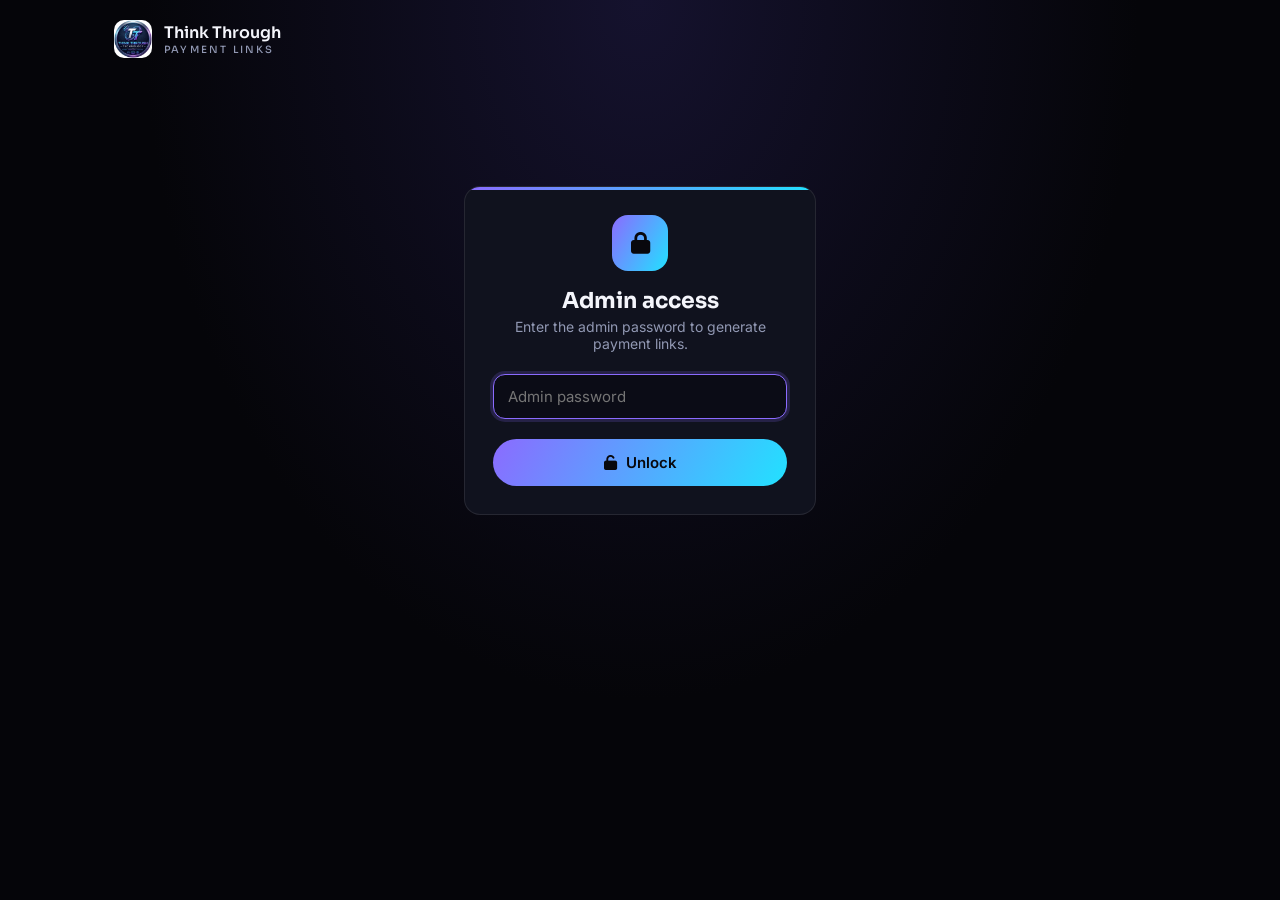
<file: admin/payment-link.html>
<!DOCTYPE html>
<html lang="en">
<head>
<meta charset="UTF-8">
<meta name="viewport" content="width=device-width, initial-scale=1.0, viewport-fit=cover">
<title>Generate Payment Link — Think Through Technology (Admin)</title>
<meta name="robots" content="noindex, nofollow">
<link rel="icon" href="/favicon.ico" sizes="any">
<link rel="preconnect" href="https://fonts.googleapis.com">
<link rel="preconnect" href="https://fonts.gstatic.com" crossorigin>
<link href="https://fonts.googleapis.com/css2?family=Sora:wght@400;500;600;700&family=Inter:wght@400;500;600&display=swap" rel="stylesheet">
<link rel="stylesheet" href="https://cdnjs.cloudflare.com/ajax/libs/font-awesome/6.5.1/css/all.min.css">
<style>
  :root{
    --bg:#050509; --panel:#10121e; --field:#0b0c16; --line:rgba(255,255,255,.09); --text:#f4f5fb; --muted:#9198b3;
    --accent:#8b6bff; --accent2:#22e1ff; --grad:linear-gradient(120deg,#8b6bff 0%,#22e1ff 100%);
    --ok:#2ee59d; --warn:#ffcf7a; --bad:#ff6b81; --r:16px;
  }
  *{ box-sizing:border-box; }
  body{ margin:0; background:radial-gradient(ellipse at top, #15122e 0%, var(--bg) 55%); color:var(--text); font-family:Inter,system-ui,sans-serif; min-height:100vh; }
  h1,h2,h3,b.h{ font-family:Sora,sans-serif; }
  .top{ display:flex; align-items:center; justify-content:space-between; padding:20px 24px; max-width:1100px; margin:0 auto; }
  .brand{ display:flex; align-items:center; gap:12px; color:var(--text); text-decoration:none; font-family:Sora; font-weight:600; }
  .brand img{ width:38px; height:38px; border-radius:10px; }
  .brand small{ display:block; font-size:10px; letter-spacing:.22em; color:var(--muted); font-weight:500; }
  .logout{ background:none; border:1px solid var(--line); color:var(--muted); padding:8px 14px; border-radius:999px; cursor:pointer; font:inherit; font-size:13px; }
  .logout:hover{ color:var(--text); border-color:var(--accent2); }
  main{ max-width:1100px; margin:0 auto; padding:10px 24px 80px; display:grid; grid-template-columns:1.1fr .9fr; gap:24px; align-items:start; }
  .card{ background:var(--panel); border:1px solid var(--line); border-radius:var(--r); padding:28px; position:relative; overflow:hidden; }
  .card.accent::before{ content:''; position:absolute; inset:0 0 auto 0; height:3px; background:var(--grad); }
  .card h2{ margin:0 0 4px; font-size:22px; }
  .card .sub{ margin:0 0 22px; color:var(--muted); font-size:14px; }
  .grid{ display:grid; grid-template-columns:1fr 1fr; gap:14px; }
  .full{ grid-column:1/-1; }
  label{ display:block; font-size:12.5px; font-weight:600; color:var(--muted); margin-bottom:6px; letter-spacing:.02em; }
  label .req{ color:var(--accent2); }
  input, select, textarea{
    width:100%; background:var(--field); color:var(--text); border:1px solid var(--line); border-radius:12px;
    padding:12px 14px; font:inherit; font-size:15px; outline:none; transition:border-color .2s, box-shadow .2s;
  }
  input:focus, select:focus, textarea:focus{ border-color:var(--accent); box-shadow:0 0 0 3px rgba(139,107,255,.18); }
  .amount-wrap{ position:relative; }
  .amount-wrap span{ position:absolute; left:14px; top:50%; transform:translateY(-50%); color:var(--muted); font-weight:600; }
  .amount-wrap input{ padding-left:30px; font-family:Sora; font-size:22px; font-weight:700; }
  .checks{ display:flex; flex-wrap:wrap; gap:10px 20px; margin-top:4px; }
  .checks label{ display:flex; align-items:center; gap:8px; font-weight:500; color:var(--text); font-size:14px; margin:0; cursor:pointer; }
  .checks input{ width:auto; accent-color:var(--accent); }
  #partialRow{ display:none; }
  .btn{ display:inline-flex; align-items:center; justify-content:center; gap:9px; border:0; border-radius:999px; padding:14px 22px; font:600 15px Inter,sans-serif; cursor:pointer; text-decoration:none; transition:transform .2s, opacity .2s; }
  .btn:hover{ transform:translateY(-1px); }
  .btn:disabled{ opacity:.5; cursor:wait; transform:none; }
  .btn-primary{ background:var(--grad); color:#08080d; }
  .btn-ghost{ background:transparent; color:var(--text); border:1px solid var(--line); }
  .btn-wa{ background:#25d366; color:#06130b; }
  .btn-block{ width:100%; margin-top:20px; }
  .msg{ margin-top:14px; font-size:14px; padding:12px 14px; border-radius:12px; display:none; }
  .msg.err{ display:block; background:rgba(255,107,129,.1); border:1px solid rgba(255,107,129,.35); color:#ffb3bf; }
  .result{ display:none; }
  .result .amt{ font-family:Sora; font-size:34px; font-weight:700; margin:6px 0 2px; }
  .result .who{ color:var(--muted); font-size:14px; margin-bottom:18px; }
  .linkbox{ display:flex; gap:8px; background:var(--field); border:1px solid var(--line); border-radius:12px; padding:6px 6px 6px 14px; align-items:center; }
  .linkbox input{ border:0; padding:8px 0; background:transparent; font-size:14px; color:var(--accent2); box-shadow:none; }
  .linkbox button{ flex:0 0 auto; padding:10px 14px; font-size:13px; }
  .share{ display:grid; grid-template-columns:1fr 1fr; gap:10px; margin-top:12px; }
  .pill{ display:inline-flex; align-items:center; gap:6px; font-size:12px; font-weight:600; padding:4px 10px; border-radius:999px; letter-spacing:.03em; }
  .pill.ACTIVE{ background:rgba(34,225,255,.12); color:var(--accent2); }
  .pill.PAID{ background:rgba(46,229,157,.14); color:var(--ok); }
  .pill.PARTIALLY_PAID{ background:rgba(255,207,122,.14); color:var(--warn); }
  .pill.EXPIRED, .pill.CANCELLED{ background:rgba(255,107,129,.12); color:var(--bad); }
  .recent h3{ margin:0 0 14px; font-size:16px; display:flex; justify-content:space-between; align-items:center; }
  .recent h3 button{ font-size:12px; padding:6px 12px; }
  .row{ display:flex; justify-content:space-between; gap:10px; padding:14px 0; border-top:1px solid var(--line); align-items:center; }
  .row:first-of-type{ border-top:0; }
  .row .l b{ display:block; font-size:14.5px; }
  .row .l span{ font-size:12.5px; color:var(--muted); }
  .row .r{ text-align:right; display:flex; flex-direction:column; align-items:flex-end; gap:6px; }
  .row .r a{ font-size:12px; color:var(--muted); }
  .icon-btn{ width:42px; height:42px; flex:0 0 42px; border-radius:50%; display:inline-grid; place-items:center; border:1px solid var(--line); background:transparent; color:var(--text); font-size:18px; cursor:pointer; text-decoration:none; transition:transform .2s, background .2s; }
  .icon-btn:hover{ transform:translateY(-1px); }
  .icon-btn.wa{ background:#25d366; border-color:#25d366; color:#06130b; font-size:20px; }
  .row-actions{ display:flex; gap:6px; align-items:center; }
  .row-actions .icon-btn{ width:34px; height:34px; flex-basis:34px; font-size:15px; }
  .row-actions .icon-btn.wa{ font-size:17px; }
  .share-any{ display:flex; gap:10px; margin-top:10px; }
  .share-any .btn{ flex:1; }
  .empty{ color:var(--muted); font-size:14px; }
  /* Login */
  .login{ max-width:400px; margin:12vh auto 0; padding:0 24px; }
  .login .card{ text-align:center; }
  .login .lock{ width:56px; height:56px; border-radius:16px; display:grid; place-items:center; margin:0 auto 16px; background:var(--grad); color:#08080d; font-size:22px; }
  .hidden{ display:none !important; }
  @media (max-width:880px){ main{ grid-template-columns:1fr; } .grid{ grid-template-columns:1fr; } .card{ padding:22px; } }
</style>
</head>
<body>

<header class="top">
  <a class="brand" href="/"><img src="/assets/img/logo.png" alt=""><span>Think Through<small>PAYMENT LINKS</small></span></a>
  <button class="logout hidden" id="logoutBtn"><i class="fa-solid fa-right-from-bracket"></i> Lock</button>
</header>

<!-- Login -->
<section class="login" id="loginView">
  <div class="card accent">
    <div class="lock"><i class="fa-solid fa-lock"></i></div>
    <h2>Admin access</h2>
    <p class="sub">Enter the admin password to generate payment links.</p>
    <form id="loginForm">
      <input type="password" id="pw" placeholder="Admin password" autocomplete="current-password" required>
      <button class="btn btn-primary btn-block" type="submit"><i class="fa-solid fa-unlock"></i> Unlock</button>
    </form>
    <div class="msg" id="loginMsg"></div>
  </div>
</section>

<!-- App -->
<main id="appView" class="hidden">
  <div>
    <div class="card accent" id="formCard">
      <h2>New payment link</h2>
      <p class="sub">Enter the amount and customer details. The customer can pay by UPI, card, net banking or wallet.</p>
      <form id="linkForm" novalidate>
        <div class="grid">
          <div class="full">
            <label for="amount">Amount <span class="req">*</span></label>
            <div class="amount-wrap"><span>₹</span><input id="amount" type="number" inputmode="decimal" min="1" step="0.01" placeholder="0" required></div>
          </div>
          <div>
            <label for="name">Customer name <span class="req">*</span></label>
            <input id="name" type="text" placeholder="e.g. R. Nirmal" required>
          </div>
          <div>
            <label for="phone">Mobile number <span class="req">*</span></label>
            <input id="phone" type="tel" inputmode="numeric" maxlength="14" placeholder="10-digit mobile" required>
          </div>
          <div>
            <label for="email">Email (optional)</label>
            <input id="email" type="email" placeholder="customer@email.com">
          </div>
          <div>
            <label for="invoiceNo">Invoice / Quote no. (optional)</label>
            <input id="invoiceNo" type="text" placeholder="e.g. INV-0142">
          </div>
          <div class="full">
            <label for="purpose">Payment for <span class="req">*</span></label>
            <select id="purpose">
              <option>Website development — advance</option>
              <option>Website development — balance payment</option>
              <option>Website development — full payment</option>
              <option>Domain &amp; hosting renewal</option>
              <option>Website maintenance</option>
              <option>CRM / software development</option>
              <option value="__other">Other (type below)</option>
            </select>
            <input id="purposeOther" class="hidden" type="text" placeholder="Describe the payment" style="margin-top:8px">
          </div>
          <div>
            <label for="expiry">Link valid for</label>
            <select id="expiry">
              <option value="1">1 day</option>
              <option value="3">3 days</option>
              <option value="7" selected>7 days</option>
              <option value="15">15 days</option>
              <option value="30">30 days</option>
            </select>
          </div>
          <div>
            <label>Cashfree notifications</label>
            <div class="checks">
              <label><input type="checkbox" id="sendSms"> SMS</label>
              <label><input type="checkbox" id="sendEmail"> Email</label>
            </div>
          </div>
          <div class="full">
            <div class="checks"><label><input type="checkbox" id="partial"> Allow part payment</label></div>
          </div>
          <div class="full" id="partialRow">
            <label for="minPartial">Minimum first payment (₹)</label>
            <input id="minPartial" type="number" min="1" step="0.01" placeholder="e.g. 5000">
          </div>
        </div>
        <button class="btn btn-primary btn-block" id="genBtn" type="submit"><i class="fa-solid fa-link"></i> Generate payment link</button>
        <div class="msg" id="formMsg"></div>
      </form>
    </div>

    <div class="card accent result" id="resultCard">
      <span class="pill ACTIVE" id="resStatus"><i class="fa-solid fa-circle" style="font-size:7px"></i> ACTIVE</span>
      <div class="amt" id="resAmt">₹0</div>
      <div class="who" id="resWho"></div>
      <div class="linkbox">
        <input id="resUrl" readonly>
        <button class="btn btn-ghost" id="copyBtn" type="button"><i class="fa-regular fa-copy"></i> Copy</button>
        <a class="icon-btn wa" id="waIconBtn" target="_blank" rel="noopener" title="Share on WhatsApp — choose any contact" aria-label="Share on WhatsApp"><i class="fa-brands fa-whatsapp"></i></a>
      </div>
      <div class="share">
        <a class="btn btn-wa" id="waBtn" target="_blank" rel="noopener"><i class="fa-brands fa-whatsapp"></i> Send on WhatsApp</a>
        <a class="btn btn-ghost" id="mailBtn"><i class="fa-solid fa-envelope"></i> Send by email</a>
      </div>
      <div class="share-any">
        <a class="btn btn-ghost" id="waAnyBtn" target="_blank" rel="noopener"><i class="fa-brands fa-whatsapp" style="color:#25d366"></i> Share to other contact / group</a>
        <button class="btn btn-ghost hidden" id="nativeShareBtn" type="button"><i class="fa-solid fa-share-nodes"></i> More</button>
      </div>
      <button class="btn btn-ghost btn-block" id="newBtn" type="button"><i class="fa-solid fa-plus"></i> Create another link</button>
    </div>
  </div>

  <aside class="card recent">
    <h3>Recent links <button class="btn btn-ghost" id="refreshAll" type="button"><i class="fa-solid fa-rotate"></i> Refresh status</button></h3>
    <div id="recentList"><p class="empty">Links you create on this device will appear here.</p></div>
  </aside>
</main>

<script>
/* ==============================================================
   CONFIG — URL of the deployed Cloudflare Worker (cloudflare-worker/worker.js)
   Cloudflare Worker URL, e.g. 'https://ttt-payment-links.YOUR-NAME.workers.dev'
   ============================================================== */
const API_BASE = 'https://ttt-payment-links.thinkthroughtechnology.workers.dev';

const $ = id => document.getElementById(id);
const store = {
  get(k, d){ try { return JSON.parse(localStorage.getItem(k)) ?? d; } catch(e){ return d; } },
  set(k, v){ try { localStorage.setItem(k, JSON.stringify(v)); } catch(e){} }
};
let adminKey = '';   // kept in memory only — password is asked every time the page is opened

const inr = n => '₹' + Number(n).toLocaleString('en-IN', { maximumFractionDigits: 2 });
function showMsg(el, text){ el.textContent = text; el.className = 'msg err'; }
function hideMsg(el){ el.className = 'msg'; }

async function api(path, opts = {}){
  const r = await fetch(API_BASE + path, {
    ...opts, headers: { 'Content-Type':'application/json', 'X-Admin-Key': adminKey, ...(opts.headers || {}) }
  });
  const data = await r.json().catch(() => ({}));
  if (!r.ok) throw Object.assign(new Error(data.error || 'Request failed'), { status: r.status });
  return data;
}

function showApp(){
  $('loginView').classList.add('hidden');
  $('appView').classList.remove('hidden');
  $('logoutBtn').classList.remove('hidden');
  renderRecent();
}
function lock(){
  adminKey = '';
  $('appView').classList.add('hidden');
  $('logoutBtn').classList.add('hidden');
  $('loginView').classList.remove('hidden');
}

/* ---- Login: verified by calling the status endpoint with a dummy id ---- */
$('loginForm').addEventListener('submit', async e => {
  e.preventDefault();
  hideMsg($('loginMsg'));
  adminKey = $('pw').value;
  try {
    await api('/api/link-status?id=TTT_PING');
  } catch (err) {
    if (err.status === 401) { showMsg($('loginMsg'), 'Wrong password.'); adminKey = ''; return; }
    if (err.status === undefined) { showMsg($('loginMsg'), 'Cannot reach the payment server. Check API_BASE.'); adminKey=''; return; }
    // 404 / other = password accepted, link simply doesn't exist
  }
  $('pw').value = '';
  showApp();
});
$('logoutBtn').addEventListener('click', lock);

/* ---- Form behaviour ---- */
$('purpose').addEventListener('change', () => {
  $('purposeOther').classList.toggle('hidden', $('purpose').value !== '__other');
});
$('partial').addEventListener('change', () => {
  $('partialRow').style.display = $('partial').checked ? 'block' : 'none';
});

$('linkForm').addEventListener('submit', async e => {
  e.preventDefault();
  hideMsg($('formMsg'));
  const purpose = $('purpose').value === '__other' ? $('purposeOther').value.trim() : $('purpose').value;
  const body = {
    amount: $('amount').value, name: $('name').value.trim(), phone: $('phone').value,
    email: $('email').value.trim(), invoiceNo: $('invoiceNo').value.trim(), purpose,
    expiryDays: $('expiry').value, sendSms: $('sendSms').checked, sendEmail: $('sendEmail').checked,
    partial: $('partial').checked, minPartial: $('minPartial').value
  };
  if (!(Number(body.amount) >= 1)) return showMsg($('formMsg'), 'Enter an amount of at least ₹1.');
  if (!body.name) return showMsg($('formMsg'), 'Enter the customer name.');
  if (!/^[6-9]\d{9}$/.test(body.phone.replace(/\D/g,'').slice(-10))) return showMsg($('formMsg'), 'Enter a valid 10-digit mobile number.');
  if (!purpose) return showMsg($('formMsg'), 'Describe what the payment is for.');

  const btn = $('genBtn');
  btn.disabled = true; btn.innerHTML = '<i class="fa-solid fa-spinner fa-spin"></i> Generating…';
  try {
    const res = await api('/api/create-link', { method:'POST', body: JSON.stringify(body) });
    const rec = { id: res.linkId, url: res.linkUrl, amount: res.amount, name: body.name,
                  phone: body.phone.replace(/\D/g,'').slice(-10), email: body.email, purpose,
                  invoiceNo: body.invoiceNo, status: res.status, created: Date.now() };
    const list = store.get('ttt-links', []); list.unshift(rec); store.set('ttt-links', list.slice(0, 50));
    showResult(rec);
    renderRecent();
  } catch (err) {
    if (err.status === 401) { lock(); return; }
    showMsg($('formMsg'), err.message);
  } finally {
    btn.disabled = false; btn.innerHTML = '<i class="fa-solid fa-link"></i> Generate payment link';
  }
});

function shareText(rec){
  return `Hi ${rec.name},\n\nPlease use the secure link below to pay ${inr(rec.amount)} to Think Through Technology` +
    `${rec.invoiceNo ? ` (Ref: ${rec.invoiceNo})` : ''} for ${rec.purpose}.\n\n${rec.url}\n\n` +
    `You can pay by UPI, debit/credit card, net banking or wallet.\n\nThank you,\nThink Through Technology\n+91 80153 04105`;
}

let currentRec = null;
const waToCustomer = rec => `https://wa.me/91${rec.phone}?text=${encodeURIComponent(shareText(rec))}`;
const waToAny = rec => `https://wa.me/?text=${encodeURIComponent(shareText(rec))}`;
if (navigator.share) $('nativeShareBtn').classList.remove('hidden');
$('nativeShareBtn').addEventListener('click', async () => {
  if (!currentRec) return;
  try { await navigator.share({ title: 'Payment link — Think Through Technology', text: shareText(currentRec) }); } catch(e){}
});

function showResult(rec){
  $('formCard').style.display = 'none';
  $('resultCard').style.display = 'block';
  $('resAmt').textContent = inr(rec.amount);
  $('resWho').textContent = `${rec.name} · ${rec.phone}${rec.invoiceNo ? ' · ' + rec.invoiceNo : ''}`;
  $('resUrl').value = rec.url;
  setPill($('resStatus'), rec.status);
  $('waBtn').href = waToCustomer(rec);
  $('waIconBtn').href = waToAny(rec);
  $('waAnyBtn').href = waToAny(rec);
  currentRec = rec;
  $('mailBtn').href = `mailto:${rec.email || ''}?subject=${encodeURIComponent('Payment link — Think Through Technology')}&body=${encodeURIComponent(shareText(rec))}`;
}
function setPill(el, status){
  status = status || 'ACTIVE';
  el.className = 'pill ' + status;
  el.innerHTML = `<i class="fa-solid fa-circle" style="font-size:7px"></i> ${status.replace('_',' ')}`;
}

$('copyBtn').addEventListener('click', async () => {
  try { await navigator.clipboard.writeText($('resUrl').value); }
  catch(e){ $('resUrl').select(); document.execCommand('copy'); }
  $('copyBtn').innerHTML = '<i class="fa-solid fa-check"></i> Copied';
  setTimeout(() => $('copyBtn').innerHTML = '<i class="fa-regular fa-copy"></i> Copy', 1800);
});
$('newBtn').addEventListener('click', () => {
  $('linkForm').reset(); $('partialRow').style.display='none'; $('purposeOther').classList.add('hidden');
  $('resultCard').style.display = 'none'; $('formCard').style.display = 'block'; $('amount').focus();
});

/* ---- Recent links ---- */
function renderRecent(){
  const list = store.get('ttt-links', []);
  const box = $('recentList');
  if (!list.length) { box.innerHTML = '<p class="empty">Links you create on this device will appear here.</p>'; return; }
  box.innerHTML = '';
  list.forEach((rec, i) => {
    const row = document.createElement('div'); row.className = 'row';
    const d = new Date(rec.created).toLocaleDateString('en-IN', { day:'2-digit', month:'short' });
    row.innerHTML = `<div class="l"><b></b><span></span></div>
      <div class="r"><span class="pill"></span>
        <div class="row-actions">
          <a class="icon-btn wa" target="_blank" rel="noopener" title="Send on WhatsApp" aria-label="Send on WhatsApp"><i class="fa-brands fa-whatsapp"></i></a>
          <button class="icon-btn" type="button" title="Copy link" aria-label="Copy link"><i class="fa-regular fa-copy"></i></button>
          <a class="icon-btn open" href="#" title="Open details" aria-label="Open details"><i class="fa-solid fa-arrow-up-right-from-square"></i></a>
        </div></div>`;
    row.querySelector('b').textContent = `${inr(rec.amount)} · ${rec.name}`;
    row.querySelector('.l span').textContent = `${d} · ${rec.invoiceNo || rec.purpose}`;
    setPill(row.querySelector('.pill'), rec.status);
    row.querySelector('.icon-btn.wa').href = waToCustomer(rec);
    const cp = row.querySelector('button.icon-btn');
    cp.addEventListener('click', async () => {
      try { await navigator.clipboard.writeText(rec.url); } catch(e){}
      cp.innerHTML = '<i class="fa-solid fa-check"></i>';
      setTimeout(() => cp.innerHTML = '<i class="fa-regular fa-copy"></i>', 1500);
    });
    row.querySelector('.icon-btn.open').addEventListener('click', ev => { ev.preventDefault(); showResult(rec); window.scrollTo({top:0,behavior:'smooth'}); });
    box.appendChild(row);
  });
}
$('refreshAll').addEventListener('click', async () => {
  const btn = $('refreshAll'); btn.disabled = true;
  const list = store.get('ttt-links', []);
  for (const rec of list.slice(0, 15)) {
    if (rec.status === 'PAID' || rec.status === 'CANCELLED') continue;
    try { const s = await api('/api/link-status?id=' + encodeURIComponent(rec.id)); rec.status = s.status; rec.amountPaid = s.amountPaid; }
    catch (err) { if (err.status === 401) { lock(); return; } }
  }
  store.set('ttt-links', list); renderRecent(); btn.disabled = false;
});

$('pw').focus();
</script>
</body>
</html>
</file>
<file: assets/css/style.css>
/* ============================================================
   Think Through Technology — shared stylesheet
   Used by every page except admin/payment-link.html

   Colours: navy ink (from the logo) + Chennai auto yellow.
   Type:    Anek Latin (headings), Hanken Grotesk (text),
            Anek Tamil (the Tamil greeting). All self-hosted.
   Motion:  opacity/transform only. No canvas, no scroll pinning,
            no blur filters — nothing that can hold up scrolling.
   ============================================================ */

@font-face{
  font-family:'Anek Latin'; font-weight:100 800; font-style:normal; font-display:swap;
  src:url('../fonts/anek-latin-wght.woff2') format('woff2');
}
@font-face{
  font-family:'Hanken Grotesk'; font-weight:100 900; font-style:normal; font-display:swap;
  src:url('../fonts/hanken-grotesk-wght.woff2') format('woff2');
}
@font-face{
  font-family:'Anek Tamil'; font-weight:100 800; font-style:normal; font-display:swap;
  src:url('../fonts/anek-tamil-wght.woff2') format('woff2');
  unicode-range:U+0964-0965,U+0B82-0BFA,U+200C-200D,U+25CC;
}

:root{
  --bg:#f4f6fa;
  --bg-soft:#ffffff;
  --panel:#ffffff;
  --line:rgba(14,26,58,.14);
  --text:#0e1a3a;
  --muted:#525d78;
  --accent:#1f3fd0;
  --accent2:#1f3fd0;
  --sun:#ffc21a;
  --sun-ink:#0e1a3a;
  --edge:#0e1a3a;               /* hard edge under buttons and frames */
  --wa:#128c4a;
  --bubble:#dcf5d3;
  --bubble-ink:#10261a;
  --accent-grad:var(--sun);     /* legacy name, kept so old inline styles don't break */
  --gold:#b9790a;
  --radius:10px;
  --ease-out:cubic-bezier(.2,.7,.2,1);
  --nav-bg:#f4f6fa;
  --display:'Anek Latin','Anek Tamil','Hanken Grotesk',system-ui,sans-serif;
  --body:'Hanken Grotesk',system-ui,-apple-system,'Segoe UI',Roboto,sans-serif;
  --wrap:1180px;
  --gutter:clamp(20px,5vw,56px);
  color-scheme:light;
}
[data-theme="dark"]{
  --bg:#0a1124;
  --bg-soft:#0f1830;
  --panel:#131d3a;
  --line:rgba(255,255,255,.13);
  --text:#eef1f8;
  --muted:#a2adc8;
  --accent:#9db0ff;
  --accent2:#9db0ff;
  --edge:#000814;
  --wa:#1fa35a;
  --bubble:#16412b;
  --bubble-ink:#e6f6ea;
  --gold:#ffcf7a;
  --nav-bg:#0a1124;
  color-scheme:dark;
}

*{margin:0; padding:0; box-sizing:border-box;}
html{scroll-behavior:smooth; -webkit-text-size-adjust:100%;}
body{
  background:var(--bg); color:var(--text);
  font-family:var(--body); font-size:16px; line-height:1.6;
  overflow-x:hidden; -webkit-font-smoothing:antialiased;
}
h1,h2,h3,h4,.font-display{ font-family:var(--display); letter-spacing:-.015em; }
a{ color:inherit; text-decoration:none; }
img{ max-width:100%; height:auto; display:block; }
::selection{ background:var(--sun); color:var(--sun-ink); }
:focus-visible{ outline:2px solid var(--accent); outline-offset:3px; border-radius:4px; }

/* decorative layers from the old design — switched off */
.grain,.vignette,.hero-bg,.hero-grid{ display:none; }

/* yellow marker stroke behind a word or phrase */
.hl,.grad{
  background-image:linear-gradient(var(--sun),var(--sun));
  background-repeat:no-repeat; background-size:100% .34em; background-position:0 88%;
  color:inherit; -webkit-box-decoration-break:clone; box-decoration-break:clone;
}
[data-theme="dark"] .hl,[data-theme="dark"] .grad{ background-size:100% .12em; background-position:0 96%; }

.wrap{ max-width:var(--wrap); margin:0 auto; padding-left:var(--gutter); padding-right:var(--gutter); }

/* ---------- Navbar ---------- */
header.nav{
  position:fixed; top:0; left:0; width:100%; z-index:500;
  display:flex; align-items:center; justify-content:space-between;
  padding:12px var(--gutter);
  background:var(--nav-bg); border-bottom:1px solid transparent;
  transition:transform .35s var(--ease-out), border-color .25s;
}
header.nav.scrolled{ border-color:var(--line); }
header.nav.hide-nav{ transform:translateY(-102%); }
.brand-logo{ display:flex; align-items:center; gap:11px; font-family:var(--display); font-weight:700; font-size:19px; line-height:1; }
.brand-logo .glyph{ width:44px; height:44px; border-radius:50%; overflow:hidden; flex-shrink:0; }
.brand-logo .glyph img{ width:100%; height:100%; object-fit:cover; }
.brand-logo .brand-text{ display:flex; flex-direction:column; gap:3px; }
.brand-logo .brand-text small{ font-family:var(--body); font-weight:600; font-size:10.5px; letter-spacing:.14em; color:var(--muted); }
nav.links{ display:flex; align-items:center; gap:30px; }
nav.links a{ font-size:15px; font-weight:500; color:var(--muted); padding:6px 0; border-bottom:2px solid transparent; transition:color .2s; }
nav.links a:hover{ color:var(--text); }
nav.links a.active{ color:var(--text); border-bottom-color:var(--sun); }
.nav-right{ display:flex; align-items:center; gap:12px; }
.nav-cta{
  padding:9px 18px; border-radius:8px; font-size:14px; font-weight:700;
  background:var(--sun); color:var(--sun-ink); border:1.5px solid var(--edge);
}
.theme-toggle{
  width:38px; height:38px; border-radius:8px; border:1.5px solid var(--line); background:transparent;
  display:flex; align-items:center; justify-content:center; cursor:pointer; color:var(--text); font-size:14px;
}
.theme-toggle:hover{ border-color:var(--text); }
.theme-toggle svg{ width:17px; height:17px; }
.burger{ display:none; width:24px; height:18px; position:relative; cursor:pointer; z-index:600; }
.burger span{ position:absolute; left:0; width:100%; height:2px; background:var(--text); transition:transform .25s, opacity .25s; }
.burger span:nth-child(1){ top:0; } .burger span:nth-child(2){ top:8px; } .burger span:nth-child(3){ top:16px; }
.burger.open span:nth-child(1){ transform:translateY(8px) rotate(45deg); }
.burger.open span:nth-child(2){ opacity:0; }
.burger.open span:nth-child(3){ transform:translateY(-8px) rotate(-45deg); }

.mobile-menu{
  position:fixed; inset:0; z-index:450; background:var(--bg); opacity:0; visibility:hidden;
  display:flex; flex-direction:column; align-items:flex-start; justify-content:center; gap:22px;
  padding:0 var(--gutter);
  transition:opacity .25s ease, visibility .25s ease;
}
.mobile-menu.open{ opacity:1; visibility:visible; }
.mobile-menu a{ font-family:var(--display); font-size:34px; font-weight:700; line-height:1.1; color:var(--text); }
.mobile-menu a.active{ box-shadow:inset 0 -.3em 0 var(--sun); }
.mobile-menu .mm-cta{ margin-top:14px; font-size:16px; font-family:var(--body); }

/* ---------- Buttons ---------- */
.hero-ctas{ margin-top:34px; display:flex; gap:14px; flex-wrap:wrap; justify-content:center; }
.btn-primary,.btn-ghost{
  padding:14px 24px; border-radius:var(--radius); font-size:16px; font-weight:700; line-height:1.2;
  display:inline-flex; align-items:center; gap:10px; max-width:100%;
  border:1.5px solid var(--edge);
  transition:transform .15s ease, box-shadow .15s ease, background-color .2s;
}
.btn-primary{ background:var(--sun); color:var(--sun-ink); box-shadow:0 4px 0 var(--edge); }
.btn-primary:hover{ transform:translateY(2px); box-shadow:0 2px 0 var(--edge); }
.btn-primary:active{ transform:translateY(4px); box-shadow:0 0 0 var(--edge); }
.btn-ghost{ border-color:var(--text); color:var(--text); background:transparent; overflow-wrap:anywhere; }
.btn-ghost:hover{ background:var(--text); color:var(--bg); }
.btn-primary svg,.btn-ghost svg{ width:19px; height:19px; flex-shrink:0; }

/* ---------- Home: hero ---------- */
.hero{ padding:clamp(112px,15vh,156px) 0 clamp(56px,8vw,96px); }
.hero-in{ display:grid; grid-template-columns:minmax(0,1fr) minmax(0,1fr); gap:clamp(28px,5vw,72px); align-items:start; margin-top:clamp(26px,3.4vw,44px); }
.hello{ font-size:17px; font-weight:600; color:var(--muted); margin-bottom:18px; }
.hello [lang="ta"]{ font-family:'Anek Tamil',var(--display); font-size:1.25em; font-weight:700; color:var(--text); margin-right:6px; }
.hero h1{
  font-size:clamp(40px,6.6vw,92px); font-weight:700; line-height:.98; letter-spacing:-.03em;
  max-width:19ch; text-wrap:balance;
}
.hero .sub{ max-width:52ch; font-size:clamp(16px,1.35vw,18.5px); color:var(--muted); }
.hero .sub b{ color:var(--text); font-weight:600; }
.hero .hero-ctas{ justify-content:flex-start; }
.hero-note{ margin-top:18px; font-size:14px; color:var(--muted); }

/* the pile of real client sites */
.pile{ position:relative; aspect-ratio:1/0.8; width:100%; max-width:540px; justify-self:end; margin-top:-6px; }
.pile .shot{
  position:absolute; display:block; width:66%; border-radius:9px; overflow:hidden;
  background:var(--panel); border:1.5px solid var(--edge); box-shadow:6px 6px 0 var(--edge);
  transition:transform .3s var(--ease-out);
}
.pile .shot .bar{
  display:flex; align-items:center; gap:8px; padding:6px 10px; border-bottom:1.5px solid var(--edge);
  font-size:11.5px; font-weight:600; color:var(--muted); background:var(--bg-soft);
  white-space:nowrap; overflow:hidden; text-overflow:ellipsis;
}
.pile .shot .bar::before{ content:''; width:8px; height:8px; border-radius:50%; background:var(--sun); border:1.5px solid var(--edge); flex-shrink:0; }
.pile .shot img{ width:100%; aspect-ratio:544/364; object-fit:cover; object-position:top; }
.pile .shot.s1{ left:0; top:4%; transform:rotate(-5deg); z-index:1; }
.pile .shot.s2{ right:0; top:0; transform:rotate(4deg); z-index:2; }
.pile .shot.s3{ left:17%; bottom:0; transform:rotate(-1.5deg); z-index:3; }
.pile .shot:hover{ transform:rotate(0) translateY(-6px); z-index:4; }

/* one-time entrance, CSS only — content is never hidden if scripts fail */
@keyframes rise{ from{ opacity:0; transform:translateY(16px); } }
@keyframes drop1{ from{ opacity:0; transform:translateY(-28px) rotate(-11deg); } }
@keyframes drop2{ from{ opacity:0; transform:translateY(-28px) rotate(10deg); } }
@keyframes drop3{ from{ opacity:0; transform:translateY(-28px) rotate(-6deg); } }
.hero .hello{ animation:rise .6s var(--ease-out) backwards; }
.hero h1{ animation:rise .7s var(--ease-out) .06s backwards; }
.hero .sub{ animation:rise .7s var(--ease-out) .14s backwards; }
.hero .hero-ctas,.hero .hero-note{ animation:rise .7s var(--ease-out) .22s backwards; }
.pile .shot.s1{ animation:drop1 .7s var(--ease-out) .25s backwards; }
.pile .shot.s2{ animation:drop2 .7s var(--ease-out) .37s backwards; }
.pile .shot.s3{ animation:drop3 .7s var(--ease-out) .49s backwards; }

/* scroll reveal: only armed when JS is running (html.js) */
.js [data-reveal]{ opacity:0; transform:translateY(22px); transition:opacity .6s var(--ease-out), transform .6s var(--ease-out); }
.js [data-reveal].in{ opacity:1; transform:none; }

/* ---------- Home: sections ---------- */
.sec{ padding:clamp(64px,9vw,120px) 0; }
.sec-alt{ background:var(--bg-soft); border-top:1px solid var(--line); border-bottom:1px solid var(--line); }
.sec-head{ display:flex; align-items:flex-end; justify-content:space-between; gap:20px; flex-wrap:wrap; margin-bottom:clamp(26px,4vw,44px); }
.sec-head h2,.sec > .wrap > h2{ font-size:clamp(30px,4.2vw,52px); font-weight:700; line-height:1.04; letter-spacing:-.022em; }
.sec-head p{ color:var(--muted); max-width:44ch; margin-top:10px; }
.text-link{ font-weight:700; border-bottom:2px solid var(--sun); padding-bottom:2px; white-space:nowrap; }
.text-link:hover{ border-bottom-color:var(--text); }

/* work strip: plain native sideways scrolling with snap */
.strip-tools{ display:flex; align-items:center; gap:16px; }
.strip-btn{
  width:44px; height:44px; border-radius:8px; border:1.5px solid var(--text); background:transparent; color:var(--text);
  cursor:pointer; display:grid; place-items:center;
}
.strip-btn:hover{ background:var(--text); color:var(--bg); }
.strip-btn svg{ width:18px; height:18px; }
.strip{
  display:flex; gap:22px; overflow-x:auto; scroll-snap-type:x mandatory; -webkit-overflow-scrolling:touch;
  --edge-pad:max(var(--gutter), calc((100vw - var(--wrap)) / 2 + var(--gutter)));
  padding:6px var(--edge-pad) 22px; scroll-padding-left:var(--edge-pad);
  scrollbar-width:thin; scrollbar-color:var(--line) transparent;
}
.strip::-webkit-scrollbar{ height:6px; }
.strip::-webkit-scrollbar-thumb{ background:var(--line); border-radius:3px; }
.work{ flex:0 0 min(78vw,372px); scroll-snap-align:start; }
.work .frame{ border-radius:9px; overflow:hidden; border:1.5px solid var(--edge); background:var(--panel); transition:transform .25s var(--ease-out), box-shadow .25s var(--ease-out); }
.work .frame img{ width:100%; aspect-ratio:544/364; object-fit:cover; object-position:top; }
.work:hover .frame{ transform:translate(-3px,-3px); box-shadow:6px 6px 0 var(--edge); }
.work h3{ font-size:22px; font-weight:700; margin-top:14px; line-height:1.15; }
.work p{ font-size:14.5px; color:var(--muted); margin-top:2px; }

/* the "so far" statement */
.sofar{ font-family:var(--display); font-size:clamp(26px,3.9vw,50px); font-weight:600; line-height:1.14; letter-spacing:-.02em; max-width:24ch; color:var(--muted); text-wrap:balance; }
.sofar b{ color:var(--text); font-weight:700; }
.sofar-row{ display:grid; grid-template-columns:minmax(0,1.4fr) minmax(0,1fr); gap:clamp(28px,5vw,72px); align-items:end; }
.sofar-side{ color:var(--muted); font-size:16.5px; max-width:40ch; }
.sofar-side p + p{ margin-top:14px; }

/* services */
.svc{ display:grid; grid-template-columns:repeat(3,minmax(0,1fr)); gap:clamp(24px,4vw,56px); }
.svc h3{ font-size:24px; font-weight:700; padding-bottom:12px; border-bottom:3px solid var(--sun); }
.svc ul{ list-style:none; }
.svc li{ padding:13px 0; border-bottom:1px solid var(--line); font-size:16.5px; font-weight:500; }
.svc li small{ display:block; font-size:14px; font-weight:400; color:var(--muted); margin-top:1px; }

/* how a project goes — a real sequence, so it is numbered */
.steps{ display:grid; grid-template-columns:repeat(4,minmax(0,1fr)); gap:clamp(20px,3vw,40px); counter-reset:step; list-style:none; }
.steps li{ counter-increment:step; }
.steps li::before{
  content:counter(step); display:grid; place-items:center; width:46px; height:46px; margin-bottom:18px;
  font-family:var(--display); font-size:24px; font-weight:700; line-height:1; padding-top:3px;
  background:var(--sun); color:var(--sun-ink); border:1.5px solid var(--edge); border-radius:50%;
}
.steps h3{ font-size:22px; font-weight:700; line-height:1.15; margin-bottom:8px; }
.steps p{ color:var(--muted); font-size:15.5px; }

/* client messages as chat bubbles (they are WhatsApp messages) */
.chat{ display:grid; grid-template-columns:repeat(2,minmax(0,1fr)); gap:22px 28px; align-items:start; max-width:980px; }
.bubble{
  position:relative; background:var(--bubble); color:var(--bubble-ink); padding:16px 18px 12px;
  border-radius:4px 16px 16px 16px; font-size:16px; line-height:1.55;
}
.bubble::before{ content:''; position:absolute; left:-9px; top:0; border:10px solid transparent; border-top-color:var(--bubble); border-right-color:var(--bubble); border-left:0; border-bottom-width:12px; }
.bubble footer,.bubble .meta{ all:unset; display:block; margin-top:8px; font-size:12.5px; opacity:.7; text-align:right; }

/* contact */
.contact{ padding:clamp(72px,10vw,130px) 0; }
.contact h2{ font-size:clamp(22px,2.4vw,30px); font-weight:600; color:var(--muted); letter-spacing:-.01em; }
.contact .tel{
  display:inline-block; font-family:var(--display); font-weight:700; line-height:.95; letter-spacing:-.03em;
  font-size:clamp(52px,12.5vw,176px); margin:10px 0 6px; white-space:nowrap;
}
.contact .tel:hover{ color:var(--accent); }
.contact-meta{ display:flex; flex-wrap:wrap; gap:8px 34px; color:var(--muted); font-size:16px; margin-top:18px; }
.contact-meta a{ color:var(--text); font-weight:600; border-bottom:2px solid var(--sun); overflow-wrap:anywhere; }
.contact .hero-ctas{ justify-content:flex-start; }

/* ---------- Page hero (Projects / About / Testimonials / legal) ---------- */
.page-hero{ padding:150px var(--gutter) 64px; text-align:center; }
.page-hero h1{ font-size:clamp(40px,6.4vw,84px); font-weight:700; letter-spacing:-.028em; line-height:1; max-width:16ch; margin:14px auto 0; text-wrap:balance; }
.page-hero p.sub{ max-width:58ch; margin-left:auto; margin-right:auto; color:var(--muted); font-size:clamp(16px,1.35vw,18.5px); }
.breadcrumb{ display:flex; align-items:center; justify-content:center; gap:8px; font-size:14px; font-weight:500; color:var(--muted); }
.breadcrumb a{ border-bottom:1px solid var(--line); }
.breadcrumb a:hover{ color:var(--text); border-bottom-color:var(--text); }
.breadcrumb i{ font-size:9px; opacity:.6; }

/* ---------- About page ---------- */
.founders{ max-width:var(--wrap); margin:0 auto; padding:30px var(--gutter) 20px; }
.section-kicker{ font-size:14px; font-weight:700; color:var(--muted); margin-bottom:10px; text-align:center; letter-spacing:.06em; }
.section-title{ font-size:clamp(26px,3.6vw,42px); font-weight:700; text-align:center; max-width:22ch; margin:0 auto 52px; line-height:1.1; letter-spacing:-.02em; text-wrap:balance; }
.section-title span{ box-shadow:inset 0 -.32em 0 var(--sun); }
[data-theme="dark"] .section-title span{ box-shadow:inset 0 -.1em 0 var(--sun); }
.founder-grid{ display:grid; grid-template-columns:repeat(2,minmax(0,1fr)); gap:28px; }
.founder-card{ background:var(--panel); border:1.5px solid var(--edge); border-radius:var(--radius); padding:32px 30px; box-shadow:6px 6px 0 var(--edge); }
.founder-avatar{ width:104px; height:104px; border-radius:50%; margin:0 0 20px; overflow:hidden; border:1.5px solid var(--edge); background:var(--sun); }
.founder-avatar img{ width:100%; height:100%; object-fit:cover; }
.founder-card h3{ font-size:26px; font-weight:700; line-height:1.1; }
.founder-card .role{ font-size:14.5px; color:var(--muted); font-weight:600; margin:4px 0 16px; }
.founder-card p.bio{ color:var(--muted); font-size:16px; line-height:1.65; }
.founder-card .f-links{ display:flex; gap:10px; margin-top:20px; }
.founder-card .f-links a{ width:40px; height:40px; border-radius:8px; border:1.5px solid var(--line); display:flex; align-items:center; justify-content:center; color:var(--text); font-size:15px; }
.founder-card .f-links a:hover{ border-color:var(--text); background:var(--sun); color:var(--sun-ink); }

.values{ max-width:var(--wrap); margin:96px auto 0; padding:0 var(--gutter); display:grid; grid-template-columns:repeat(3,minmax(0,1fr)); gap:clamp(24px,4vw,48px); }
.value-card{ border-top:3px solid var(--sun); padding-top:18px; }
.value-card i{ display:none; }
.value-card h4{ font-size:22px; font-weight:700; line-height:1.15; margin-bottom:8px; }
.value-card p{ color:var(--muted); font-size:15.5px; }

.story-block{ max-width:720px; margin:96px auto 0; padding:0 var(--gutter); }
.story-block p{ font-size:18px; line-height:1.7; }
.story-block p + p{ margin-top:18px; color:var(--muted); }

/* ---------- Projects page: station sign ---------- */
.station-board-wrap{ display:flex; justify-content:center; margin:0 auto 6px; }
.station-sign{ position:relative; display:flex; flex-direction:column; align-items:center; }
.station-sign .board{
  display:flex; align-items:center; gap:10px; padding:12px 26px; border-radius:10px;
  background: linear-gradient(180deg, #12141f 0%, #0a0b13 100%); border:1.5px solid var(--edge);
  font-family:var(--display); font-weight:700; letter-spacing:.06em; color:#fff; font-size:15px;
}
.station-sign .board i{ color:var(--sun); font-size:16px; }
.station-sign .board small{
  font-family:var(--body); font-weight:600; font-size:9px; letter-spacing:.2em; color:#aab2c8;
  border-left:1px solid var(--line); padding-left:10px; margin-left:2px;
}
.station-sign .post{ width:5px; height:20px; background: linear-gradient(180deg,#3a3d44,#1b1c21); }
.station-sign .post:first-of-type{ display:none; } /* single center post looks cleaner */
.station-sign .post:last-of-type{ border-radius:0 0 2px 2px; }

/* ---------- Projects page: animated train filter ---------- */
.train-viewport{
  position:relative; max-width:1180px; margin:0 auto 56px; padding:44px 24px 32px;
  overflow-x:auto; overflow-y:hidden; -webkit-overflow-scrolling:touch;
}
.train-viewport.animating{ overflow-x:hidden; }
.train-viewport::-webkit-scrollbar{ height:6px; }
.train-viewport::-webkit-scrollbar-thumb{ background:var(--line); border-radius:4px; }
.train-track{
  position:absolute; left:24px; right:24px; bottom:18px; height:5px;
  background: repeating-linear-gradient(90deg, var(--muted) 0 3px, transparent 3px 16px);
  opacity:.35; border-radius:2px;
}
@keyframes camShake{
  0%{ transform:translate(0,0); } 20%{ transform:translate(-5px,1px); } 40%{ transform:translate(4px,-1px); }
  60%{ transform:translate(-3px,1px); } 80%{ transform:translate(2px,0); } 100%{ transform:translate(0,0); }
}
.train-viewport.impact{ animation: camShake .45s ease; }

.train-container{
  position:relative; display:flex; align-items:flex-end; width:max-content; margin:0 auto;
  padding:46px 8px 30px; perspective:1400px;
  transform: translateX(0);
}
.train-container.pending{
  transform: translateX(-100vw) translateX(-400px);
}
.train-container.arriving{
  transition: transform 1.5s cubic-bezier(.22,.68,0,1.01);
  transform: translateX(0);
}

.train-car{
  position:relative; width:172px; height:96px; flex-shrink:0; cursor:pointer; margin-right:-7px;
  transform-style:preserve-3d;
}
.train-car:last-child{ margin-right:0; }
.train-container.arrived .train-car{
  animation: carSettle .55s cubic-bezier(.34,1.56,.64,1) backwards;
  animation-delay: calc(var(--i, 0) * 0.05s);
}
@keyframes carSettle{
  0%{ transform: translateY(-9px) rotateY(-6deg); }
  60%{ transform: translateY(2px) rotateY(2deg); }
  100%{ transform: translateY(0) rotateY(0); }
}
.train-car .body{
  position:absolute; left:0; right:0; bottom:24px; top:16px;
  background: linear-gradient(180deg, #e6524f 0%, #c22b2b 55%, #911f22 100%);
  border-radius:11px 11px 3px 3px; border:1px solid rgba(0,0,0,.28);
  box-shadow: 0 12px 22px -10px rgba(0,0,0,.55), inset 0 1px 0 rgba(255,255,255,.28);
  transition: box-shadow .3s, filter .3s;
}
.train-car .roof{
  position:absolute; left:5px; right:5px; top:16px; height:9px; background:#181818; border-radius:7px 7px 0 0;
}
.train-car .windows{
  position:absolute; left:9px; right:9px; top:33px; height:22px; display:flex; gap:4px; z-index:2;
}
.train-car .windows span{
  flex:1; background:#12131e; border-radius:3px; box-shadow: inset 0 0 0 1px rgba(255,255,255,.08);
}
.train-car .wheels{
  position:absolute; left:16px; right:16px; bottom:9px; height:12px; display:flex; justify-content:space-between; z-index:2;
}
.train-car .wheels i{ width:11px; height:11px; border-radius:50%; background:#0c0c0c; border:2px solid #3a3a3a; }
.train-car .label{
  position:absolute; left:2px; right:2px; bottom:27px; text-align:center; z-index:3;
  font-family:var(--display); font-weight:800; font-size:15px; line-height:1.15;
  color:#fff; letter-spacing:.01em; text-shadow: 0 2px 3px rgba(0,0,0,.85), 0 0 14px rgba(0,0,0,.35);
  pointer-events:none;
}
.train-car:hover .body{ filter:brightness(1.1); }
.train-car.active .body{
  box-shadow: 0 0 0 3px var(--sun), 0 0 0 5px var(--edge);
}
.train-car.active .windows span{ background:#ffe9a3; }
.train-car.active .label{ color:#fff; }

/* engine (last car, drawn as the locomotive) */
.train-car.engine{ width:196px; }
.train-car.engine .body{
  background: linear-gradient(180deg, #dfe4e9 0%, #aeb5bd 55%, #7d848c 100%);
  border-radius:7px 26px 3px 3px;
}
.train-car.engine .roof{ background:#2a2e33; border-radius:9px 9px 0 0; }
.train-car.engine .windows span:last-child{
  background:#ffe9a3; box-shadow: 0 0 10px 3px rgba(255,222,140,.65), inset 0 0 0 1px rgba(255,255,255,.2);
}
.train-car.active.engine .body{ box-shadow: 0 0 0 3px var(--sun), 0 0 0 5px var(--edge); }
.train-car.engine .label{ color:#1a1a1a; text-shadow: 0 1px 2px rgba(255,255,255,.4); }
/* headlight beam */
.train-car.engine::after{
  content:''; position:absolute; right:-34px; top:36%; width:76px; height:28px;
  background: radial-gradient(ellipse at left, rgba(255,235,180,.6), transparent 72%);
  z-index:1; pointer-events:none;
}
/* chimney + rising smoke */
.train-car.engine .chimney{
  position:absolute; left:18px; top:3px; width:11px; height:15px; background:#33363b;
  border-radius:2px 2px 0 0; z-index:4;
}
.train-car.engine .smoke{
  position:absolute; left:19px; top:0px; width:11px; height:11px; border-radius:50%;
  background: radial-gradient(circle, rgba(255,255,255,.85) 0%, rgba(255,255,255,0) 72%);
  opacity:0; z-index:4; pointer-events:none;
  animation: smokePuff 2.8s ease-out infinite;
}
.train-car.engine .smoke:nth-of-type(2){ animation-delay:.9s; left:18px; }
.train-car.engine .smoke:nth-of-type(3){ animation-delay:1.8s; left:20px; }
@keyframes smokePuff{
  0%{ opacity:0; transform:translate(0,0) scale(.4); }
  14%{ opacity:.7; }
  100%{ opacity:0; transform:translate(16px,-48px) scale(2.1); }
}
/* flag: "Our Work Journey" fluttering atop the engine */
.train-car.engine .flagpole{
  position:absolute; left:40px; top:-28px; width:2px; height:29px; background:#c9ced4; z-index:5;
  box-shadow: 0 0 3px rgba(0,0,0,.3);
}
.train-car.engine .flag{
  position:absolute; left:42px; top:-30px; width:92px; height:30px;
  background: linear-gradient(180deg,#ffffff,#eef0f3);
  border-radius:2px 12px 12px 2px;
  box-shadow: 0 4px 10px rgba(0,0,0,.4);
  display:flex; align-items:center; justify-content:center; text-align:center;
  transform-origin: 0% 50%;
  animation: flagWave 1.5s ease-in-out infinite;
  z-index:5;
}
.train-car.engine .flag span{
  font-family:var(--display); font-weight:800; font-size:8.5px; line-height:1.15; color:#9c1616;
  letter-spacing:.02em; text-transform:uppercase; white-space:nowrap;
}
@keyframes flagWave{
  0%,100%{ transform: perspective(140px) rotateY(12deg) skewY(3deg); }
  50%{ transform: perspective(140px) rotateY(-12deg) skewY(-3deg); }
}

@media (max-width: 640px){
  .train-car{ width:138px; height:84px; }
  .train-car.engine{ width:168px; }
  .train-car .label{ font-size:12px; bottom:24px; }
  .train-car .windows{ top:29px; height:18px; }
  .train-track{ bottom:14px; }
  .station-sign .board{ padding:10px 18px; font-size:12px; gap:7px; }
  .station-sign .board small{ display:none; }
  .train-car.engine .flag{ width:78px; height:26px; left:34px; top:-26px; }
  .train-car.engine .flag span{ font-size:7.5px; }
}

/* ---------- Projects page: grid ---------- */
.projects-grid{ max-width:var(--wrap); margin:0 auto; padding:0 var(--gutter) 40px; display:grid; grid-template-columns:repeat(3,minmax(0,1fr)); gap:30px 26px; }
.project-card{ display:block; background:var(--panel); border:1.5px solid var(--edge); border-radius:var(--radius); overflow:hidden; transition:transform .25s var(--ease-out), box-shadow .25s var(--ease-out); }
.project-card:hover{ transform:translate(-3px,-3px); box-shadow:6px 6px 0 var(--edge); }
.project-card .shot{ position:relative; width:auto; height:200px; border:0; border-bottom:1.5px solid var(--edge); border-radius:0; box-shadow:none; background-size:cover; background-position:top center; animation:none; transform:none; }
.project-card .shot .tag{ position:absolute; left:12px; bottom:12px; font-size:12.5px; font-weight:700; padding:4px 10px; border-radius:6px; background:var(--bg-soft); color:var(--text); border:1.5px solid var(--edge); display:flex; align-items:center; gap:7px; }
.project-card .shot .tag .dot{ width:8px; height:8px; border-radius:50%; flex-shrink:0; }
.project-card .shot .visit{ position:absolute; right:12px; top:12px; font-size:12.5px; font-weight:700; padding:4px 10px; border-radius:6px; background:var(--sun); color:var(--sun-ink); border:1.5px solid var(--edge); display:flex; align-items:center; gap:6px; opacity:0; transition:opacity .2s; }
.project-card .shot .visit i{ font-size:10px; }
.project-card:hover .shot .visit,.project-card:focus-visible .shot .visit{ opacity:1; }
.project-card .body{ padding:20px 20px 22px; }
.project-card h3{ font-size:22px; font-weight:700; line-height:1.15; margin-bottom:6px; }
.project-card p{ color:var(--muted); font-size:15px; line-height:1.55; margin-bottom:14px; }
.project-card .stack{ display:flex; gap:6px; flex-wrap:wrap; }
.project-card .stack span{ font-size:12.5px; padding:3px 9px; border-radius:6px; color:var(--muted); border:1px solid var(--line); font-weight:500; }
.swipe-hint{ margin-bottom:22px !important; color:var(--muted) !important; background:transparent !important; border-color:var(--line) !important; font-family:var(--body) !important; }

/* ---------- Closing call-to-action (inner pages) ---------- */
.cta-final{ padding:clamp(72px,10vw,120px) var(--gutter); text-align:center; background:var(--bg-soft); border-top:1px solid var(--line); }
.cta-final h2{ font-size:clamp(32px,5.2vw,64px); font-weight:700; max-width:18ch; margin:0 auto; line-height:1.02; letter-spacing:-.025em; text-wrap:balance; }
.cta-final p{ color:var(--muted); margin:18px auto 0; max-width:46ch; font-size:17px; }

/* ---------- Footer ---------- */
footer{ border-top:1px solid var(--line); padding:36px var(--gutter); display:flex; align-items:center; justify-content:space-between; flex-wrap:wrap; gap:18px; color:var(--muted); font-size:14.5px; }
footer .f-brand{ display:flex; align-items:center; gap:10px; }
footer .f-brand .glyph{ width:28px; height:28px; border-radius:50%; overflow:hidden; flex-shrink:0; }
footer .f-brand .glyph img{ width:100%; height:100%; object-fit:cover; }
footer .f-links{ display:flex; gap:22px; flex-wrap:wrap; }
footer .f-links a:hover,footer .f-legal a:hover,footer .f-social a:hover{ color:var(--text); }
footer .f-social{ display:flex; gap:18px; }
footer .f-social a{ font-size:17px; }
footer .f-social svg{ width:19px; height:19px; display:block; }
footer .f-legal{ flex-basis:100%; display:flex; flex-wrap:wrap; gap:8px 22px; padding-top:18px; border-top:1px solid var(--line); font-size:13.5px; }
footer .f-admin{ display:inline-grid; place-items:center; width:20px; height:20px; opacity:.3; color:var(--muted); transition:opacity .3s; }
footer .f-admin:hover{ opacity:.9; }

/* ---------- Floating WhatsApp / Instagram ---------- */
.float-wa,.float-ig{
  position:fixed; right:18px; z-index:400; width:52px; height:52px; border-radius:50%;
  color:#fff; display:flex; align-items:center; justify-content:center; font-size:24px;
  border:1.5px solid var(--edge); transition:transform .2s;
}
.float-wa{ bottom:18px; background:#25D366; }
.float-ig{ bottom:80px; background:#d62976; }
.float-wa:hover,.float-ig:hover{ transform:scale(1.07); }
.float-wa svg,.float-ig svg{ width:26px; height:26px; }

/* ---------- Testimonials page ---------- */
.testimonials-wrap{ max-width:var(--wrap); margin:0 auto; padding:20px var(--gutter); }
.testimonials-grid{ display:grid; grid-template-columns:repeat(3,minmax(0,1fr)); gap:26px 30px; align-items:start; }
.testimonial-card{ position:relative; background:var(--bubble); color:var(--bubble-ink); padding:20px 20px 14px; border-radius:4px 16px 16px 16px; display:flex; flex-direction:column; }
.testimonial-card::before{ content:''; position:absolute; left:-9px; top:0; border:10px solid transparent; border-top-color:var(--bubble); border-right-color:var(--bubble); border-left:0; border-bottom-width:12px; }
.testimonial-card .quote-icon{ display:none; }
.testimonial-card p.msg{ font-size:16.5px; line-height:1.6; }
.testimonial-card .t-who{ display:flex; align-items:center; justify-content:flex-end; gap:8px; margin-top:12px; }
.testimonial-card .t-avatar{ width:22px; height:22px; border-radius:50%; display:flex; align-items:center; justify-content:center; font-size:12px; color:#fff; background:#25D366; flex-shrink:0; }
.testimonial-card .t-source{ font-size:13px; opacity:.75; }

/* ---------- Legal / policy / contact pages ---------- */
.page-hero--compact{ padding:140px var(--gutter) 40px; }
.page-hero--compact h1{ font-size:clamp(34px,5vw,60px); }
.legal{ max-width:800px; margin:0 auto; padding:10px var(--gutter) 100px; color:var(--muted); font-size:16.5px; line-height:1.7; }
.legal-updated{ font-size:14px; font-weight:600; color:var(--muted); margin:0 0 24px; }
.legal h2{ color:var(--text); font-size:25px; font-weight:700; margin:38px 0 10px; }
.legal p{ margin:0 0 14px; }
.legal ul{ margin:0 0 16px; padding-left:22px; }
.legal li{ margin-bottom:8px; }
.legal b{ color:var(--text); font-weight:600; }
.legal a{ color:var(--accent); text-decoration:underline; text-underline-offset:3px; }
.legal-contact{ margin-top:14px; padding:20px 24px; border:1.5px solid var(--line); border-radius:var(--radius); background:var(--panel); }
.legal-contact p:last-child{ margin-bottom:0; }
.legal-contact i{ width:18px; color:var(--text); }
.contact-cards{ display:grid; grid-template-columns:repeat(2,minmax(0,1fr)); gap:14px; margin:26px 0 10px; }
.legal .c-card{ display:flex; flex-direction:column; gap:4px; padding:20px; border:1.5px solid var(--line); border-radius:var(--radius); background:var(--panel); text-decoration:none; transition:border-color .2s; }
.legal a.c-card:hover{ border-color:var(--text); }
.c-card i{ font-size:20px; color:var(--text); margin-bottom:8px; }
.c-card b{ font-family:var(--display); font-size:19px; }
.c-card span{ color:var(--muted); font-size:15px; overflow-wrap:anywhere; }
.thanks{ text-align:center; }
.thanks > i{ font-size:56px; color:var(--wa); margin-bottom:10px; }
.thanks h2{ margin-top:6px; }

/* ---------- Responsive ---------- */
@media (max-width:980px){
  .steps{ grid-template-columns:repeat(2,minmax(0,1fr)); row-gap:36px; }
  .projects-grid{ grid-template-columns:repeat(2,minmax(0,1fr)); }
  .testimonials-grid{ grid-template-columns:1fr; max-width:640px; }
}
@media (max-width:860px){
  nav.links{ display:none; }
  .burger{ display:block; }
  .hero-in{ grid-template-columns:1fr; }
  .pile{ justify-self:center; max-width:460px; margin-top:6px; }
  .sofar-row{ grid-template-columns:1fr; }
  .svc{ grid-template-columns:1fr; gap:34px; }
  .chat{ grid-template-columns:1fr; }
  .founder-grid{ grid-template-columns:1fr; }
  .values{ grid-template-columns:1fr; gap:30px; }
}
@media (max-width:640px){
  .projects-grid{ grid-template-columns:1fr; }
  .contact-cards{ grid-template-columns:1fr; }
  .strip-tools .strip-btn{ display:none; }
  .steps{ grid-template-columns:1fr; row-gap:30px; }
  .btn-primary,.btn-ghost{ font-size:15px; padding:13px 18px; }
  .pile .shot{ box-shadow:4px 4px 0 var(--edge); }
}
@media (max-width:600px){
  .nav-cta{ display:none; }
  .brand-logo{ gap:9px; font-size:16px; }
  .brand-logo .glyph{ width:38px; height:38px; }
  .brand-logo .brand-text small{ font-size:9px; }
  .page-hero{ padding-top:124px; padding-bottom:48px; }
}

@media (prefers-reduced-motion:reduce){
  html{ scroll-behavior:auto; }
  *,*::before,*::after{ animation-duration:.01ms !important; animation-delay:0s !important; animation-iteration-count:1 !important; transition-duration:.01ms !important; }
  .js [data-reveal]{ opacity:1; transform:none; }
}
</file>
